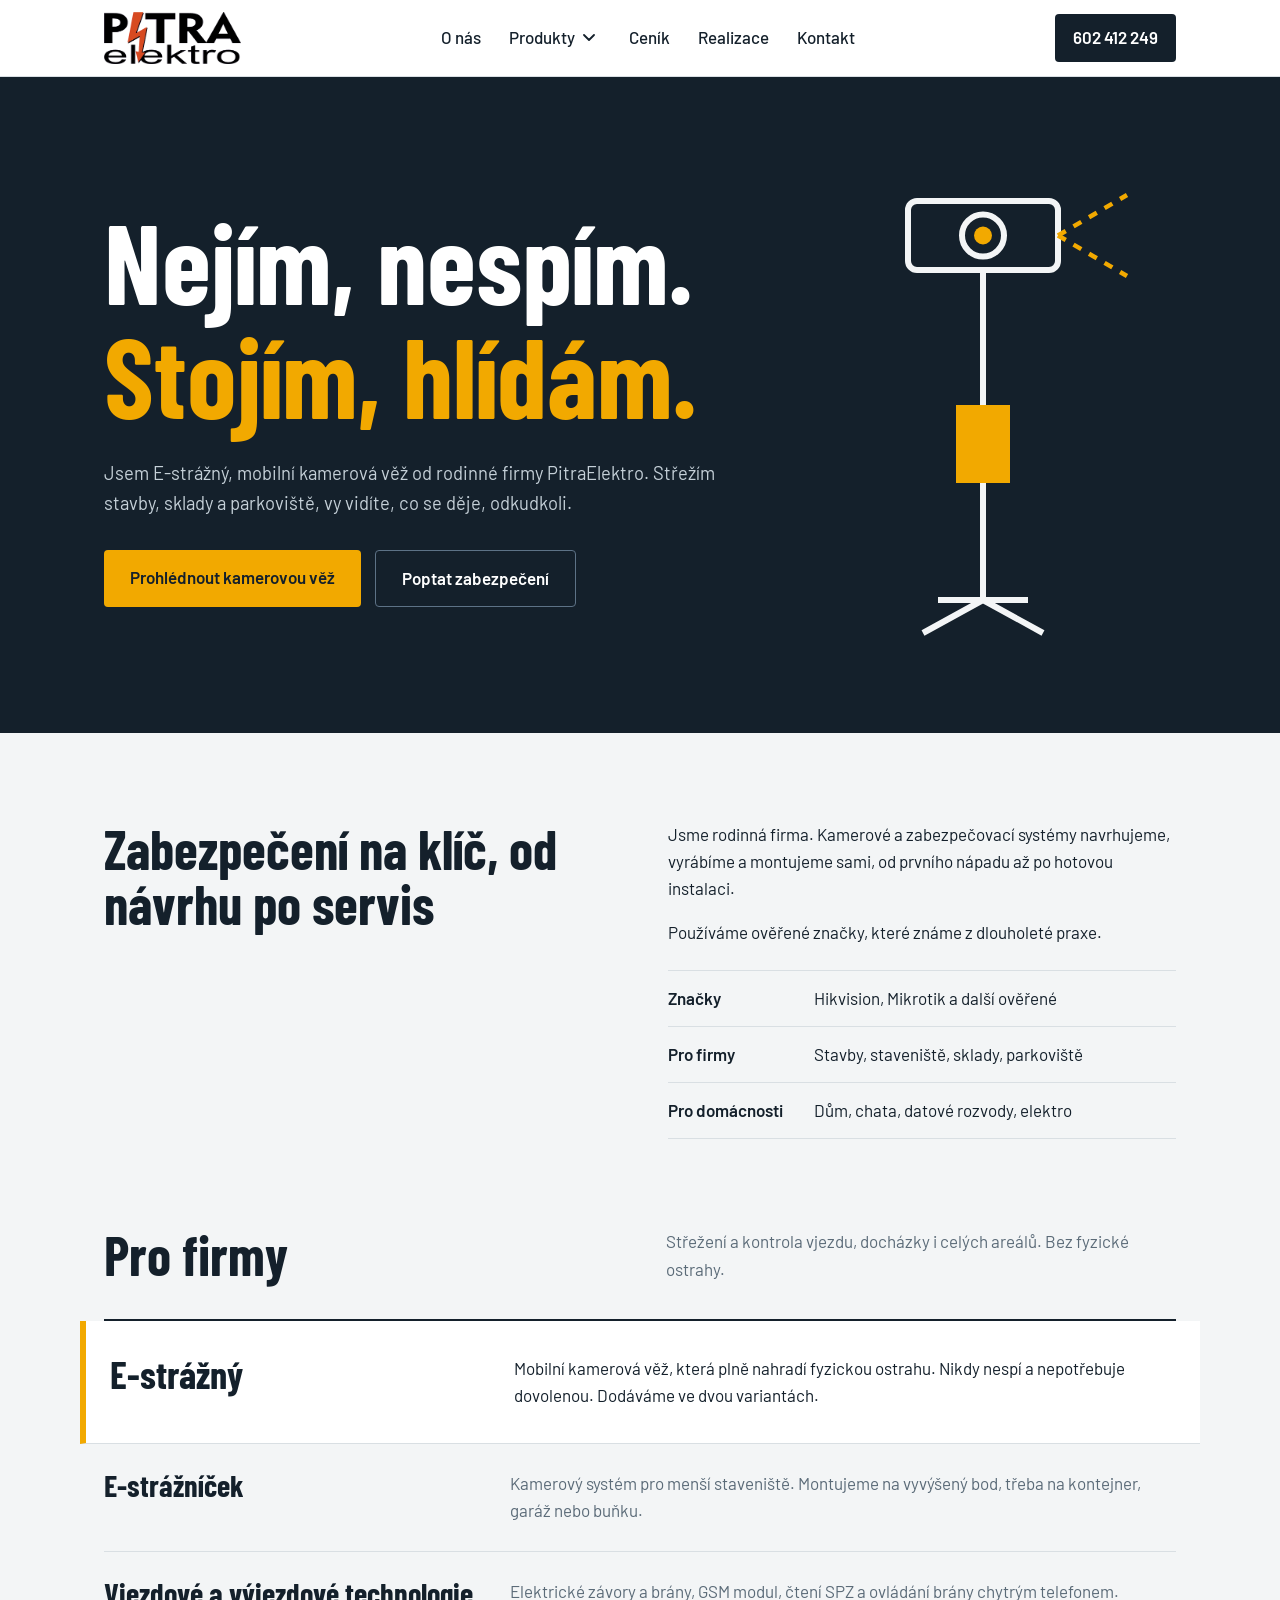
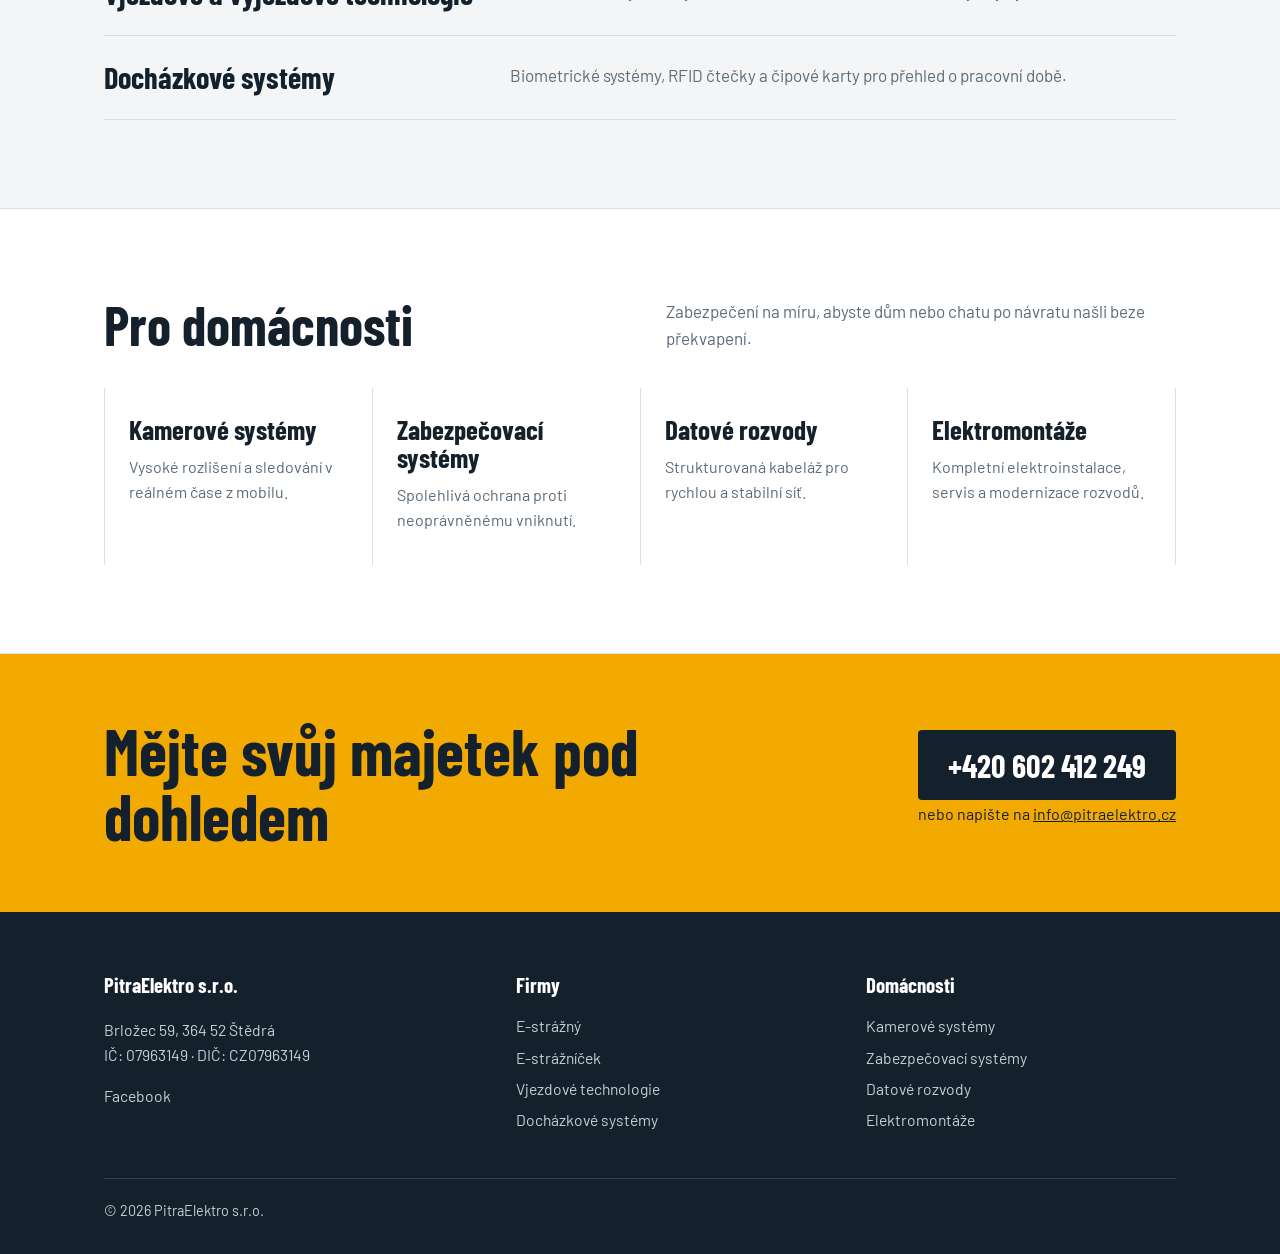
<file: index.html>
<!DOCTYPE html>
<html lang="cs">
<head>
<meta charset="utf-8">
<meta name="viewport" content="width=device-width, initial-scale=1">
<title>Elektronické zabezpečení a kamerové systémy – Pitra Elektro</title>
<meta name="description" content="Rodinná firma. Kamerové a zabezpečovací systémy na klíč, mobilní kamerová věž E-strážný, vjezdové technologie, datové rozvody a elektromontáže.">
<link rel="preconnect" href="https://fonts.googleapis.com">
<link rel="preconnect" href="https://fonts.gstatic.com" crossorigin>
<link href="https://fonts.googleapis.com/css2?family=Barlow+Condensed:wght@600;700&family=Barlow:wght@400;500;600&display=swap" rel="stylesheet">
<link rel="stylesheet" href="style.css">
</head>
<body>

<header>
  <div class="wrap bar">
    <a class="logo" href="index.html" aria-label="PitraElektro s.r.o. – úvod"><img src="imgs/logo.png" alt="PitraElektro s.r.o."></a>
    <nav id="menu" aria-label="Hlavní menu">
      <ul>
        <li><a href="o-nas.html">O nás</a></li>
        <li class="has-sub"><a href="produkty.html">Produkty</a><button class="subtoggle" type="button" aria-expanded="false" aria-label="Rozbalit nabídku produktů"><svg viewBox="0 0 12 8" width="12" height="8" fill="none" stroke="currentColor" stroke-width="1.8" stroke-linecap="round" stroke-linejoin="round"><path d="M1 1l5 5 5-5"/></svg></button><ul class="sub"><li><a href="produkty/1-e-strazny.html">E-strážný</a></li><li><a href="produkty/2-e-straznicek.html">E-strážníček</a></li><li><a href="produkty/3-vjezdove-vyjezdove-technologie.html">Vjezdové/výjezdové technologie</a></li><li><a href="produkty/4-dochazkove-systemy.html">Docházkové systémy</a></li><li><a href="produkty/9-mobilni-kamerova-vez-nejmodernejsi-technologie-pro-strezeni-a-vzdaleny-dohled.html">Mobilní kamerová věž</a></li><li><a href="produkty/5-kamerove-systemy.html">Kamerové systémy</a></li><li><a href="produkty/6-zabezpecovaci-systemy.html">Zabezpečovací systémy</a></li><li><a href="produkty/7-datove-rozvody.html">Datové rozvody</a></li><li><a href="produkty/8-elektromontaze.html">Elektromontáže</a></li></ul></li>
        <li><a href="cenik.html">Ceník</a></li>
        <li><a href="realizace.html">Realizace</a></li>
        <li><a href="kontakt.html">Kontakt</a></li>
      </ul>
    </nav>
    <a class="tel" href="tel:+420602412249">602 412 249</a>
    <button class="burger" type="button" aria-expanded="false" aria-controls="menu" aria-label="Menu"><svg viewBox="0 0 24 24" fill="none" stroke="currentColor" stroke-width="2.2" stroke-linecap="round"><path class="o" d="M3 6h18M3 12h18M3 18h18"/><path class="c" d="M5 5l14 14M19 5L5 19"/></svg></button>
  </div>
</header>

<main>
<div class="hero">
  <div class="wrap">
    <div>
      <h1><span>Nejím, nespím.</span><span class="s">Stojím, hlídám.</span></h1>
      <p>Jsem E-strážný, mobilní kamerová věž od rodinné firmy PitraElektro. Střežím stavby, sklady a parkoviště, vy vidíte, co se děje, odkudkoli.</p>
      <div class="btns">
        <a class="btn p" href="produkty/9-mobilni-kamerova-vez-nejmodernejsi-technologie-pro-strezeni-a-vzdaleny-dohled.html">Prohlédnout kamerovou věž</a>
        <a class="btn g" href="kontakt.html">Poptat zabezpečení</a>
      </div>
    </div>
    <svg class="tower" viewBox="0 0 200 320" role="img" aria-label="Schéma mobilní kamerové věže">
      <g fill="none" stroke="#f3f5f6" stroke-width="4" stroke-linejoin="round">
        <path d="M100 70V290M70 290H130M100 290L60 312M100 290L140 312"/>
        <rect x="50" y="24" width="100" height="46" rx="6" fill="#14202b"/>
        <circle cx="100" cy="47" r="14"/>
      </g>
      <circle cx="100" cy="47" r="6" fill="#f2a900"/>
      <path d="M150 47L196 20M150 47L196 74" stroke="#f2a900" stroke-width="3" stroke-dasharray="6 6" fill="none"/>
      <rect x="82" y="160" width="36" height="52" fill="#f2a900"/>
    </svg>
  </div>
</div>

<section id="o-nas">
  <div class="wrap intro">
    <div>
      <h2>Zabezpečení na klíč, od návrhu po servis</h2>
    </div>
    <div>
      <p>Jsme rodinná firma. Kamerové a zabezpečovací systémy navrhujeme, vyrábíme a montujeme sami, od prvního nápadu až po hotovou instalaci.</p>
      <p>Používáme ověřené značky, které známe z dlouholeté praxe.</p>
      <div class="facts">
        <div><b>Značky</b><span>Hikvision, Mikrotik a další ověřené</span></div>
        <div><b>Pro firmy</b><span>Stavby, staveniště, sklady, parkoviště</span></div>
        <div><b>Pro domácnosti</b><span>Dům, chata, datové rozvody, elektro</span></div>
      </div>
    </div>
  </div>
</section>

<section id="firmy" style="padding-top:0">
  <div class="wrap">
    <div class="head">
      <h2>Pro firmy</h2>
      <p>Střežení a kontrola vjezdu, docházky i celých areálů. Bez fyzické ostrahy.</p>
    </div>
    <div class="list">
      <a class="row main" href="produkty/1-e-strazny.html"><h3>E-strážný</h3><p>Mobilní kamerová věž, která plně nahradí fyzickou ostrahu. Nikdy nespí a nepotřebuje dovolenou. Dodáváme ve dvou variantách.</p></a>
      <a class="row" href="produkty/2-e-straznicek.html"><h3>E-strážníček</h3><p>Kamerový systém pro menší staveniště. Montujeme na vyvýšený bod, třeba na kontejner, garáž nebo buňku.</p></a>
      <a class="row" href="produkty/3-vjezdove-vyjezdove-technologie.html"><h3>Vjezdové a výjezdové technologie</h3><p>Elektrické závory a brány, GSM modul, čtení SPZ a ovládání brány chytrým telefonem.</p></a>
      <a class="row" href="produkty/4-dochazkove-systemy.html"><h3>Docházkové systémy</h3><p>Biometrické systémy, RFID čtečky a čipové karty pro přehled o pracovní době.</p></a>
    </div>
  </div>
</section>

<section id="domacnosti" class="home">
  <div class="wrap">
    <div class="head">
      <h2>Pro domácnosti</h2>
      <p>Zabezpečení na míru, abyste dům nebo chatu po návratu našli beze překvapení.</p>
    </div>
    <div class="grid">
      <a href="produkty/5-kamerove-systemy.html"><h3>Kamerové systémy</h3><p>Vysoké rozlišení a sledování v reálném čase z mobilu.</p></a>
      <a href="produkty/6-zabezpecovaci-systemy.html"><h3>Zabezpečovací systémy</h3><p>Spolehlivá ochrana proti neoprávněnému vniknutí.</p></a>
      <a href="produkty/7-datove-rozvody.html"><h3>Datové rozvody</h3><p>Strukturovaná kabeláž pro rychlou a stabilní síť.</p></a>
      <a href="produkty/8-elektromontaze.html"><h3>Elektromontáže</h3><p>Kompletní elektroinstalace, servis a modernizace rozvodů.</p></a>
    </div>
  </div>
</section>

<div class="cta">
  <div class="wrap" style="padding-top:64px;padding-bottom:64px">
    <h2>Mějte svůj majetek pod dohledem</h2>
    <div>
      <a class="big" href="tel:+420602412249">+420 602 412 249</a>
      <small>nebo napište na <a href="mailto:info@pitraelektro.cz">info@pitraelektro.cz</a></small>
    </div>
  </div>
</div>
</main>

<footer>
  <div class="wrap">
    <div>
      <h4>PitraElektro s.r.o.</h4>
      <p>Brložec 59, 364 52 Štědrá<br>IČ: 07963149 · DIČ: CZ07963149</p>
      <p><a href="https://www.facebook.com/PitraElektro">Facebook</a></p>
    </div>
    <div>
      <h4>Firmy</h4>
      <ul>
        <li><a href="produkty/1-e-strazny.html">E-strážný</a></li>
        <li><a href="produkty/2-e-straznicek.html">E-strážníček</a></li>
        <li><a href="produkty/3-vjezdove-vyjezdove-technologie.html">Vjezdové technologie</a></li>
        <li><a href="produkty/4-dochazkove-systemy.html">Docházkové systémy</a></li>
      </ul>
    </div>
    <div>
      <h4>Domácnosti</h4>
      <ul>
        <li><a href="produkty/5-kamerove-systemy.html">Kamerové systémy</a></li>
        <li><a href="produkty/6-zabezpecovaci-systemy.html">Zabezpečovací systémy</a></li>
        <li><a href="produkty/7-datove-rozvody.html">Datové rozvody</a></li>
        <li><a href="produkty/8-elektromontaze.html">Elektromontáže</a></li>
      </ul>
    </div>
    <div class="copy">© 2026 PitraElektro s.r.o.</div>
  </div>
</footer>
<script src="script.js"></script>
</body>
</html>
</file>
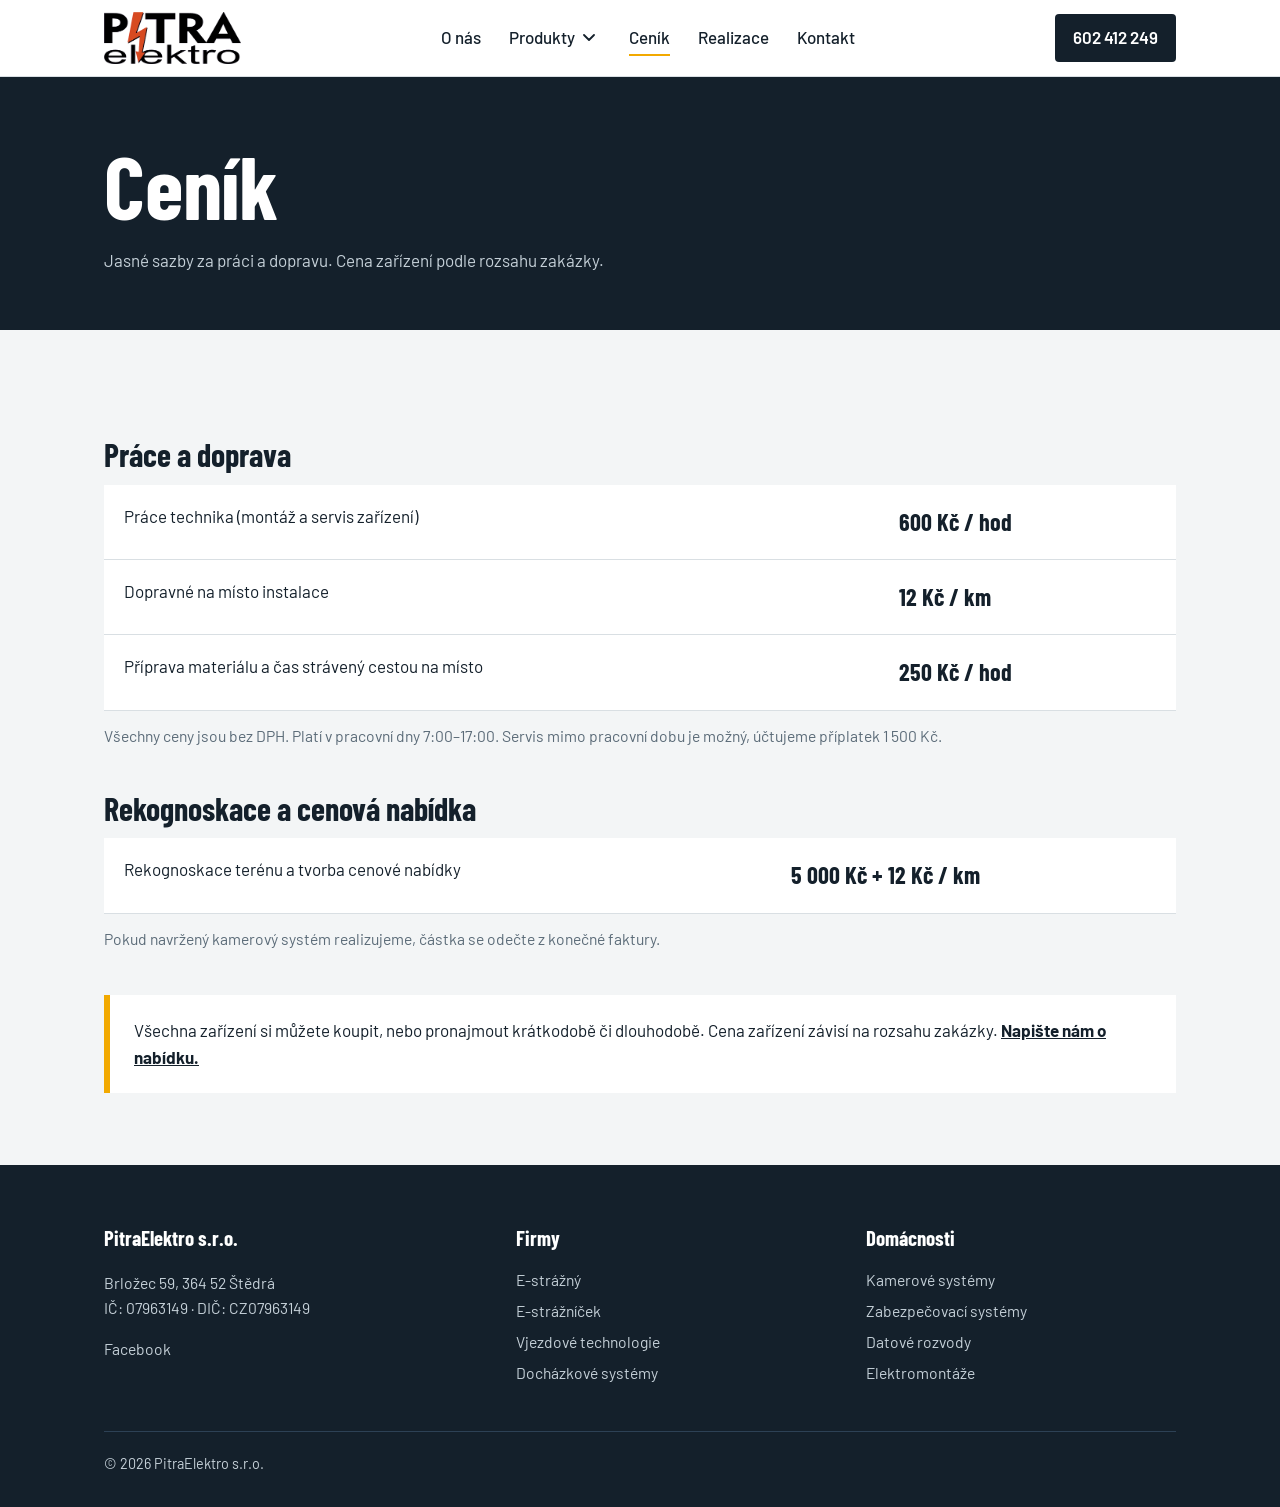
<file: cenik.html>
<!DOCTYPE html>
<html lang="cs">
<head>
<meta charset="utf-8">
<meta name="viewport" content="width=device-width, initial-scale=1">
<title>Ceník – Pitra Elektro</title>
<meta name="description" content="Jasné sazby za práci a dopravu. Cena zařízení podle rozsahu zakázky.">
<link rel="preconnect" href="https://fonts.googleapis.com">
<link rel="preconnect" href="https://fonts.gstatic.com" crossorigin>
<link href="https://fonts.googleapis.com/css2?family=Barlow+Condensed:wght@600;700&family=Barlow:wght@400;500;600&display=swap" rel="stylesheet">
<link rel="stylesheet" href="style.css">
</head>
<body>

<header>
  <div class="wrap bar">
    <a class="logo" href="index.html" aria-label="PitraElektro s.r.o. – úvod"><img src="imgs/logo.png" alt="PitraElektro s.r.o."></a>
    <nav id="menu" aria-label="Hlavní menu">
      <ul>
        <li><a href="o-nas.html">O nás</a></li>
        <li class="has-sub"><a href="produkty.html">Produkty</a><button class="subtoggle" type="button" aria-expanded="false" aria-label="Rozbalit nabídku produktů"><svg viewBox="0 0 12 8" width="12" height="8" fill="none" stroke="currentColor" stroke-width="1.8" stroke-linecap="round" stroke-linejoin="round"><path d="M1 1l5 5 5-5"/></svg></button><ul class="sub"><li><a href="produkty/1-e-strazny.html">E-strážný</a></li><li><a href="produkty/2-e-straznicek.html">E-strážníček</a></li><li><a href="produkty/3-vjezdove-vyjezdove-technologie.html">Vjezdové/výjezdové technologie</a></li><li><a href="produkty/4-dochazkove-systemy.html">Docházkové systémy</a></li><li><a href="produkty/9-mobilni-kamerova-vez-nejmodernejsi-technologie-pro-strezeni-a-vzdaleny-dohled.html">Mobilní kamerová věž</a></li><li><a href="produkty/5-kamerove-systemy.html">Kamerové systémy</a></li><li><a href="produkty/6-zabezpecovaci-systemy.html">Zabezpečovací systémy</a></li><li><a href="produkty/7-datove-rozvody.html">Datové rozvody</a></li><li><a href="produkty/8-elektromontaze.html">Elektromontáže</a></li></ul></li>
        <li><a href="cenik.html" aria-current="page">Ceník</a></li>
        <li><a href="realizace.html">Realizace</a></li>
        <li><a href="kontakt.html">Kontakt</a></li>
      </ul>
    </nav>
    <a class="tel" href="tel:+420602412249">602 412 249</a>
    <button class="burger" type="button" aria-expanded="false" aria-controls="menu" aria-label="Menu"><svg viewBox="0 0 24 24" fill="none" stroke="currentColor" stroke-width="2.2" stroke-linecap="round"><path class="o" d="M3 6h18M3 12h18M3 18h18"/><path class="c" d="M5 5l14 14M19 5L5 19"/></svg></button>
  </div>
</header>

<main>
<div class="page"><div class="wrap"><h1>Ceník</h1><p>Jasné sazby za práci a dopravu. Cena zařízení podle rozsahu zakázky.</p></div></div>
<section class="doc price"><div class="wrap">
<h2>Práce a doprava</h2>
<table><tbody>
<tr><td>Práce technika (montáž a servis zařízení)</td><td>600 Kč / hod</td></tr>
<tr><td>Dopravné na místo instalace</td><td>12 Kč / km</td></tr>
<tr><td>Příprava materiálu a čas strávený cestou na místo</td><td>250 Kč / hod</td></tr></tbody></table>
<p class="note">Všechny ceny jsou bez DPH. Platí v pracovní dny 7:00–17:00. Servis mimo pracovní dobu je možný, účtujeme příplatek 1 500 Kč.</p>
<h2>Rekognoskace a cenová nabídka</h2>
<table><tbody><tr><td>Rekognoskace terénu a tvorba cenové nabídky</td><td>5 000 Kč + 12 Kč / km</td></tr></tbody></table>
<p class="note">Pokud navržený kamerový systém realizujeme, částka se odečte z konečné faktury.</p>
<div class="callout"><p>Všechna zařízení si můžete koupit, nebo pronajmout krátkodobě či dlouhodobě. Cena zařízení závisí na rozsahu zakázky. <a href="kontakt.html"><b>Napište nám o nabídku.</b></a></p></div>
</div></section>
</main>

<footer>
  <div class="wrap">
    <div>
      <h4>PitraElektro s.r.o.</h4>
      <p>Brložec 59, 364 52 Štědrá<br>IČ: 07963149 · DIČ: CZ07963149</p>
      <p><a href="https://www.facebook.com/PitraElektro">Facebook</a></p>
    </div>
    <div>
      <h4>Firmy</h4>
      <ul>
        <li><a href="produkty/1-e-strazny.html">E-strážný</a></li>
        <li><a href="produkty/2-e-straznicek.html">E-strážníček</a></li>
        <li><a href="produkty/3-vjezdove-vyjezdove-technologie.html">Vjezdové technologie</a></li>
        <li><a href="produkty/4-dochazkove-systemy.html">Docházkové systémy</a></li>
      </ul>
    </div>
    <div>
      <h4>Domácnosti</h4>
      <ul>
        <li><a href="produkty/5-kamerove-systemy.html">Kamerové systémy</a></li>
        <li><a href="produkty/6-zabezpecovaci-systemy.html">Zabezpečovací systémy</a></li>
        <li><a href="produkty/7-datove-rozvody.html">Datové rozvody</a></li>
        <li><a href="produkty/8-elektromontaze.html">Elektromontáže</a></li>
      </ul>
    </div>
    <div class="copy">© 2026 PitraElektro s.r.o.</div>
  </div>
</footer>
<script src="script.js"></script>
</body>
</html>
</file>
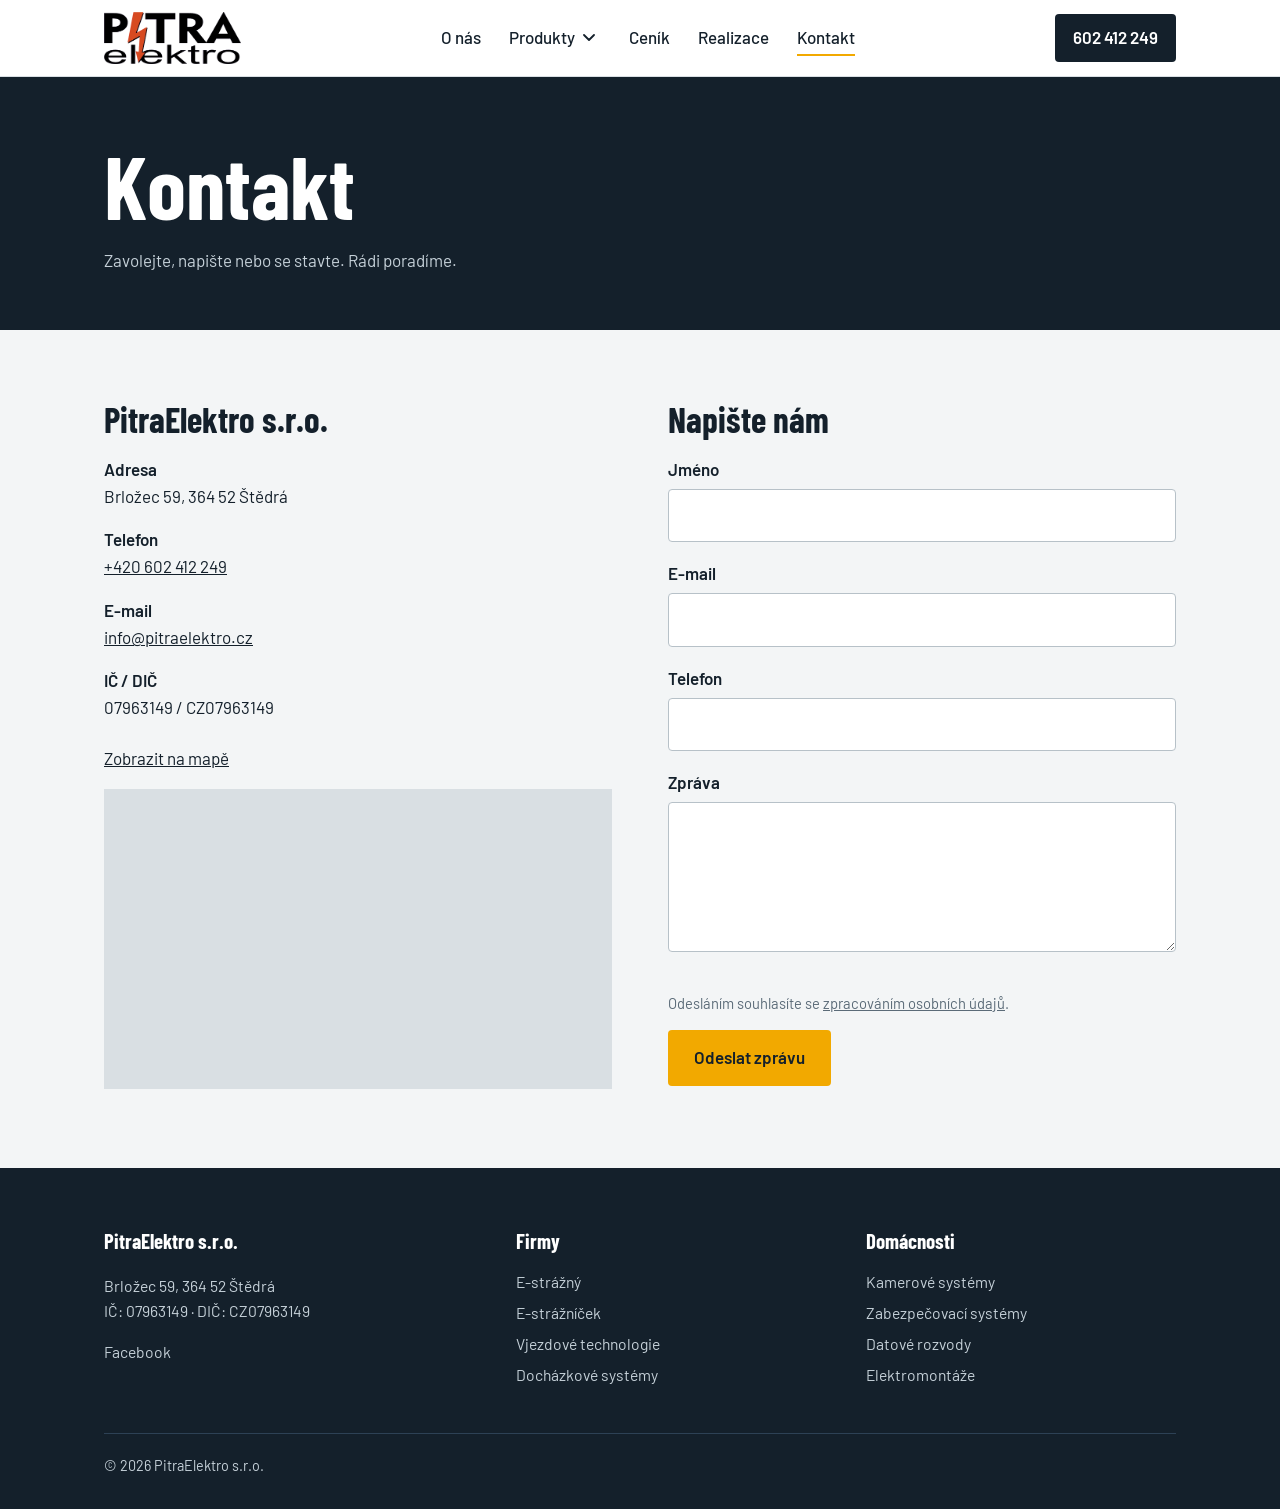
<file: kontakt.html>
<!DOCTYPE html>
<html lang="cs">
<head>
<meta charset="utf-8">
<meta name="viewport" content="width=device-width, initial-scale=1">
<title>Kontakt – Pitra Elektro</title>
<meta name="description" content="Zavolejte, napište nebo se stavte. Rádi poradíme.">
<link rel="preconnect" href="https://fonts.googleapis.com">
<link rel="preconnect" href="https://fonts.gstatic.com" crossorigin>
<link href="https://fonts.googleapis.com/css2?family=Barlow+Condensed:wght@600;700&family=Barlow:wght@400;500;600&display=swap" rel="stylesheet">
<link rel="stylesheet" href="style.css">
</head>
<body>

<header>
  <div class="wrap bar">
    <a class="logo" href="index.html" aria-label="PitraElektro s.r.o. – úvod"><img src="imgs/logo.png" alt="PitraElektro s.r.o."></a>
    <nav id="menu" aria-label="Hlavní menu">
      <ul>
        <li><a href="o-nas.html">O nás</a></li>
        <li class="has-sub"><a href="produkty.html">Produkty</a><button class="subtoggle" type="button" aria-expanded="false" aria-label="Rozbalit nabídku produktů"><svg viewBox="0 0 12 8" width="12" height="8" fill="none" stroke="currentColor" stroke-width="1.8" stroke-linecap="round" stroke-linejoin="round"><path d="M1 1l5 5 5-5"/></svg></button><ul class="sub"><li><a href="produkty/1-e-strazny.html">E-strážný</a></li><li><a href="produkty/2-e-straznicek.html">E-strážníček</a></li><li><a href="produkty/3-vjezdove-vyjezdove-technologie.html">Vjezdové/výjezdové technologie</a></li><li><a href="produkty/4-dochazkove-systemy.html">Docházkové systémy</a></li><li><a href="produkty/9-mobilni-kamerova-vez-nejmodernejsi-technologie-pro-strezeni-a-vzdaleny-dohled.html">Mobilní kamerová věž</a></li><li><a href="produkty/5-kamerove-systemy.html">Kamerové systémy</a></li><li><a href="produkty/6-zabezpecovaci-systemy.html">Zabezpečovací systémy</a></li><li><a href="produkty/7-datove-rozvody.html">Datové rozvody</a></li><li><a href="produkty/8-elektromontaze.html">Elektromontáže</a></li></ul></li>
        <li><a href="cenik.html">Ceník</a></li>
        <li><a href="realizace.html">Realizace</a></li>
        <li><a href="kontakt.html" aria-current="page">Kontakt</a></li>
      </ul>
    </nav>
    <a class="tel" href="tel:+420602412249">602 412 249</a>
    <button class="burger" type="button" aria-expanded="false" aria-controls="menu" aria-label="Menu"><svg viewBox="0 0 24 24" fill="none" stroke="currentColor" stroke-width="2.2" stroke-linecap="round"><path class="o" d="M3 6h18M3 12h18M3 18h18"/><path class="c" d="M5 5l14 14M19 5L5 19"/></svg></button>
  </div>
</header>

<main>
<div class="page"><div class="wrap"><h1>Kontakt</h1><p>Zavolejte, napište nebo se stavte. Rádi poradíme.</p></div></div>
<section class="doc"><div class="wrap contact">
<div><h2>PitraElektro s.r.o.</h2>
<dl><dt>Adresa</dt><dd>Brložec 59, 364 52 Štědrá</dd>
<dt>Telefon</dt><dd><a href="tel:+420602412249">+420 602 412 249</a></dd>
<dt>E-mail</dt><dd><a href="mailto:info@pitraelektro.cz">info@pitraelektro.cz</a></dd>
<dt>IČ / DIČ</dt><dd>07963149 / CZ07963149</dd></dl>
<a href="https://mapy.cz/s/mocamozota">Zobrazit na mapě</a>
<iframe title="Mapa – PitraElektro s.r.o." loading="lazy" src="https://www.google.com/maps/embed?pb=!1m18!1m12!1m3!1d79617.06820467144!2d12.990120623035171!3d50.06871107013536!2m3!1f0!2f0!3f0!3m2!1i1024!2i768!4f13.1!3m3!1m2!1s0x3c2a9c0d02f3bef%3A0xbee35be325a41b0d!2sPitraElektro%20s.r.o.!5e0!3m2!1scs!2scz!4v1755849831454!5m2!1scs!2scz"></iframe></div>
<div><h2>Napište nám</h2>
<form action="#" method="post">
<label for="jm">Jméno</label><input id="jm" name="jmeno" required autocomplete="name">
<label for="em">E-mail</label><input id="em" name="email" type="email" required autocomplete="email">
<label for="tl">Telefon</label><input id="tl" name="telefon" type="tel" autocomplete="tel">
<label for="zp">Zpráva</label><textarea id="zp" name="zprava" required></textarea>
<p class="small">Odesláním souhlasíte se <a href="https://www.pitraelektro.cz/podminky-ochrany-osobnich-udaju.pdf">zpracováním osobních údajů</a>.</p>
<button class="btn p" type="submit">Odeslat zprávu</button>
</form></div></div></section>
</main>

<footer>
  <div class="wrap">
    <div>
      <h4>PitraElektro s.r.o.</h4>
      <p>Brložec 59, 364 52 Štědrá<br>IČ: 07963149 · DIČ: CZ07963149</p>
      <p><a href="https://www.facebook.com/PitraElektro">Facebook</a></p>
    </div>
    <div>
      <h4>Firmy</h4>
      <ul>
        <li><a href="produkty/1-e-strazny.html">E-strážný</a></li>
        <li><a href="produkty/2-e-straznicek.html">E-strážníček</a></li>
        <li><a href="produkty/3-vjezdove-vyjezdove-technologie.html">Vjezdové technologie</a></li>
        <li><a href="produkty/4-dochazkove-systemy.html">Docházkové systémy</a></li>
      </ul>
    </div>
    <div>
      <h4>Domácnosti</h4>
      <ul>
        <li><a href="produkty/5-kamerove-systemy.html">Kamerové systémy</a></li>
        <li><a href="produkty/6-zabezpecovaci-systemy.html">Zabezpečovací systémy</a></li>
        <li><a href="produkty/7-datove-rozvody.html">Datové rozvody</a></li>
        <li><a href="produkty/8-elektromontaze.html">Elektromontáže</a></li>
      </ul>
    </div>
    <div class="copy">© 2026 PitraElektro s.r.o.</div>
  </div>
</footer>
<script src="script.js"></script>
</body>
</html>
</file>
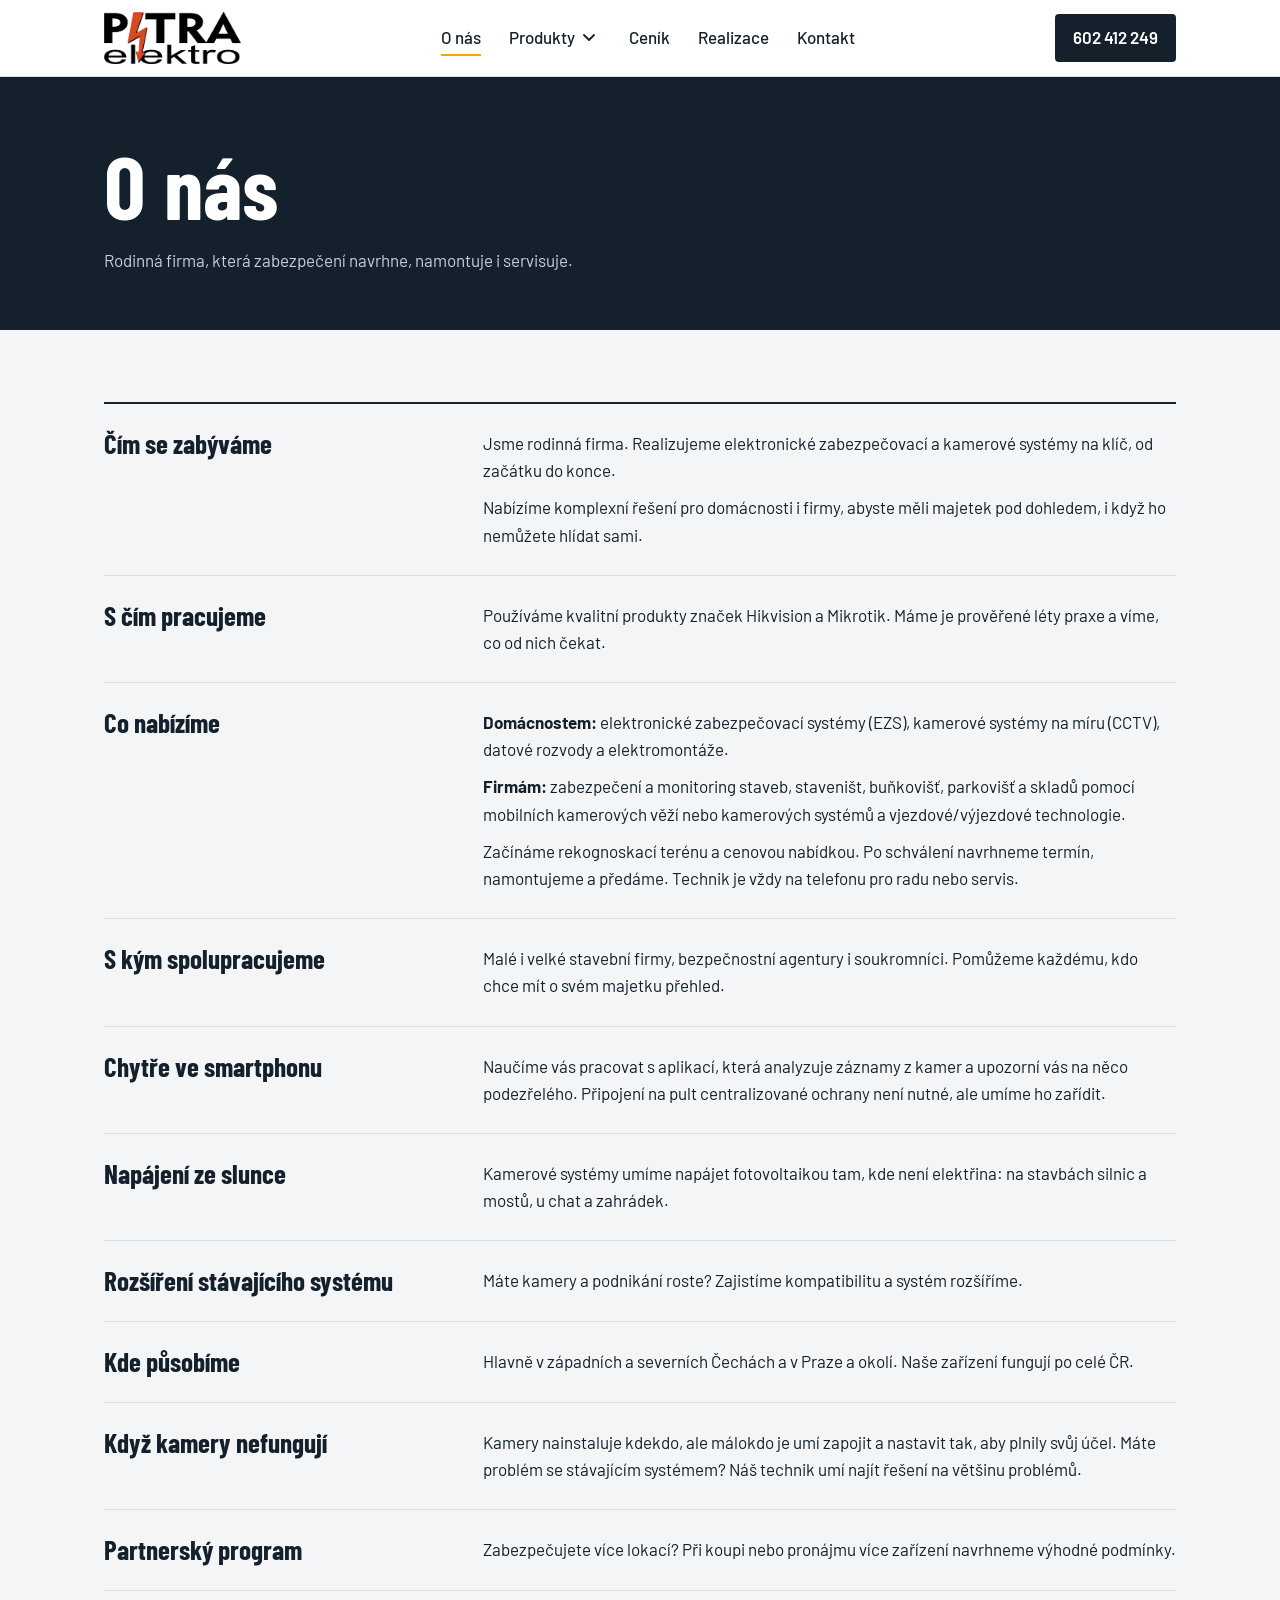
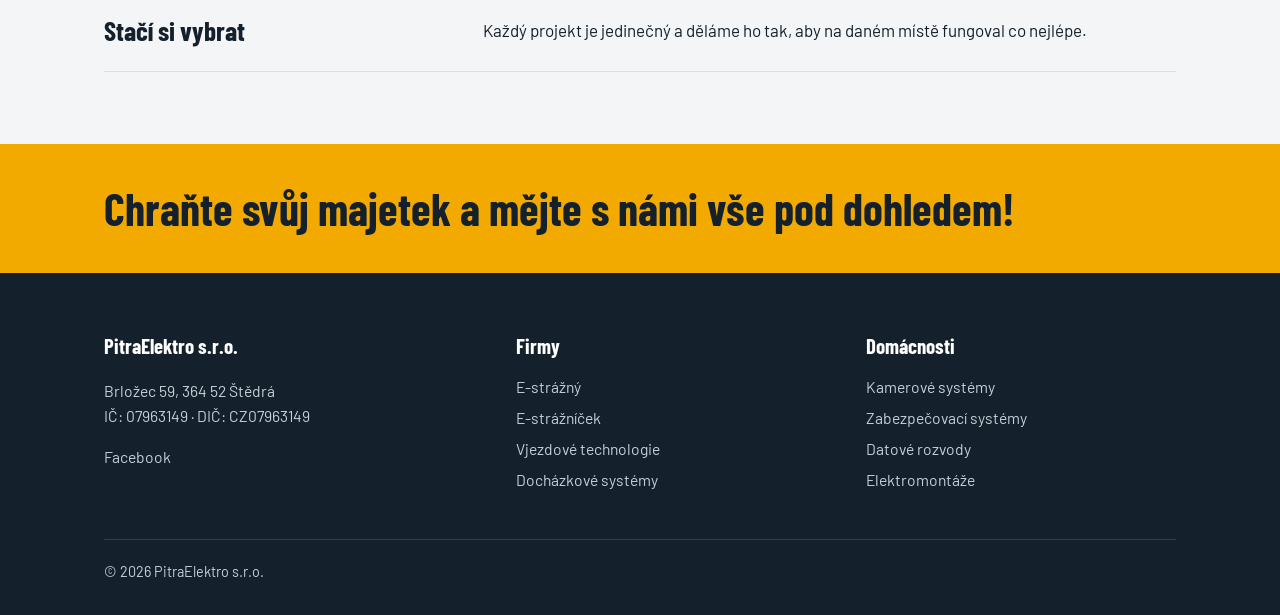
<file: o-nas.html>
<!DOCTYPE html>
<html lang="cs">
<head>
<meta charset="utf-8">
<meta name="viewport" content="width=device-width, initial-scale=1">
<title>O nás – Pitra Elektro</title>
<meta name="description" content="Rodinná firma, která zabezpečení navrhne, namontuje i servisuje.">
<link rel="preconnect" href="https://fonts.googleapis.com">
<link rel="preconnect" href="https://fonts.gstatic.com" crossorigin>
<link href="https://fonts.googleapis.com/css2?family=Barlow+Condensed:wght@600;700&family=Barlow:wght@400;500;600&display=swap" rel="stylesheet">
<link rel="stylesheet" href="style.css">
</head>
<body>

<header>
  <div class="wrap bar">
    <a class="logo" href="index.html" aria-label="PitraElektro s.r.o. – úvod"><img src="imgs/logo.png" alt="PitraElektro s.r.o."></a>
    <nav id="menu" aria-label="Hlavní menu">
      <ul>
        <li><a href="o-nas.html" aria-current="page">O nás</a></li>
        <li class="has-sub"><a href="produkty.html">Produkty</a><button class="subtoggle" type="button" aria-expanded="false" aria-label="Rozbalit nabídku produktů"><svg viewBox="0 0 12 8" width="12" height="8" fill="none" stroke="currentColor" stroke-width="1.8" stroke-linecap="round" stroke-linejoin="round"><path d="M1 1l5 5 5-5"/></svg></button><ul class="sub"><li><a href="produkty/1-e-strazny.html">E-strážný</a></li><li><a href="produkty/2-e-straznicek.html">E-strážníček</a></li><li><a href="produkty/3-vjezdove-vyjezdove-technologie.html">Vjezdové/výjezdové technologie</a></li><li><a href="produkty/4-dochazkove-systemy.html">Docházkové systémy</a></li><li><a href="produkty/9-mobilni-kamerova-vez-nejmodernejsi-technologie-pro-strezeni-a-vzdaleny-dohled.html">Mobilní kamerová věž</a></li><li><a href="produkty/5-kamerove-systemy.html">Kamerové systémy</a></li><li><a href="produkty/6-zabezpecovaci-systemy.html">Zabezpečovací systémy</a></li><li><a href="produkty/7-datove-rozvody.html">Datové rozvody</a></li><li><a href="produkty/8-elektromontaze.html">Elektromontáže</a></li></ul></li>
        <li><a href="cenik.html">Ceník</a></li>
        <li><a href="realizace.html">Realizace</a></li>
        <li><a href="kontakt.html">Kontakt</a></li>
      </ul>
    </nav>
    <a class="tel" href="tel:+420602412249">602 412 249</a>
    <button class="burger" type="button" aria-expanded="false" aria-controls="menu" aria-label="Menu"><svg viewBox="0 0 24 24" fill="none" stroke="currentColor" stroke-width="2.2" stroke-linecap="round"><path class="o" d="M3 6h18M3 12h18M3 18h18"/><path class="c" d="M5 5l14 14M19 5L5 19"/></svg></button>
  </div>
</header>

<main>
<div class="page"><div class="wrap"><h1>O nás</h1><p>Rodinná firma, která zabezpečení navrhne, namontuje i servisuje.</p></div></div>
<section class="doc"><div class="wrap"><div class="list">
<div class="row"><h3>Čím se zabýváme</h3><div><p>Jsme rodinná firma. Realizujeme elektronické zabezpečovací a kamerové systémy na klíč, od začátku do konce.</p><p>Nabízíme komplexní řešení pro domácnosti i firmy, abyste měli majetek pod dohledem, i když ho nemůžete hlídat sami.</p></div></div>
<div class="row"><h3>S čím pracujeme</h3><div><p>Používáme kvalitní produkty značek Hikvision a Mikrotik. Máme je prověřené léty praxe a víme, co od nich čekat.</p></div></div>
<div class="row"><h3>Co nabízíme</h3><div><p><b>Domácnostem:</b> elektronické zabezpečovací systémy (EZS), kamerové systémy na míru (CCTV), datové rozvody a elektromontáže.</p><p><b>Firmám:</b> zabezpečení a monitoring staveb, staveništ, buňkovišť, parkovišť a skladů pomocí mobilních kamerových věží nebo kamerových systémů a vjezdové/výjezdové technologie.</p><p>Začínáme rekognoskací terénu a cenovou nabídkou. Po schválení navrhneme termín, namontujeme a předáme. Technik je vždy na telefonu pro radu nebo servis.</p></div></div>
<div class="row"><h3>S kým spolupracujeme</h3><div><p>Malé i velké stavební firmy, bezpečnostní agentury i soukromníci. Pomůžeme každému, kdo chce mít o svém majetku přehled.</p></div></div>
<div class="row"><h3>Chytře ve smartphonu</h3><div><p>Naučíme vás pracovat s aplikací, která analyzuje záznamy z kamer a upozorní vás na něco podezřelého. Připojení na pult centralizované ochrany není nutné, ale umíme ho zařídit.</p></div></div>
<div class="row"><h3>Napájení ze slunce</h3><div><p>Kamerové systémy umíme napájet fotovoltaikou tam, kde není elektřina: na stavbách silnic a mostů, u chat a zahrádek.</p></div></div>
<div class="row"><h3>Rozšíření stávajícího systému</h3><div><p>Máte kamery a podnikání roste? Zajistíme kompatibilitu a systém rozšíříme.</p></div></div>
<div class="row"><h3>Kde působíme</h3><div><p>Hlavně v západních a severních Čechách a v Praze a okolí. Naše zařízení fungují po celé ČR.</p></div></div>
<div class="row"><h3>Když kamery nefungují</h3><div><p>Kamery nainstaluje kdekdo, ale málokdo je umí zapojit a nastavit tak, aby plnily svůj účel. Máte problém se stávajícím systémem? Náš technik umí najít řešení na většinu problémů.</p></div></div>
<div class="row"><h3>Partnerský program</h3><div><p>Zabezpečujete více lokací? Při koupi nebo pronájmu více zařízení navrhneme výhodné podmínky.</p></div></div>
<div class="row"><h3>Stačí si vybrat</h3><div><p>Každý projekt je jedinečný a děláme ho tak, aby na daném místě fungoval co nejlépe.</p></div></div>
</div></div></section>
<div class="motto"><div class="wrap"><p>Chraňte svůj majetek a mějte s námi vše pod dohledem!</p></div></div>
</main>

<footer>
  <div class="wrap">
    <div>
      <h4>PitraElektro s.r.o.</h4>
      <p>Brložec 59, 364 52 Štědrá<br>IČ: 07963149 · DIČ: CZ07963149</p>
      <p><a href="https://www.facebook.com/PitraElektro">Facebook</a></p>
    </div>
    <div>
      <h4>Firmy</h4>
      <ul>
        <li><a href="produkty/1-e-strazny.html">E-strážný</a></li>
        <li><a href="produkty/2-e-straznicek.html">E-strážníček</a></li>
        <li><a href="produkty/3-vjezdove-vyjezdove-technologie.html">Vjezdové technologie</a></li>
        <li><a href="produkty/4-dochazkove-systemy.html">Docházkové systémy</a></li>
      </ul>
    </div>
    <div>
      <h4>Domácnosti</h4>
      <ul>
        <li><a href="produkty/5-kamerove-systemy.html">Kamerové systémy</a></li>
        <li><a href="produkty/6-zabezpecovaci-systemy.html">Zabezpečovací systémy</a></li>
        <li><a href="produkty/7-datove-rozvody.html">Datové rozvody</a></li>
        <li><a href="produkty/8-elektromontaze.html">Elektromontáže</a></li>
      </ul>
    </div>
    <div class="copy">© 2026 PitraElektro s.r.o.</div>
  </div>
</footer>
<script src="script.js"></script>
</body>
</html>
</file>
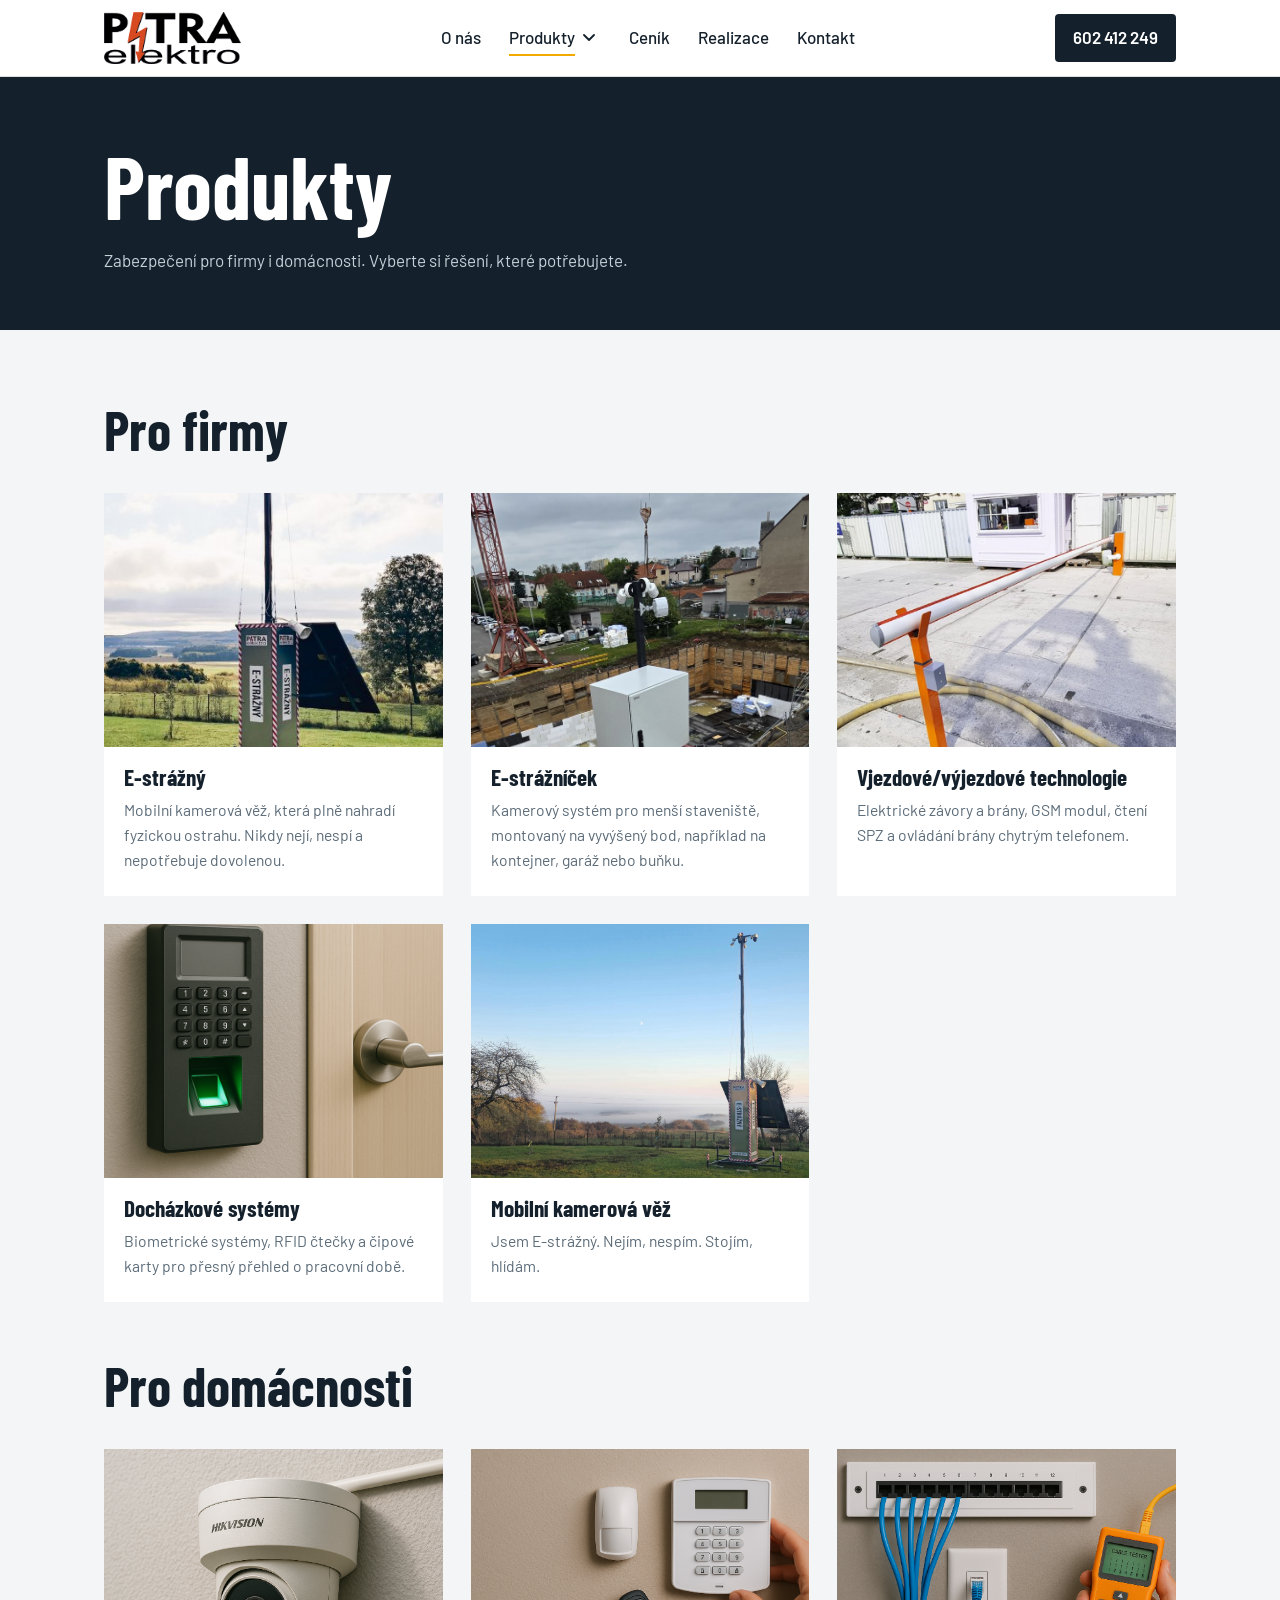
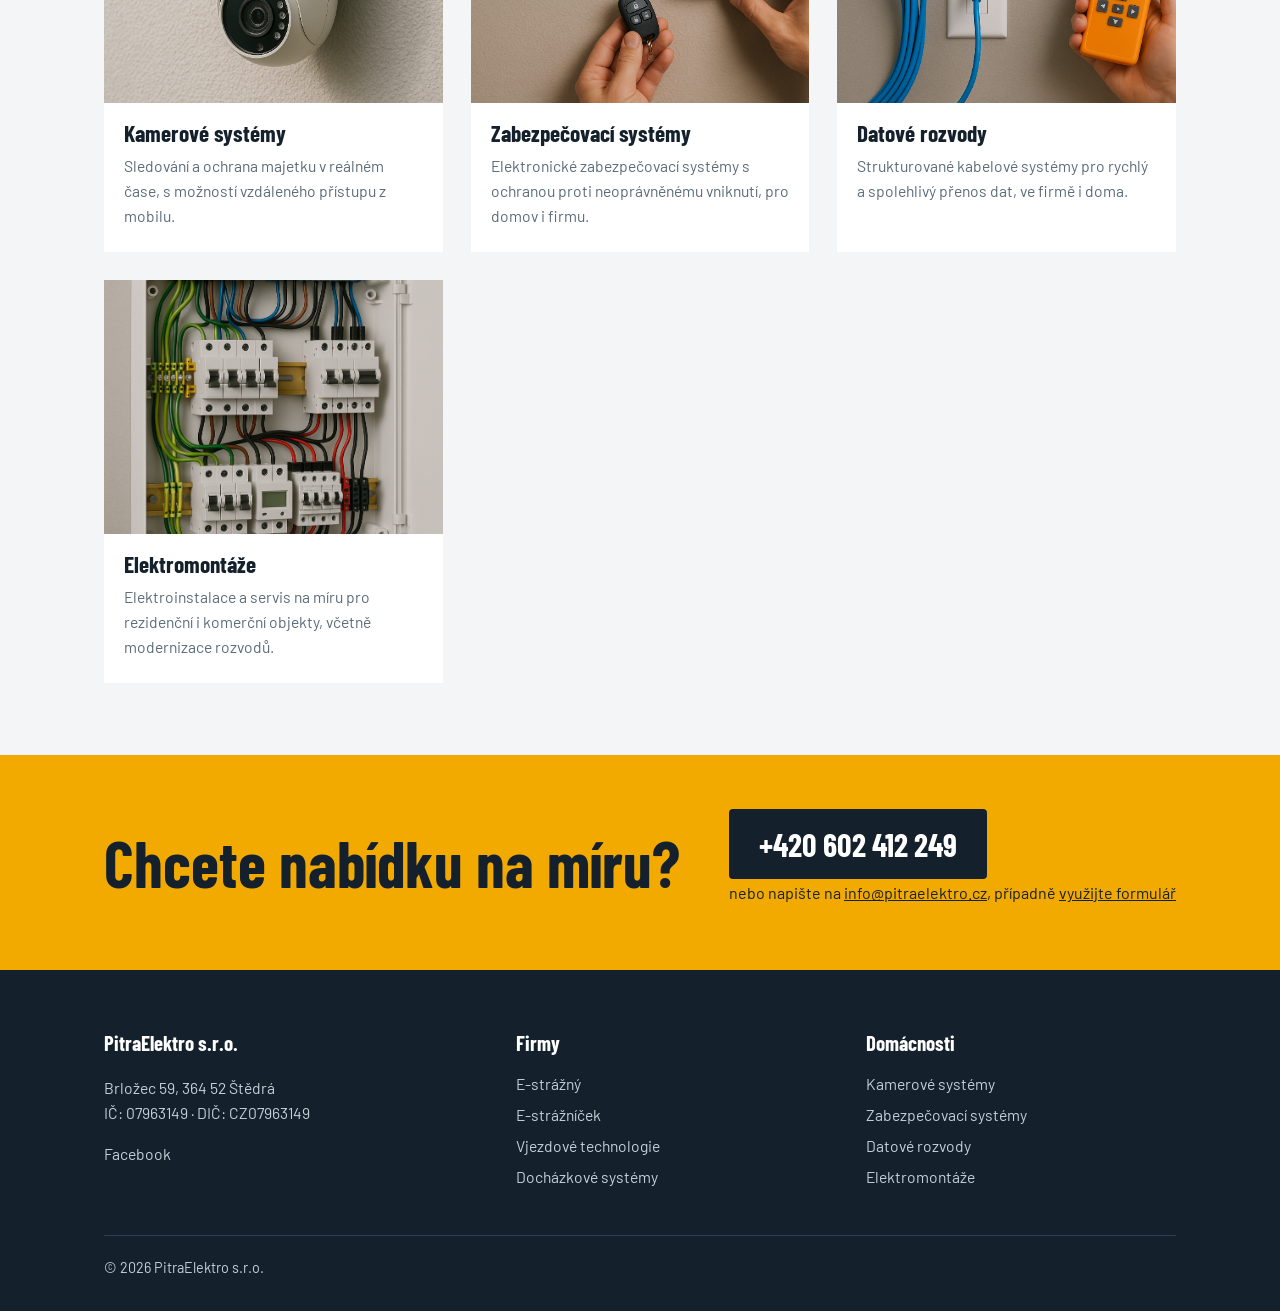
<file: produkty.html>
<!DOCTYPE html>
<html lang="cs">
<head>
<meta charset="utf-8">
<meta name="viewport" content="width=device-width, initial-scale=1">
<title>Produkty – Pitra Elektro</title>
<meta name="description" content="Zabezpečovací a kamerové systémy, mobilní kamerové věže, vjezdové technologie, docházka, datové rozvody a elektromontáže.">
<link rel="preconnect" href="https://fonts.googleapis.com">
<link rel="preconnect" href="https://fonts.gstatic.com" crossorigin>
<link href="https://fonts.googleapis.com/css2?family=Barlow+Condensed:wght@600;700&family=Barlow:wght@400;500;600&display=swap" rel="stylesheet">
<link rel="stylesheet" href="style.css">
</head>
<body>

<header>
  <div class="wrap bar">
    <a class="logo" href="index.html" aria-label="PitraElektro s.r.o. – úvod"><img src="imgs/logo.png" alt="PitraElektro s.r.o."></a>
    <nav id="menu" aria-label="Hlavní menu">
      <ul>
        <li><a href="o-nas.html">O nás</a></li>
        <li class="has-sub"><a href="produkty.html" aria-current="page">Produkty</a><button class="subtoggle" type="button" aria-expanded="false" aria-label="Rozbalit nabídku produktů"><svg viewBox="0 0 12 8" width="12" height="8" fill="none" stroke="currentColor" stroke-width="1.8" stroke-linecap="round" stroke-linejoin="round"><path d="M1 1l5 5 5-5"/></svg></button><ul class="sub"><li><a href="produkty/1-e-strazny.html">E-strážný</a></li><li><a href="produkty/2-e-straznicek.html">E-strážníček</a></li><li><a href="produkty/3-vjezdove-vyjezdove-technologie.html">Vjezdové/výjezdové technologie</a></li><li><a href="produkty/4-dochazkove-systemy.html">Docházkové systémy</a></li><li><a href="produkty/9-mobilni-kamerova-vez-nejmodernejsi-technologie-pro-strezeni-a-vzdaleny-dohled.html">Mobilní kamerová věž</a></li><li><a href="produkty/5-kamerove-systemy.html">Kamerové systémy</a></li><li><a href="produkty/6-zabezpecovaci-systemy.html">Zabezpečovací systémy</a></li><li><a href="produkty/7-datove-rozvody.html">Datové rozvody</a></li><li><a href="produkty/8-elektromontaze.html">Elektromontáže</a></li></ul></li>
        <li><a href="cenik.html">Ceník</a></li>
        <li><a href="realizace.html">Realizace</a></li>
        <li><a href="kontakt.html">Kontakt</a></li>
      </ul>
    </nav>
    <a class="tel" href="tel:+420602412249">602 412 249</a>
    <button class="burger" type="button" aria-expanded="false" aria-controls="menu" aria-label="Menu"><svg viewBox="0 0 24 24" fill="none" stroke="currentColor" stroke-width="2.2" stroke-linecap="round"><path class="o" d="M3 6h18M3 12h18M3 18h18"/><path class="c" d="M5 5l14 14M19 5L5 19"/></svg></button>
  </div>
</header>

<main>
<div class="page"><div class="wrap"><h1>Produkty</h1><p>Zabezpečení pro firmy i domácnosti. Vyberte si řešení, které potřebujete.</p></div></div>
<section class="doc"><div class="wrap">
<div class="head"><h2>Pro firmy</h2></div>
<div class="works"><a class="work" href="produkty/1-e-strazny.html"><img src="imgs/produkty/i2-4ce54a60-adf1-4a97-9bf5-9cd6f1874a5a-1.jpg" alt="E-strážný" loading="lazy"><h3>E-strážný</h3><p>Mobilní kamerová věž, která plně nahradí fyzickou ostrahu. Nikdy nejí, nespí a nepotřebuje dovolenou.</p></a><a class="work" href="produkty/2-e-straznicek.html"><img src="imgs/produkty/i2-1-e-straznicek.jpg" alt="E-strážníček" loading="lazy"><h3>E-strážníček</h3><p>Kamerový systém pro menší staveniště, montovaný na vyvýšený bod, například na kontejner, garáž nebo buňku.</p></a><a class="work" href="produkty/3-vjezdove-vyjezdove-technologie.html"><img src="imgs/produkty/i2-vjezdove-systemy-2024.jpg" alt="Vjezdové/výjezdové technologie" loading="lazy"><h3>Vjezdové/výjezdové technologie</h3><p>Elektrické závory a brány, GSM modul, čtení SPZ a ovládání brány chytrým telefonem.</p></a><a class="work" href="produkty/4-dochazkove-systemy.html"><img src="imgs/produkty/i2-dochazkove-systemy.png" alt="Docházkové systémy" loading="lazy"><h3>Docházkové systémy</h3><p>Biometrické systémy, RFID čtečky a čipové karty pro přesný přehled o pracovní době.</p></a><a class="work" href="produkty/9-mobilni-kamerova-vez-nejmodernejsi-technologie-pro-strezeni-a-vzdaleny-dohled.html"><img src="imgs/produkty/i2-20241110-155304-komprim.jpg" alt="Mobilní kamerová věž" loading="lazy"><h3>Mobilní kamerová věž</h3><p>Jsem E-strážný. Nejím, nespím. Stojím, hlídám.</p></a></div>
<div class="head" style="margin-top:56px"><h2>Pro domácnosti</h2></div>
<div class="works"><a class="work" href="produkty/5-kamerove-systemy.html"><img src="imgs/produkty/i2-kamerove-systemy.png" alt="Kamerové systémy" loading="lazy"><h3>Kamerové systémy</h3><p>Sledování a ochrana majetku v reálném čase, s možností vzdáleného přístupu z mobilu.</p></a><a class="work" href="produkty/6-zabezpecovaci-systemy.html"><img src="imgs/produkty/i2-zabezpecovaci-systemy.png" alt="Zabezpečovací systémy" loading="lazy"><h3>Zabezpečovací systémy</h3><p>Elektronické zabezpečovací systémy s ochranou proti neoprávněnému vniknutí, pro domov i firmu.</p></a><a class="work" href="produkty/7-datove-rozvody.html"><img src="imgs/produkty/i2-datove-rozvody.png" alt="Datové rozvody" loading="lazy"><h3>Datové rozvody</h3><p>Strukturované kabelové systémy pro rychlý a spolehlivý přenos dat, ve firmě i doma.</p></a><a class="work" href="produkty/8-elektromontaze.html"><img src="imgs/produkty/i2-elektromontaze.png" alt="Elektromontáže" loading="lazy"><h3>Elektromontáže</h3><p>Elektroinstalace a servis na míru pro rezidenční i komerční objekty, včetně modernizace rozvodů.</p></a></div>
</div></section>
<div class="cta"><div class="wrap" style="padding-top:64px;padding-bottom:64px"><h2>Chcete nabídku na míru?</h2><div><a class="big" href="tel:+420602412249">+420 602 412 249</a><small>nebo napište na <a href="mailto:info@pitraelektro.cz">info@pitraelektro.cz</a>, případně <a href="kontakt.html">využijte formulář</a></small></div></div></div>
</main>

<footer>
  <div class="wrap">
    <div>
      <h4>PitraElektro s.r.o.</h4>
      <p>Brložec 59, 364 52 Štědrá<br>IČ: 07963149 · DIČ: CZ07963149</p>
      <p><a href="https://www.facebook.com/PitraElektro">Facebook</a></p>
    </div>
    <div>
      <h4>Firmy</h4>
      <ul>
        <li><a href="produkty/1-e-strazny.html">E-strážný</a></li>
        <li><a href="produkty/2-e-straznicek.html">E-strážníček</a></li>
        <li><a href="produkty/3-vjezdove-vyjezdove-technologie.html">Vjezdové technologie</a></li>
        <li><a href="produkty/4-dochazkove-systemy.html">Docházkové systémy</a></li>
      </ul>
    </div>
    <div>
      <h4>Domácnosti</h4>
      <ul>
        <li><a href="produkty/5-kamerove-systemy.html">Kamerové systémy</a></li>
        <li><a href="produkty/6-zabezpecovaci-systemy.html">Zabezpečovací systémy</a></li>
        <li><a href="produkty/7-datove-rozvody.html">Datové rozvody</a></li>
        <li><a href="produkty/8-elektromontaze.html">Elektromontáže</a></li>
      </ul>
    </div>
    <div class="copy">© 2026 PitraElektro s.r.o.</div>
  </div>
</footer>
<script src="script.js"></script>
</body>
</html>
</file>
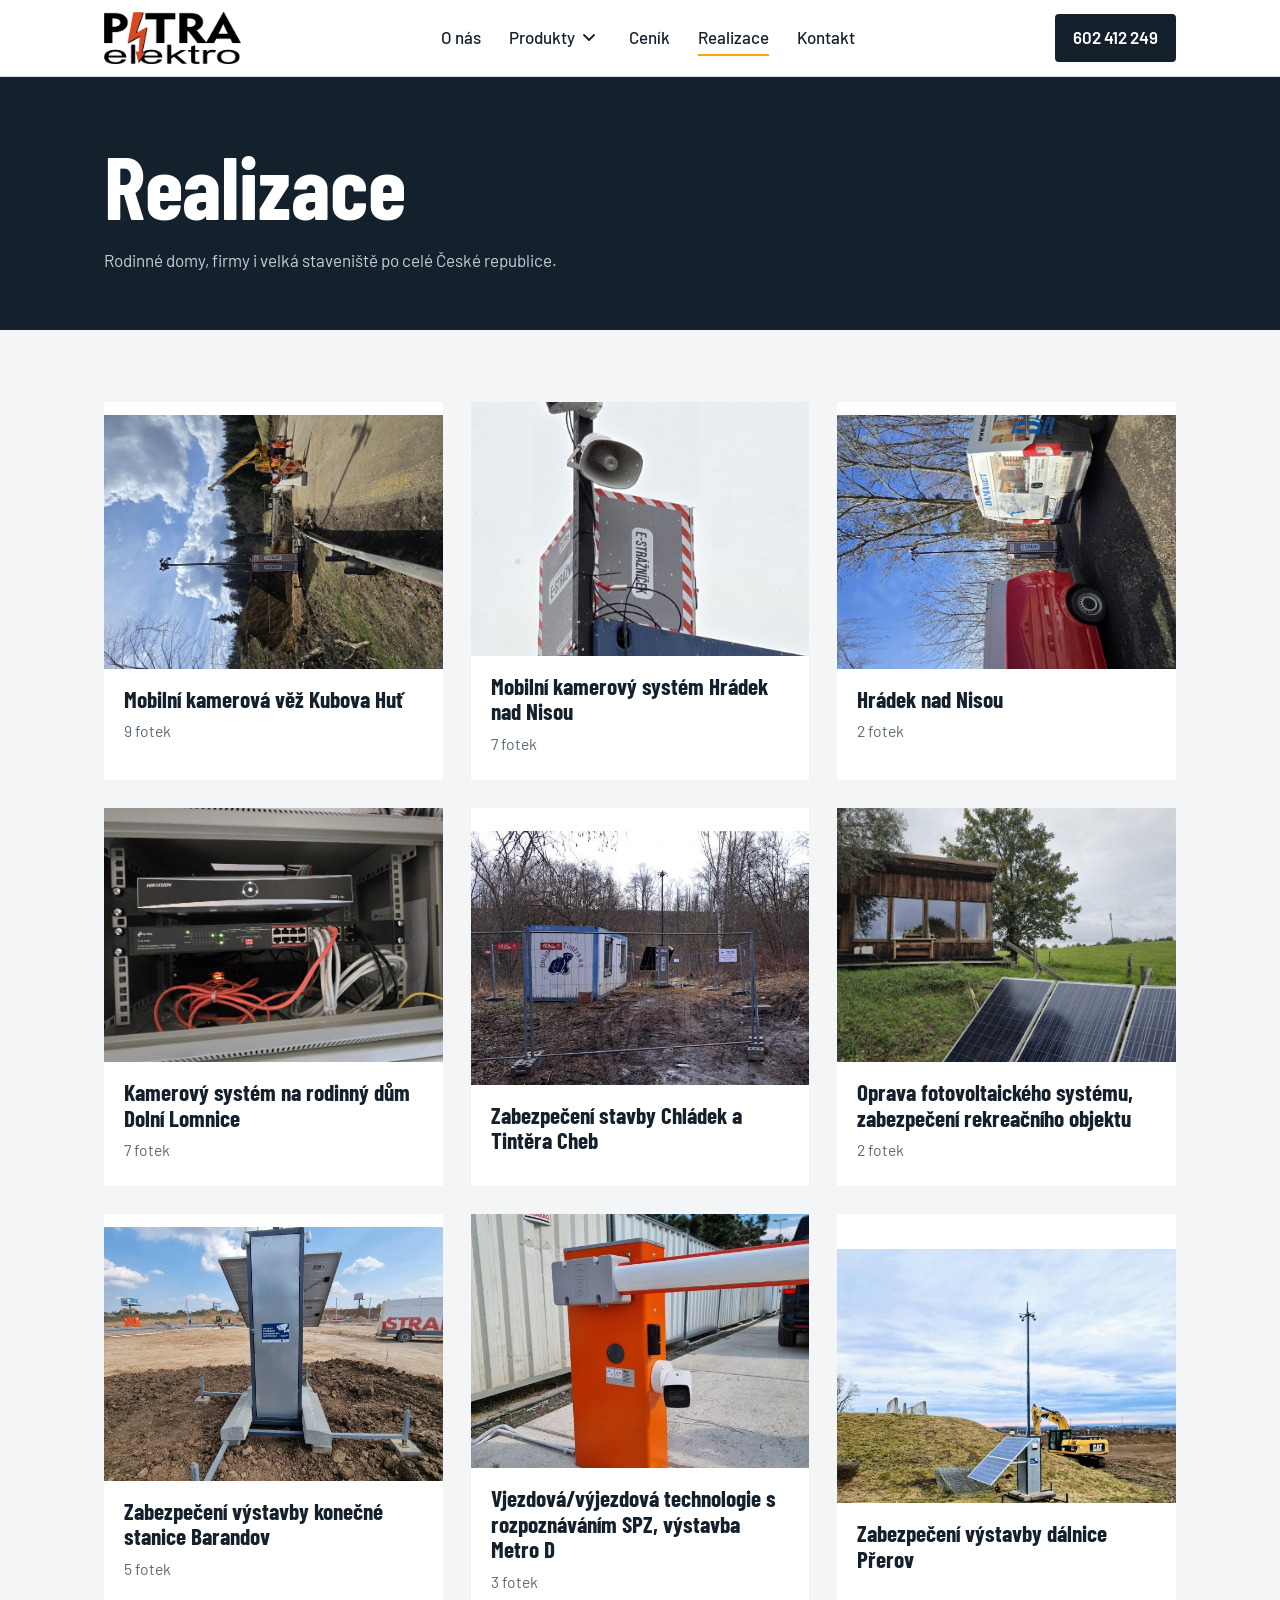
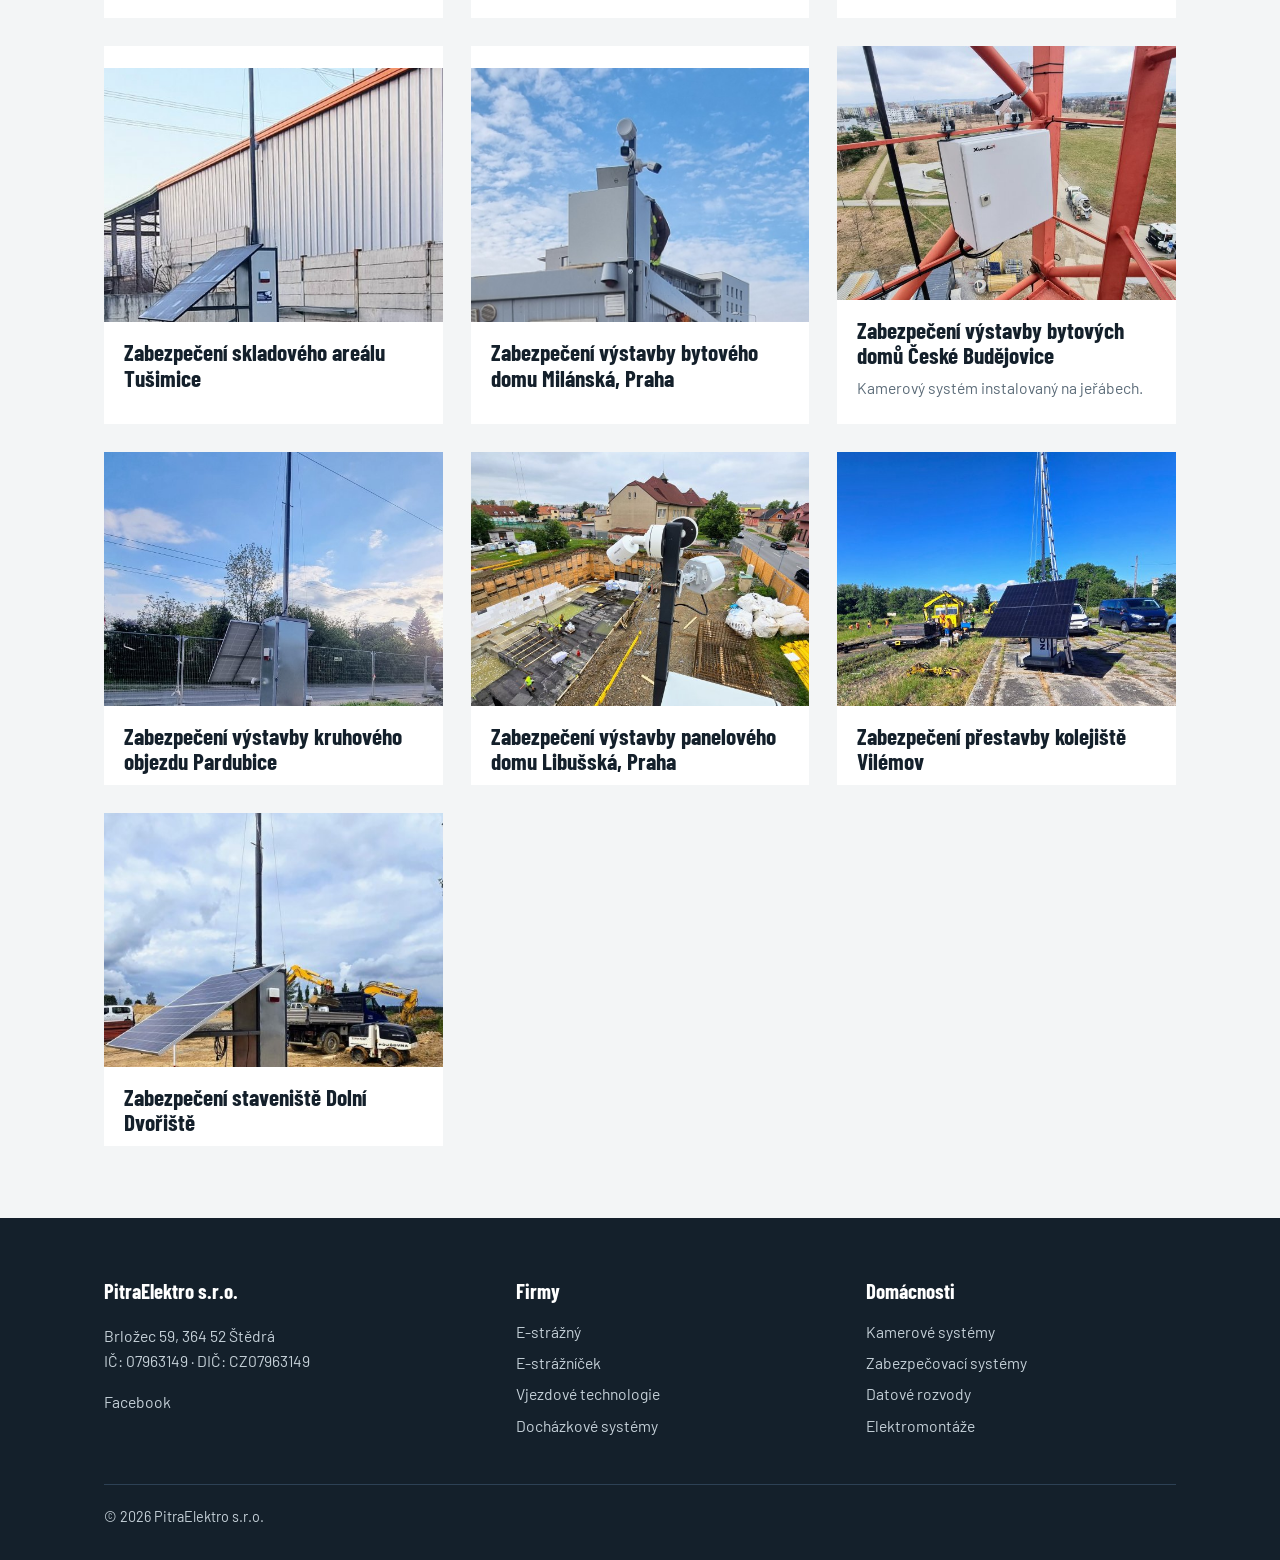
<file: realizace.html>
<!DOCTYPE html>
<html lang="cs">
<head>
<meta charset="utf-8">
<meta name="viewport" content="width=device-width, initial-scale=1">
<title>Realizace – Pitra Elektro</title>
<meta name="description" content="Rodinné domy, firmy i velká staveniště po celé České republice.">
<link rel="preconnect" href="https://fonts.googleapis.com">
<link rel="preconnect" href="https://fonts.gstatic.com" crossorigin>
<link href="https://fonts.googleapis.com/css2?family=Barlow+Condensed:wght@600;700&family=Barlow:wght@400;500;600&display=swap" rel="stylesheet">
<link rel="stylesheet" href="style.css">
</head>
<body>

<header>
  <div class="wrap bar">
    <a class="logo" href="index.html" aria-label="PitraElektro s.r.o. – úvod"><img src="imgs/logo.png" alt="PitraElektro s.r.o."></a>
    <nav id="menu" aria-label="Hlavní menu">
      <ul>
        <li><a href="o-nas.html">O nás</a></li>
        <li class="has-sub"><a href="produkty.html">Produkty</a><button class="subtoggle" type="button" aria-expanded="false" aria-label="Rozbalit nabídku produktů"><svg viewBox="0 0 12 8" width="12" height="8" fill="none" stroke="currentColor" stroke-width="1.8" stroke-linecap="round" stroke-linejoin="round"><path d="M1 1l5 5 5-5"/></svg></button><ul class="sub"><li><a href="produkty/1-e-strazny.html">E-strážný</a></li><li><a href="produkty/2-e-straznicek.html">E-strážníček</a></li><li><a href="produkty/3-vjezdove-vyjezdove-technologie.html">Vjezdové/výjezdové technologie</a></li><li><a href="produkty/4-dochazkove-systemy.html">Docházkové systémy</a></li><li><a href="produkty/9-mobilni-kamerova-vez-nejmodernejsi-technologie-pro-strezeni-a-vzdaleny-dohled.html">Mobilní kamerová věž</a></li><li><a href="produkty/5-kamerove-systemy.html">Kamerové systémy</a></li><li><a href="produkty/6-zabezpecovaci-systemy.html">Zabezpečovací systémy</a></li><li><a href="produkty/7-datove-rozvody.html">Datové rozvody</a></li><li><a href="produkty/8-elektromontaze.html">Elektromontáže</a></li></ul></li>
        <li><a href="cenik.html">Ceník</a></li>
        <li><a href="realizace.html" aria-current="page">Realizace</a></li>
        <li><a href="kontakt.html">Kontakt</a></li>
      </ul>
    </nav>
    <a class="tel" href="tel:+420602412249">602 412 249</a>
    <button class="burger" type="button" aria-expanded="false" aria-controls="menu" aria-label="Menu"><svg viewBox="0 0 24 24" fill="none" stroke="currentColor" stroke-width="2.2" stroke-linecap="round"><path class="o" d="M3 6h18M3 12h18M3 18h18"/><path class="c" d="M5 5l14 14M19 5L5 19"/></svg></button>
  </div>
</header>

<main>
<div class="page"><div class="wrap"><h1>Realizace</h1><p>Rodinné domy, firmy i velká staveniště po celé České republice.</p></div></div>
<section class="doc"><div class="wrap"><div class="works">
<button class="work" type="button" data-title="Mobilní kamerová věž Kubova Huť" data-imgs='["imgs/realizace/17/i2-20250414-134715.jpg", "imgs/realizace/17/i2-20250414-134702.jpg", "imgs/realizace/17/i2-20250414-134717.jpg", "imgs/realizace/17/i2-20250414-135844.jpg", "imgs/realizace/17/i2-20250414-135847.jpg", "imgs/realizace/17/i2-20250414-135855.jpg", "imgs/realizace/17/i2-20250414-135902.jpg", "imgs/realizace/17/i2-20250414-135928.jpg", "imgs/realizace/17/i2-20250414-135931.jpg"]'><img src="imgs/realizace/17/i2-20250414-134715.jpg" alt="Mobilní kamerová věž Kubova Huť" loading="lazy"><h3>Mobilní kamerová věž Kubova Huť</h3><p>9 fotek</p></button>
<button class="work" type="button" data-title="Mobilní kamerový systém Hrádek nad Nisou" data-imgs='["imgs/realizace/16/i2-20250313-125000.jpg", "imgs/realizace/16/i2-20250313-124928.jpg", "imgs/realizace/16/i2-20250313-124950.jpg", "imgs/realizace/16/i2-20250313-124957.jpg", "imgs/realizace/16/i2-20250313-124919.jpg", "imgs/realizace/16/i2-20250313-125006.jpg", "imgs/realizace/16/i2-20250313-125007.jpg"]'><img src="imgs/realizace/16/i2-20250313-125000.jpg" alt="Mobilní kamerový systém Hrádek nad Nisou" loading="lazy"><h3>Mobilní kamerový systém Hrádek nad Nisou</h3><p>7 fotek</p></button>
<button class="work" type="button" data-title="Hrádek nad Nisou" data-imgs='["imgs/realizace/15/i2-20250304-123815.jpg", "imgs/realizace/15/i2-20250304-123932.jpg"]'><img src="imgs/realizace/15/i2-20250304-123815.jpg" alt="Hrádek nad Nisou" loading="lazy"><h3>Hrádek nad Nisou</h3><p>2 fotek</p></button>
<button class="work" type="button" data-title="Kamerový systém na rodinný dům Dolní Lomnice" data-imgs='["imgs/realizace/14/i2-20250226-155006.jpg", "imgs/realizace/14/i2-20250226-101218-1.jpg", "imgs/realizace/14/i2-20250226-155000-1.jpg", "imgs/realizace/14/20250226-155123.jpg", "imgs/realizace/14/20250226-155056-1.jpg", "imgs/realizace/14/20250226-155128-1.jpg", "imgs/realizace/14/20250226-155112.jpg"]'><img src="imgs/realizace/14/i2-20250226-155006.jpg" alt="Kamerový systém na rodinný dům Dolní Lomnice" loading="lazy"><h3>Kamerový systém na rodinný dům Dolní Lomnice</h3><p>7 fotek</p></button>
<button class="work" type="button" data-title="Zabezpečení stavby Chládek a Tintěra Cheb" data-imgs='["imgs/realizace/13/i2-7b5081ee-25a2-4b43-adc8-1d3cf1fc7072.jpg"]'><img src="imgs/realizace/13/i2-7b5081ee-25a2-4b43-adc8-1d3cf1fc7072.jpg" alt="Zabezpečení stavby Chládek a Tintěra Cheb" loading="lazy"><h3>Zabezpečení stavby Chládek a Tintěra Cheb</h3></button>
<button class="work" type="button" data-title="Oprava fotovoltaického systému, zabezpečení rekreačního objektu" data-imgs='["imgs/realizace/11/i2-lazany-1.jpg", "imgs/realizace/11/i2-lazany.jpg"]'><img src="imgs/realizace/11/i2-lazany-1.jpg" alt="Oprava fotovoltaického systému, zabezpečení rekreačního objektu" loading="lazy"><h3>Oprava fotovoltaického systému, zabezpečení rekreačního objektu</h3><p>2 fotek</p></button>
<button class="work" type="button" data-title="Zabezpečení výstavby konečné stanice Barandov" data-imgs='["imgs/realizace/10/i2-5a7d6605-1688-4904-9a93-fa56faeb4e4f.jpg", "imgs/realizace/10/i2-6769c3f5-000f-4038-b709-9d0198a6cb44.jpg", "imgs/realizace/10/i2-723a153b-bac1-4501-b109-17091b8c5d75.jpg", "imgs/realizace/10/i2-a445d5fc-af92-4d3a-bc3a-f3ee30b963e7.jpg", "imgs/realizace/10/i2-c5a6683e-01d0-443d-9250-c3d08901ac87.jpg"]'><img src="imgs/realizace/10/i2-5a7d6605-1688-4904-9a93-fa56faeb4e4f.jpg" alt="Zabezpečení výstavby konečné stanice Barandov" loading="lazy"><h3>Zabezpečení výstavby konečné stanice Barandov</h3><p>5 fotek</p></button>
<button class="work" type="button" data-title="Vjezdová/výjezdová technologie s rozpoznáváním SPZ, výstavba Metro D" data-imgs='["imgs/realizace/9/i2-9979e24b-49b3-4811-b72d-02f7a34a893b.jpg", "imgs/realizace/9/i2-770793e1-e025-4b6f-af85-586d335e9faa.jpg", "imgs/realizace/9/i2-e34e8bbb-ba02-494e-aa36-5fb1ec007b8f.jpg"]'><img src="imgs/realizace/9/i2-9979e24b-49b3-4811-b72d-02f7a34a893b.jpg" alt="Vjezdová/výjezdová technologie s rozpoznáváním SPZ, výstavba Metro D" loading="lazy"><h3>Vjezdová/výjezdová technologie s rozpoznáváním SPZ, výstavba Metro D</h3><p>3 fotek</p></button>
<button class="work" type="button" data-title="Zabezpečení výstavby dálnice Přerov" data-imgs='["imgs/realizace/8/i2-dalnice-prerov.jpg"]'><img src="imgs/realizace/8/i2-dalnice-prerov.jpg" alt="Zabezpečení výstavby dálnice Přerov" loading="lazy"><h3>Zabezpečení výstavby dálnice Přerov</h3></button>
<button class="work" type="button" data-title="Zabezpečení skladového areálu Tušimice" data-imgs='["imgs/realizace/7/i2-20240131-162741.jpg"]'><img src="imgs/realizace/7/i2-20240131-162741.jpg" alt="Zabezpečení skladového areálu Tušimice" loading="lazy"><h3>Zabezpečení skladového areálu Tušimice</h3></button>
<button class="work" type="button" data-title="Zabezpečení výstavby bytového domu Milánská, Praha" data-imgs='["imgs/realizace/6/i2-20240216-135615.jpg"]'><img src="imgs/realizace/6/i2-20240216-135615.jpg" alt="Zabezpečení výstavby bytového domu Milánská, Praha" loading="lazy"><h3>Zabezpečení výstavby bytového domu Milánská, Praha</h3></button>
<button class="work" type="button" data-title="Zabezpečení výstavby bytových domů České Budějovice" data-imgs='["imgs/realizace/5/i2-20240308-121725.jpg"]'><img src="imgs/realizace/5/i2-20240308-121725.jpg" alt="Zabezpečení výstavby bytových domů České Budějovice" loading="lazy"><h3>Zabezpečení výstavby bytových domů České Budějovice</h3><p>Kamerový systém instalovaný na jeřábech.</p></button>
<button class="work" type="button" data-title="Zabezpečení výstavby kruhového objezdu Pardubice" data-imgs='["imgs/realizace/4/i2-20240422-184257.jpg"]'><img src="imgs/realizace/4/i2-20240422-184257.jpg" alt="Zabezpečení výstavby kruhového objezdu Pardubice" loading="lazy"><h3>Zabezpečení výstavby kruhového objezdu Pardubice</h3></button>
<button class="work" type="button" data-title="Zabezpečení výstavby panelového domu Libušská, Praha" data-imgs='["imgs/realizace/3/i2-20240603-105130.jpg"]'><img src="imgs/realizace/3/i2-20240603-105130.jpg" alt="Zabezpečení výstavby panelového domu Libušská, Praha" loading="lazy"><h3>Zabezpečení výstavby panelového domu Libušská, Praha</h3></button>
<button class="work" type="button" data-title="Zabezpečení přestavby kolejiště Vilémov" data-imgs='["imgs/realizace/2/i2-20240708-090639.jpg"]'><img src="imgs/realizace/2/i2-20240708-090639.jpg" alt="Zabezpečení přestavby kolejiště Vilémov" loading="lazy"><h3>Zabezpečení přestavby kolejiště Vilémov</h3></button>
<button class="work" type="button" data-title="Zabezpečení staveniště Dolní Dvořiště" data-imgs='["imgs/realizace/1/i2-20240723-112708-upr.jpg"]'><img src="imgs/realizace/1/i2-20240723-112708-upr.jpg" alt="Zabezpečení staveniště Dolní Dvořiště" loading="lazy"><h3>Zabezpečení staveniště Dolní Dvořiště</h3></button>
</div>
</div></section>
<dialog id="lb" aria-label="Galerie"><button class="x" type="button" aria-label="Zavřít">×</button><button class="pv" type="button" aria-label="Předchozí">‹</button><img alt=""><button class="nx" type="button" aria-label="Další">›</button><p></p></dialog>
<script>
(function(){var d=document.getElementById("lb"),im=d.querySelector("img"),cap=d.querySelector("p"),L=[],i=0,T="";
function show(){im.src=L[i];im.alt=T;cap.textContent=T+(L.length>1?" ("+(i+1)+"/"+L.length+")":"");}
document.querySelectorAll(".work").forEach(function(b){b.addEventListener("click",function(){L=JSON.parse(b.dataset.imgs);T=b.dataset.title;i=0;show();d.showModal();});});
d.querySelector(".x").onclick=function(){d.close();};
d.querySelector(".pv").onclick=function(){i=(i+L.length-1)%L.length;show();};
d.querySelector(".nx").onclick=function(){i=(i+1)%L.length;show();};
d.addEventListener("click",function(e){if(e.target===d)d.close();});
document.addEventListener("keydown",function(e){if(!d.open)return;if(e.key==="ArrowLeft")d.querySelector(".pv").click();if(e.key==="ArrowRight")d.querySelector(".nx").click();});})();
</script>
</main>

<footer>
  <div class="wrap">
    <div>
      <h4>PitraElektro s.r.o.</h4>
      <p>Brložec 59, 364 52 Štědrá<br>IČ: 07963149 · DIČ: CZ07963149</p>
      <p><a href="https://www.facebook.com/PitraElektro">Facebook</a></p>
    </div>
    <div>
      <h4>Firmy</h4>
      <ul>
        <li><a href="produkty/1-e-strazny.html">E-strážný</a></li>
        <li><a href="produkty/2-e-straznicek.html">E-strážníček</a></li>
        <li><a href="produkty/3-vjezdove-vyjezdove-technologie.html">Vjezdové technologie</a></li>
        <li><a href="produkty/4-dochazkove-systemy.html">Docházkové systémy</a></li>
      </ul>
    </div>
    <div>
      <h4>Domácnosti</h4>
      <ul>
        <li><a href="produkty/5-kamerove-systemy.html">Kamerové systémy</a></li>
        <li><a href="produkty/6-zabezpecovaci-systemy.html">Zabezpečovací systémy</a></li>
        <li><a href="produkty/7-datove-rozvody.html">Datové rozvody</a></li>
        <li><a href="produkty/8-elektromontaze.html">Elektromontáže</a></li>
      </ul>
    </div>
    <div class="copy">© 2026 PitraElektro s.r.o.</div>
  </div>
</footer>
<script src="script.js"></script>
</body>
</html>
</file>
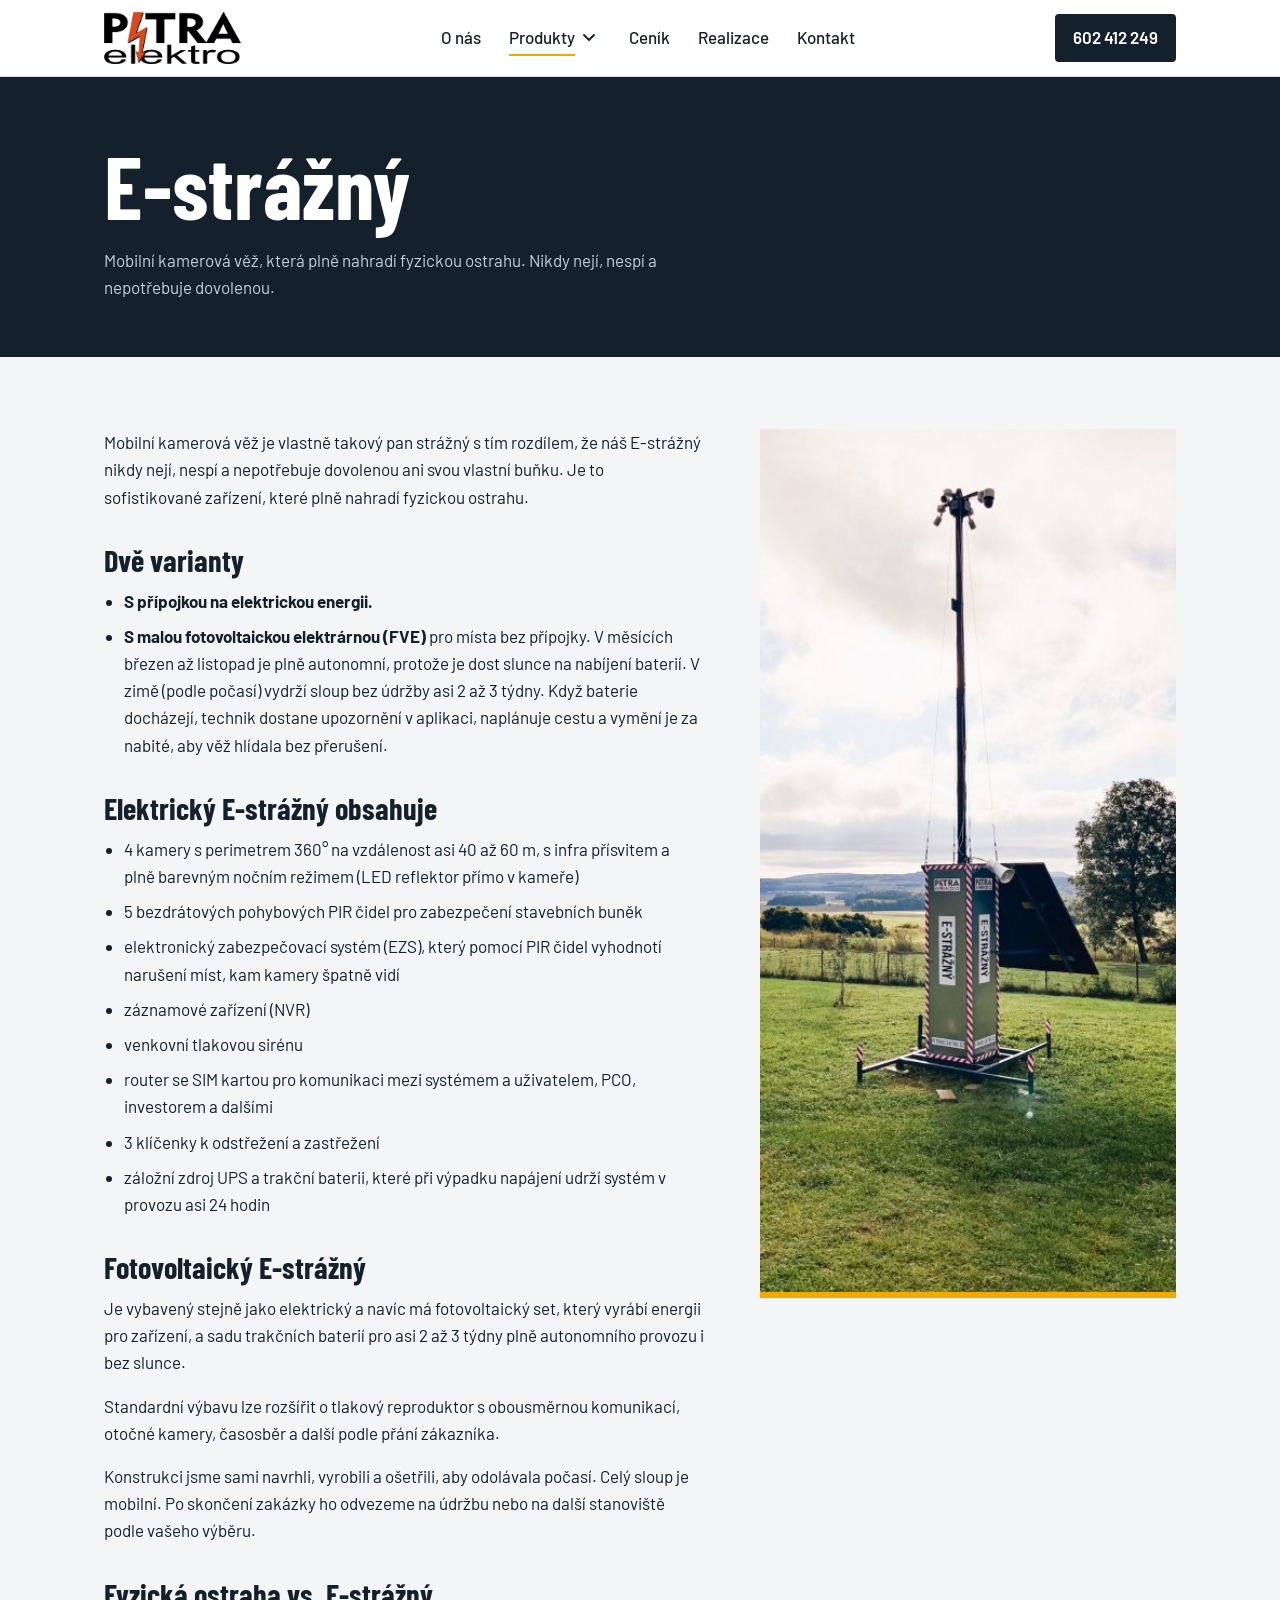
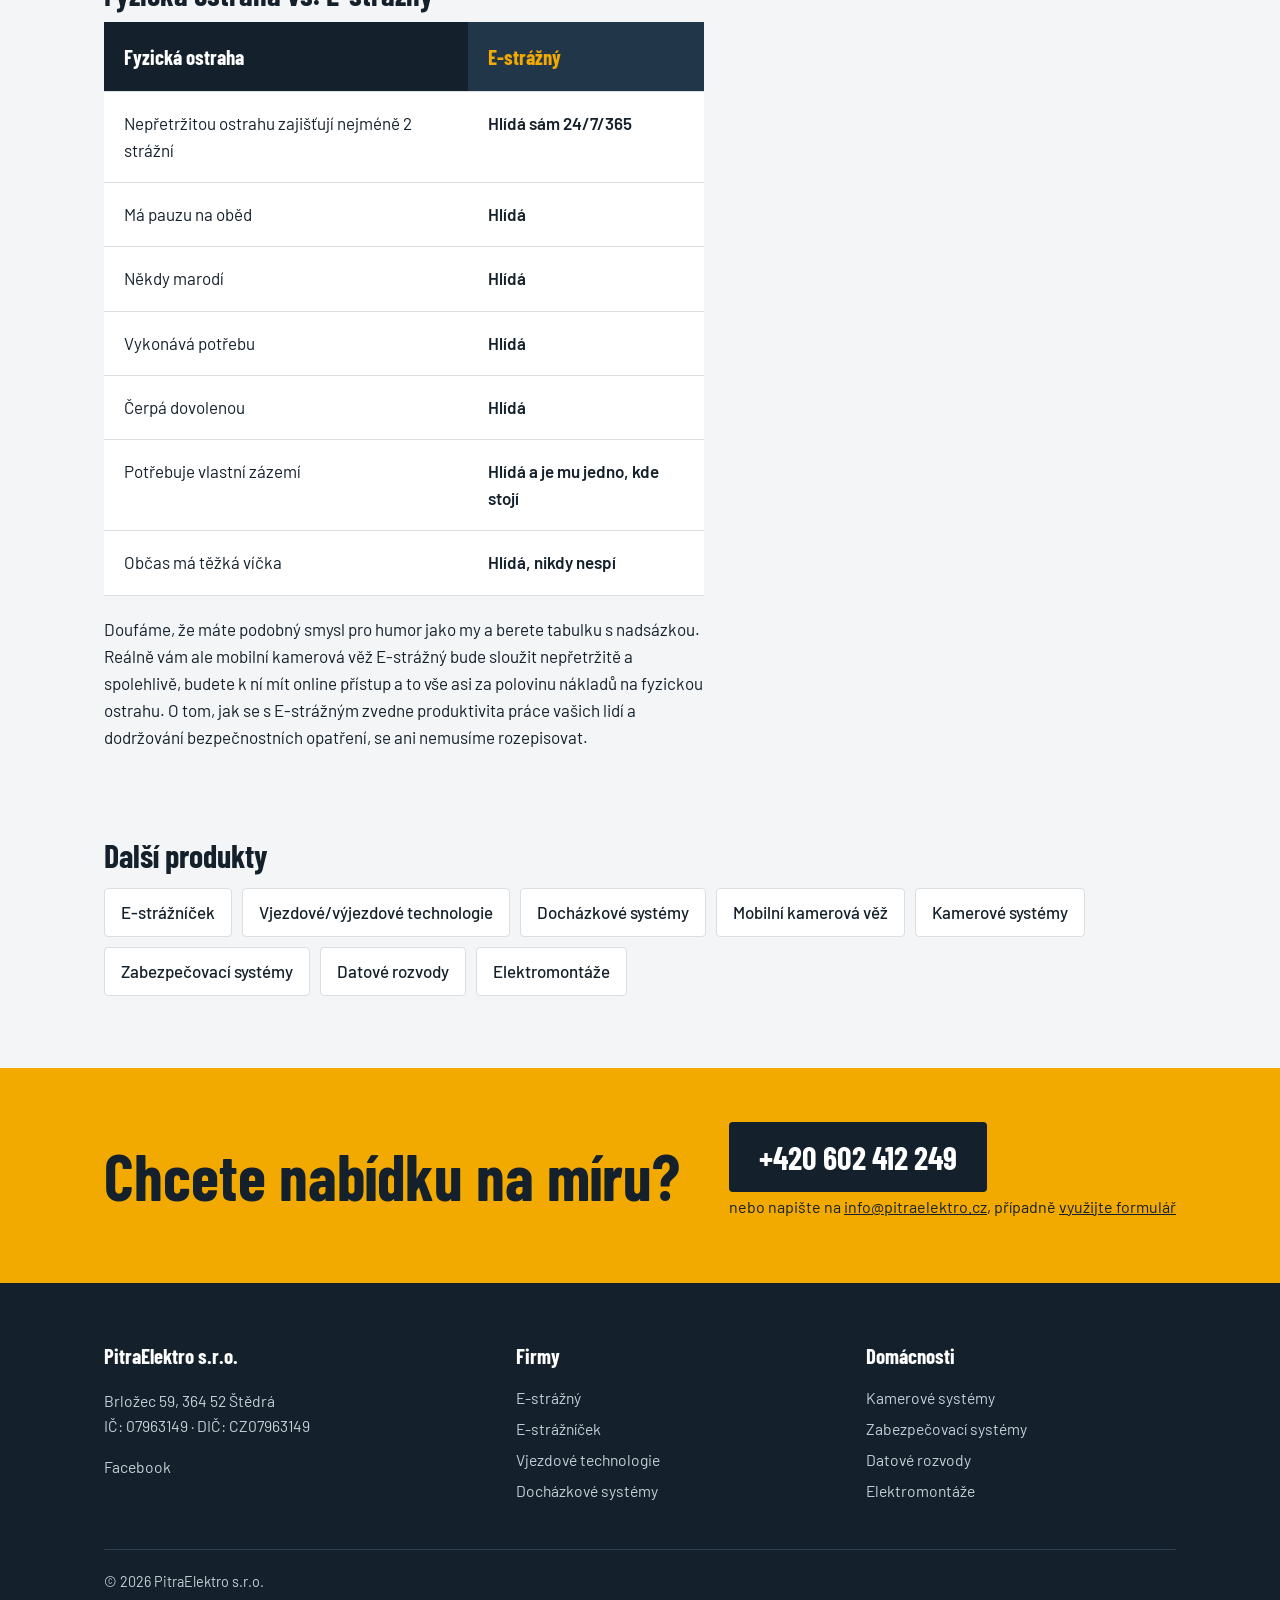
<file: produkty/1-e-strazny.html>
<!DOCTYPE html>
<html lang="cs">
<head>
<meta charset="utf-8">
<meta name="viewport" content="width=device-width, initial-scale=1">
<title>E-strážný – Pitra Elektro</title>
<meta name="description" content="Mobilní kamerová věž, která plně nahradí fyzickou ostrahu. Nikdy nejí, nespí a nepotřebuje dovolenou.">
<link rel="preconnect" href="https://fonts.googleapis.com">
<link rel="preconnect" href="https://fonts.gstatic.com" crossorigin>
<link href="https://fonts.googleapis.com/css2?family=Barlow+Condensed:wght@600;700&family=Barlow:wght@400;500;600&display=swap" rel="stylesheet">
<link rel="stylesheet" href="../style.css">
</head>
<body>

<header>
  <div class="wrap bar">
    <a class="logo" href="../index.html" aria-label="PitraElektro s.r.o. – úvod"><img src="../imgs/logo.png" alt="PitraElektro s.r.o."></a>
    <nav id="menu" aria-label="Hlavní menu">
      <ul>
        <li><a href="../o-nas.html">O nás</a></li>
        <li class="has-sub"><a href="../produkty.html" class="here">Produkty</a><button class="subtoggle" type="button" aria-expanded="false" aria-label="Rozbalit nabídku produktů"><svg viewBox="0 0 12 8" width="12" height="8" fill="none" stroke="currentColor" stroke-width="1.8" stroke-linecap="round" stroke-linejoin="round"><path d="M1 1l5 5 5-5"/></svg></button><ul class="sub"><li><a href="1-e-strazny.html" aria-current="page">E-strážný</a></li><li><a href="2-e-straznicek.html">E-strážníček</a></li><li><a href="3-vjezdove-vyjezdove-technologie.html">Vjezdové/výjezdové technologie</a></li><li><a href="4-dochazkove-systemy.html">Docházkové systémy</a></li><li><a href="9-mobilni-kamerova-vez-nejmodernejsi-technologie-pro-strezeni-a-vzdaleny-dohled.html">Mobilní kamerová věž</a></li><li><a href="5-kamerove-systemy.html">Kamerové systémy</a></li><li><a href="6-zabezpecovaci-systemy.html">Zabezpečovací systémy</a></li><li><a href="7-datove-rozvody.html">Datové rozvody</a></li><li><a href="8-elektromontaze.html">Elektromontáže</a></li></ul></li>
        <li><a href="../cenik.html">Ceník</a></li>
        <li><a href="../realizace.html">Realizace</a></li>
        <li><a href="../kontakt.html">Kontakt</a></li>
      </ul>
    </nav>
    <a class="tel" href="tel:+420602412249">602 412 249</a>
    <button class="burger" type="button" aria-expanded="false" aria-controls="menu" aria-label="Menu"><svg viewBox="0 0 24 24" fill="none" stroke="currentColor" stroke-width="2.2" stroke-linecap="round"><path class="o" d="M3 6h18M3 12h18M3 18h18"/><path class="c" d="M5 5l14 14M19 5L5 19"/></svg></button>
  </div>
</header>

<main>
<div class="page"><div class="wrap"><h1>E-strážný</h1><p>Mobilní kamerová věž, která plně nahradí fyzickou ostrahu. Nikdy nejí, nespí a nepotřebuje dovolenou.</p></div></div>
<section class="doc"><div class="wrap pgrid"><div class="ptext"><p>Mobilní kamerová věž je vlastně takový pan strážný s tím rozdílem, že náš E-strážný nikdy nejí, nespí a nepotřebuje dovolenou ani svou vlastní buňku. Je to sofistikované zařízení, které plně nahradí fyzickou ostrahu.</p>
<h2>Dvě varianty</h2>
<ul><li><b>S přípojkou na elektrickou energii.</b></li><li><b>S malou fotovoltaickou elektrárnou (FVE)</b> pro místa bez přípojky. V měsících březen až listopad je plně autonomní, protože je dost slunce na nabíjení baterií. V zimě (podle počasí) vydrží sloup bez údržby asi 2 až 3 týdny. Když baterie docházejí, technik dostane upozornění v aplikaci, naplánuje cestu a vymění je za nabité, aby věž hlídala bez přerušení.</li></ul>
<h2>Elektrický E-strážný obsahuje</h2>
<ul><li>4 kamery s perimetrem 360° na vzdálenost asi 40 až 60 m, s infra přísvitem a plně barevným nočním režimem (LED reflektor přímo v kameře)</li><li>5 bezdrátových pohybových PIR čidel pro zabezpečení stavebních buněk</li><li>elektronický zabezpečovací systém (EZS), který pomocí PIR čidel vyhodnotí narušení míst, kam kamery špatně vidí</li><li>záznamové zařízení (NVR)</li><li>venkovní tlakovou sirénu</li><li>router se SIM kartou pro komunikaci mezi systémem a uživatelem, PCO, investorem a dalšími</li><li>3 klíčenky k odstřežení a zastřežení</li><li>záložní zdroj UPS a trakční baterii, které při výpadku napájení udrží systém v provozu asi 24 hodin</li></ul>
<h2>Fotovoltaický E-strážný</h2>
<p>Je vybavený stejně jako elektrický a navíc má fotovoltaický set, který vyrábí energii pro zařízení, a sadu trakčních baterií pro asi 2 až 3 týdny plně autonomního provozu i bez slunce.</p>
<p>Standardní výbavu lze rozšířit o tlakový reproduktor s obousměrnou komunikací, otočné kamery, časosběr a další podle přání zákazníka.</p>
<p>Konstrukci jsme sami navrhli, vyrobili a ošetřili, aby odolávala počasí. Celý sloup je mobilní. Po skončení zakázky ho odvezeme na údržbu nebo na další stanoviště podle vašeho výběru.</p>
<h2>Fyzická ostraha vs. E-strážný</h2>
<div class="tscroll"><table class="cmp"><thead><tr><th>Fyzická ostraha</th><th>E-strážný</th></tr></thead><tbody>
<tr><td>Nepřetržitou ostrahu zajišťují nejméně 2 strážní</td><td>Hlídá sám 24/7/365</td></tr>
<tr><td>Má pauzu na oběd</td><td>Hlídá</td></tr>
<tr><td>Někdy marodí</td><td>Hlídá</td></tr>
<tr><td>Vykonává potřebu</td><td>Hlídá</td></tr>
<tr><td>Čerpá dovolenou</td><td>Hlídá</td></tr>
<tr><td>Potřebuje vlastní zázemí</td><td>Hlídá a je mu jedno, kde stojí</td></tr>
<tr><td>Občas má těžká víčka</td><td>Hlídá, nikdy nespí</td></tr></tbody></table></div>
<p>Doufáme, že máte podobný smysl pro humor jako my a berete tabulku s nadsázkou. Reálně vám ale mobilní kamerová věž E-strážný bude sloužit nepřetržitě a spolehlivě, budete k ní mít online přístup a to vše asi za polovinu nákladů na fyzickou ostrahu. O tom, jak se s E-strážným zvedne produktivita práce vašich lidí a dodržování bezpečnostních opatření, se ani nemusíme rozepisovat.</p></div><figure><img src="../imgs/produkty/i2-4ce54a60-adf1-4a97-9bf5-9cd6f1874a5a-1.jpg" alt="E-strážný"></figure></div></section>
<section class="doc others"><div class="wrap"><h2>Další produkty</h2><ul class="pills"><li><a href="2-e-straznicek.html">E-strážníček</a></li><li><a href="3-vjezdove-vyjezdove-technologie.html">Vjezdové/výjezdové technologie</a></li><li><a href="4-dochazkove-systemy.html">Docházkové systémy</a></li><li><a href="9-mobilni-kamerova-vez-nejmodernejsi-technologie-pro-strezeni-a-vzdaleny-dohled.html">Mobilní kamerová věž</a></li><li><a href="5-kamerove-systemy.html">Kamerové systémy</a></li><li><a href="6-zabezpecovaci-systemy.html">Zabezpečovací systémy</a></li><li><a href="7-datove-rozvody.html">Datové rozvody</a></li><li><a href="8-elektromontaze.html">Elektromontáže</a></li></ul></div></section>
<div class="cta"><div class="wrap" style="padding-top:64px;padding-bottom:64px"><h2>Chcete nabídku na míru?</h2><div><a class="big" href="tel:+420602412249">+420 602 412 249</a><small>nebo napište na <a href="mailto:info@pitraelektro.cz">info@pitraelektro.cz</a>, případně <a href="../kontakt.html">využijte formulář</a></small></div></div></div>
</main>

<footer>
  <div class="wrap">
    <div>
      <h4>PitraElektro s.r.o.</h4>
      <p>Brložec 59, 364 52 Štědrá<br>IČ: 07963149 · DIČ: CZ07963149</p>
      <p><a href="https://www.facebook.com/PitraElektro">Facebook</a></p>
    </div>
    <div>
      <h4>Firmy</h4>
      <ul>
        <li><a href="1-e-strazny.html">E-strážný</a></li>
        <li><a href="2-e-straznicek.html">E-strážníček</a></li>
        <li><a href="3-vjezdove-vyjezdove-technologie.html">Vjezdové technologie</a></li>
        <li><a href="4-dochazkove-systemy.html">Docházkové systémy</a></li>
      </ul>
    </div>
    <div>
      <h4>Domácnosti</h4>
      <ul>
        <li><a href="5-kamerove-systemy.html">Kamerové systémy</a></li>
        <li><a href="6-zabezpecovaci-systemy.html">Zabezpečovací systémy</a></li>
        <li><a href="7-datove-rozvody.html">Datové rozvody</a></li>
        <li><a href="8-elektromontaze.html">Elektromontáže</a></li>
      </ul>
    </div>
    <div class="copy">© 2026 PitraElektro s.r.o.</div>
  </div>
</footer>
<script src="../script.js"></script>
</body>
</html>
</file>
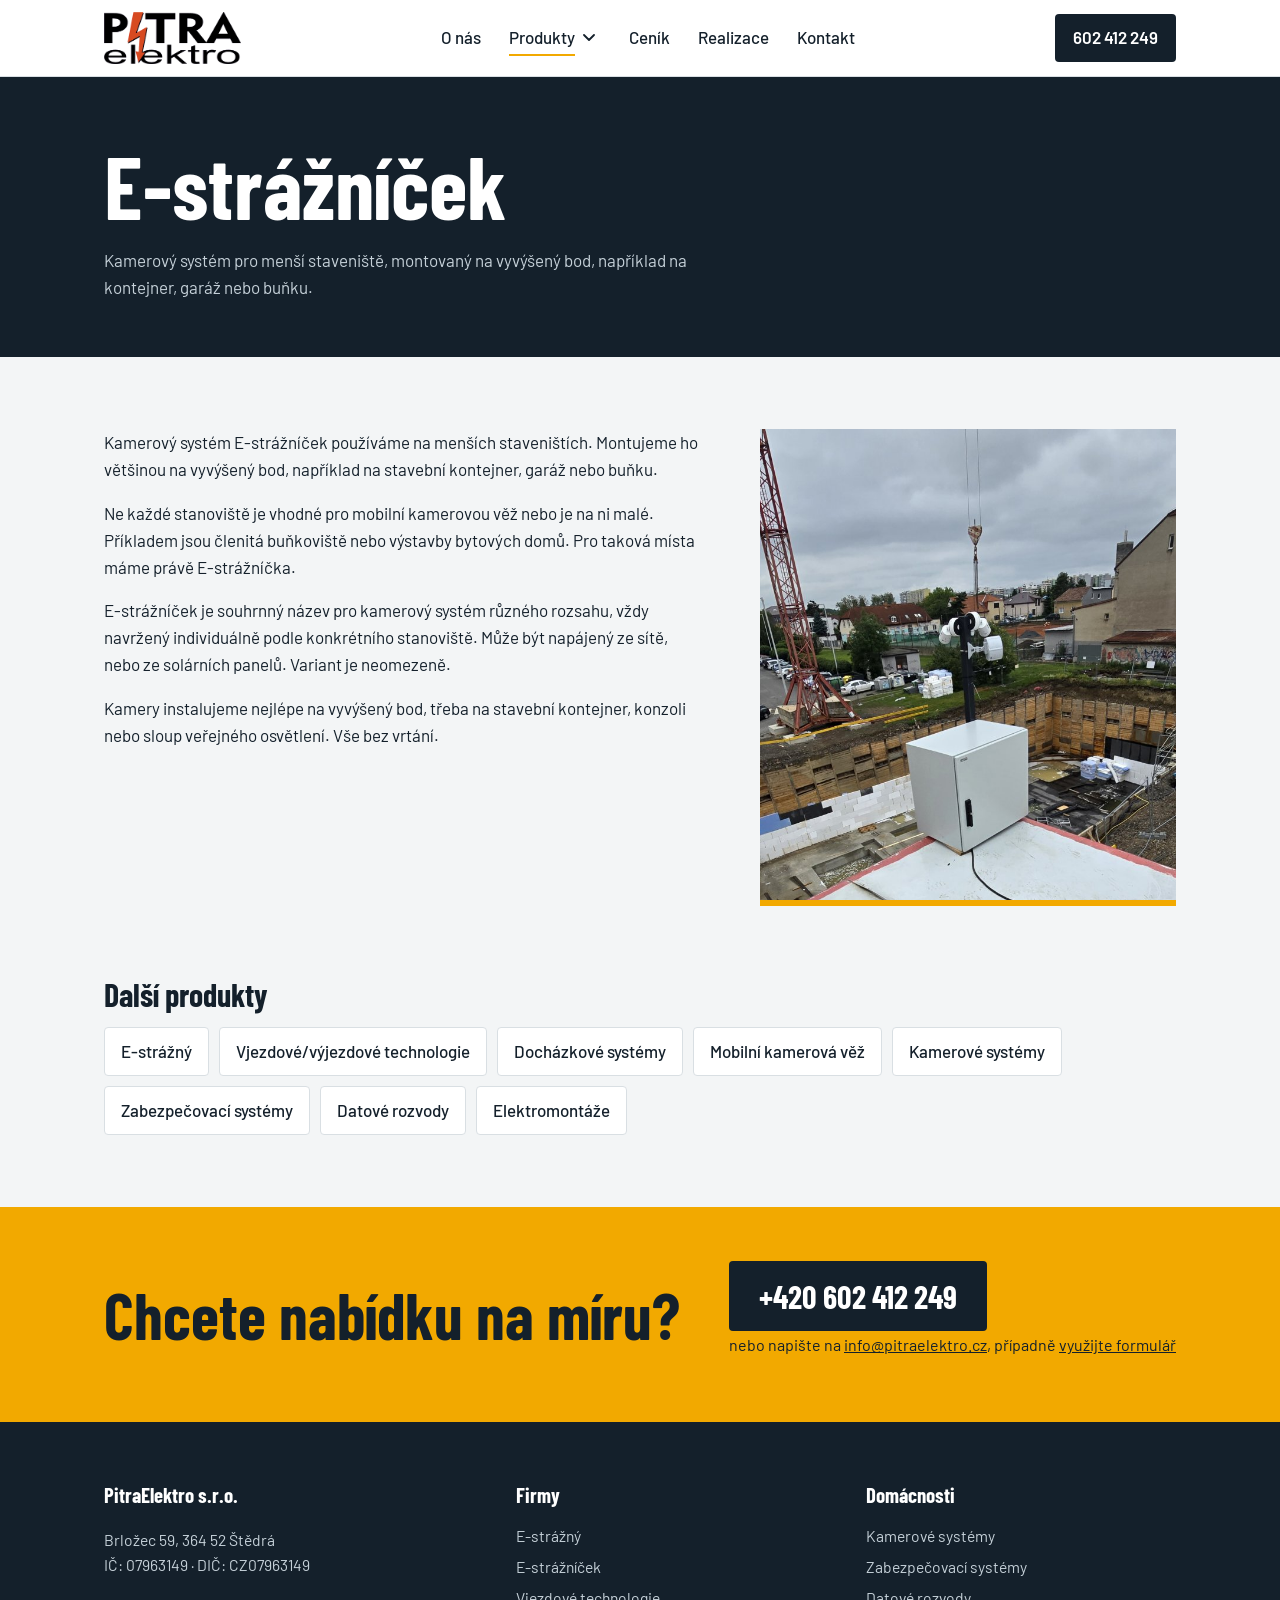
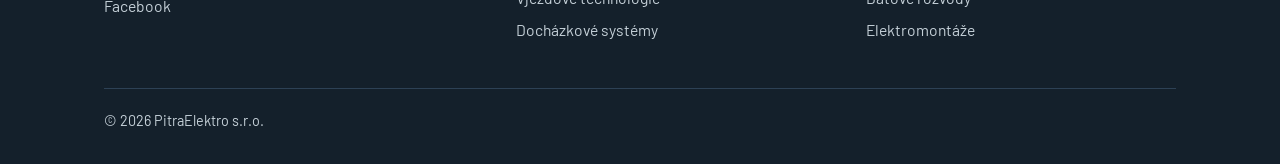
<file: produkty/2-e-straznicek.html>
<!DOCTYPE html>
<html lang="cs">
<head>
<meta charset="utf-8">
<meta name="viewport" content="width=device-width, initial-scale=1">
<title>E-strážníček – Pitra Elektro</title>
<meta name="description" content="Kamerový systém pro menší staveniště, montovaný na vyvýšený bod, například na kontejner, garáž nebo buňku.">
<link rel="preconnect" href="https://fonts.googleapis.com">
<link rel="preconnect" href="https://fonts.gstatic.com" crossorigin>
<link href="https://fonts.googleapis.com/css2?family=Barlow+Condensed:wght@600;700&family=Barlow:wght@400;500;600&display=swap" rel="stylesheet">
<link rel="stylesheet" href="../style.css">
</head>
<body>

<header>
  <div class="wrap bar">
    <a class="logo" href="../index.html" aria-label="PitraElektro s.r.o. – úvod"><img src="../imgs/logo.png" alt="PitraElektro s.r.o."></a>
    <nav id="menu" aria-label="Hlavní menu">
      <ul>
        <li><a href="../o-nas.html">O nás</a></li>
        <li class="has-sub"><a href="../produkty.html" class="here">Produkty</a><button class="subtoggle" type="button" aria-expanded="false" aria-label="Rozbalit nabídku produktů"><svg viewBox="0 0 12 8" width="12" height="8" fill="none" stroke="currentColor" stroke-width="1.8" stroke-linecap="round" stroke-linejoin="round"><path d="M1 1l5 5 5-5"/></svg></button><ul class="sub"><li><a href="1-e-strazny.html">E-strážný</a></li><li><a href="2-e-straznicek.html" aria-current="page">E-strážníček</a></li><li><a href="3-vjezdove-vyjezdove-technologie.html">Vjezdové/výjezdové technologie</a></li><li><a href="4-dochazkove-systemy.html">Docházkové systémy</a></li><li><a href="9-mobilni-kamerova-vez-nejmodernejsi-technologie-pro-strezeni-a-vzdaleny-dohled.html">Mobilní kamerová věž</a></li><li><a href="5-kamerove-systemy.html">Kamerové systémy</a></li><li><a href="6-zabezpecovaci-systemy.html">Zabezpečovací systémy</a></li><li><a href="7-datove-rozvody.html">Datové rozvody</a></li><li><a href="8-elektromontaze.html">Elektromontáže</a></li></ul></li>
        <li><a href="../cenik.html">Ceník</a></li>
        <li><a href="../realizace.html">Realizace</a></li>
        <li><a href="../kontakt.html">Kontakt</a></li>
      </ul>
    </nav>
    <a class="tel" href="tel:+420602412249">602 412 249</a>
    <button class="burger" type="button" aria-expanded="false" aria-controls="menu" aria-label="Menu"><svg viewBox="0 0 24 24" fill="none" stroke="currentColor" stroke-width="2.2" stroke-linecap="round"><path class="o" d="M3 6h18M3 12h18M3 18h18"/><path class="c" d="M5 5l14 14M19 5L5 19"/></svg></button>
  </div>
</header>

<main>
<div class="page"><div class="wrap"><h1>E-strážníček</h1><p>Kamerový systém pro menší staveniště, montovaný na vyvýšený bod, například na kontejner, garáž nebo buňku.</p></div></div>
<section class="doc"><div class="wrap pgrid"><div class="ptext"><p>Kamerový systém E-strážníček používáme na menších staveništích. Montujeme ho většinou na vyvýšený bod, například na stavební kontejner, garáž nebo buňku.</p>
<p>Ne každé stanoviště je vhodné pro mobilní kamerovou věž nebo je na ni malé. Příkladem jsou členitá buňkoviště nebo výstavby bytových domů. Pro taková místa máme právě E-strážníčka.</p>
<p>E-strážníček je souhrnný název pro kamerový systém různého rozsahu, vždy navržený individuálně podle konkrétního stanoviště. Může být napájený ze sítě, nebo ze solárních panelů. Variant je neomezeně.</p>
<p>Kamery instalujeme nejlépe na vyvýšený bod, třeba na stavební kontejner, konzoli nebo sloup veřejného osvětlení. Vše bez vrtání.</p></div><figure><img src="../imgs/produkty/i2-1-e-straznicek.jpg" alt="E-strážníček"></figure></div></section>
<section class="doc others"><div class="wrap"><h2>Další produkty</h2><ul class="pills"><li><a href="1-e-strazny.html">E-strážný</a></li><li><a href="3-vjezdove-vyjezdove-technologie.html">Vjezdové/výjezdové technologie</a></li><li><a href="4-dochazkove-systemy.html">Docházkové systémy</a></li><li><a href="9-mobilni-kamerova-vez-nejmodernejsi-technologie-pro-strezeni-a-vzdaleny-dohled.html">Mobilní kamerová věž</a></li><li><a href="5-kamerove-systemy.html">Kamerové systémy</a></li><li><a href="6-zabezpecovaci-systemy.html">Zabezpečovací systémy</a></li><li><a href="7-datove-rozvody.html">Datové rozvody</a></li><li><a href="8-elektromontaze.html">Elektromontáže</a></li></ul></div></section>
<div class="cta"><div class="wrap" style="padding-top:64px;padding-bottom:64px"><h2>Chcete nabídku na míru?</h2><div><a class="big" href="tel:+420602412249">+420 602 412 249</a><small>nebo napište na <a href="mailto:info@pitraelektro.cz">info@pitraelektro.cz</a>, případně <a href="../kontakt.html">využijte formulář</a></small></div></div></div>
</main>

<footer>
  <div class="wrap">
    <div>
      <h4>PitraElektro s.r.o.</h4>
      <p>Brložec 59, 364 52 Štědrá<br>IČ: 07963149 · DIČ: CZ07963149</p>
      <p><a href="https://www.facebook.com/PitraElektro">Facebook</a></p>
    </div>
    <div>
      <h4>Firmy</h4>
      <ul>
        <li><a href="1-e-strazny.html">E-strážný</a></li>
        <li><a href="2-e-straznicek.html">E-strážníček</a></li>
        <li><a href="3-vjezdove-vyjezdove-technologie.html">Vjezdové technologie</a></li>
        <li><a href="4-dochazkove-systemy.html">Docházkové systémy</a></li>
      </ul>
    </div>
    <div>
      <h4>Domácnosti</h4>
      <ul>
        <li><a href="5-kamerove-systemy.html">Kamerové systémy</a></li>
        <li><a href="6-zabezpecovaci-systemy.html">Zabezpečovací systémy</a></li>
        <li><a href="7-datove-rozvody.html">Datové rozvody</a></li>
        <li><a href="8-elektromontaze.html">Elektromontáže</a></li>
      </ul>
    </div>
    <div class="copy">© 2026 PitraElektro s.r.o.</div>
  </div>
</footer>
<script src="../script.js"></script>
</body>
</html>
</file>
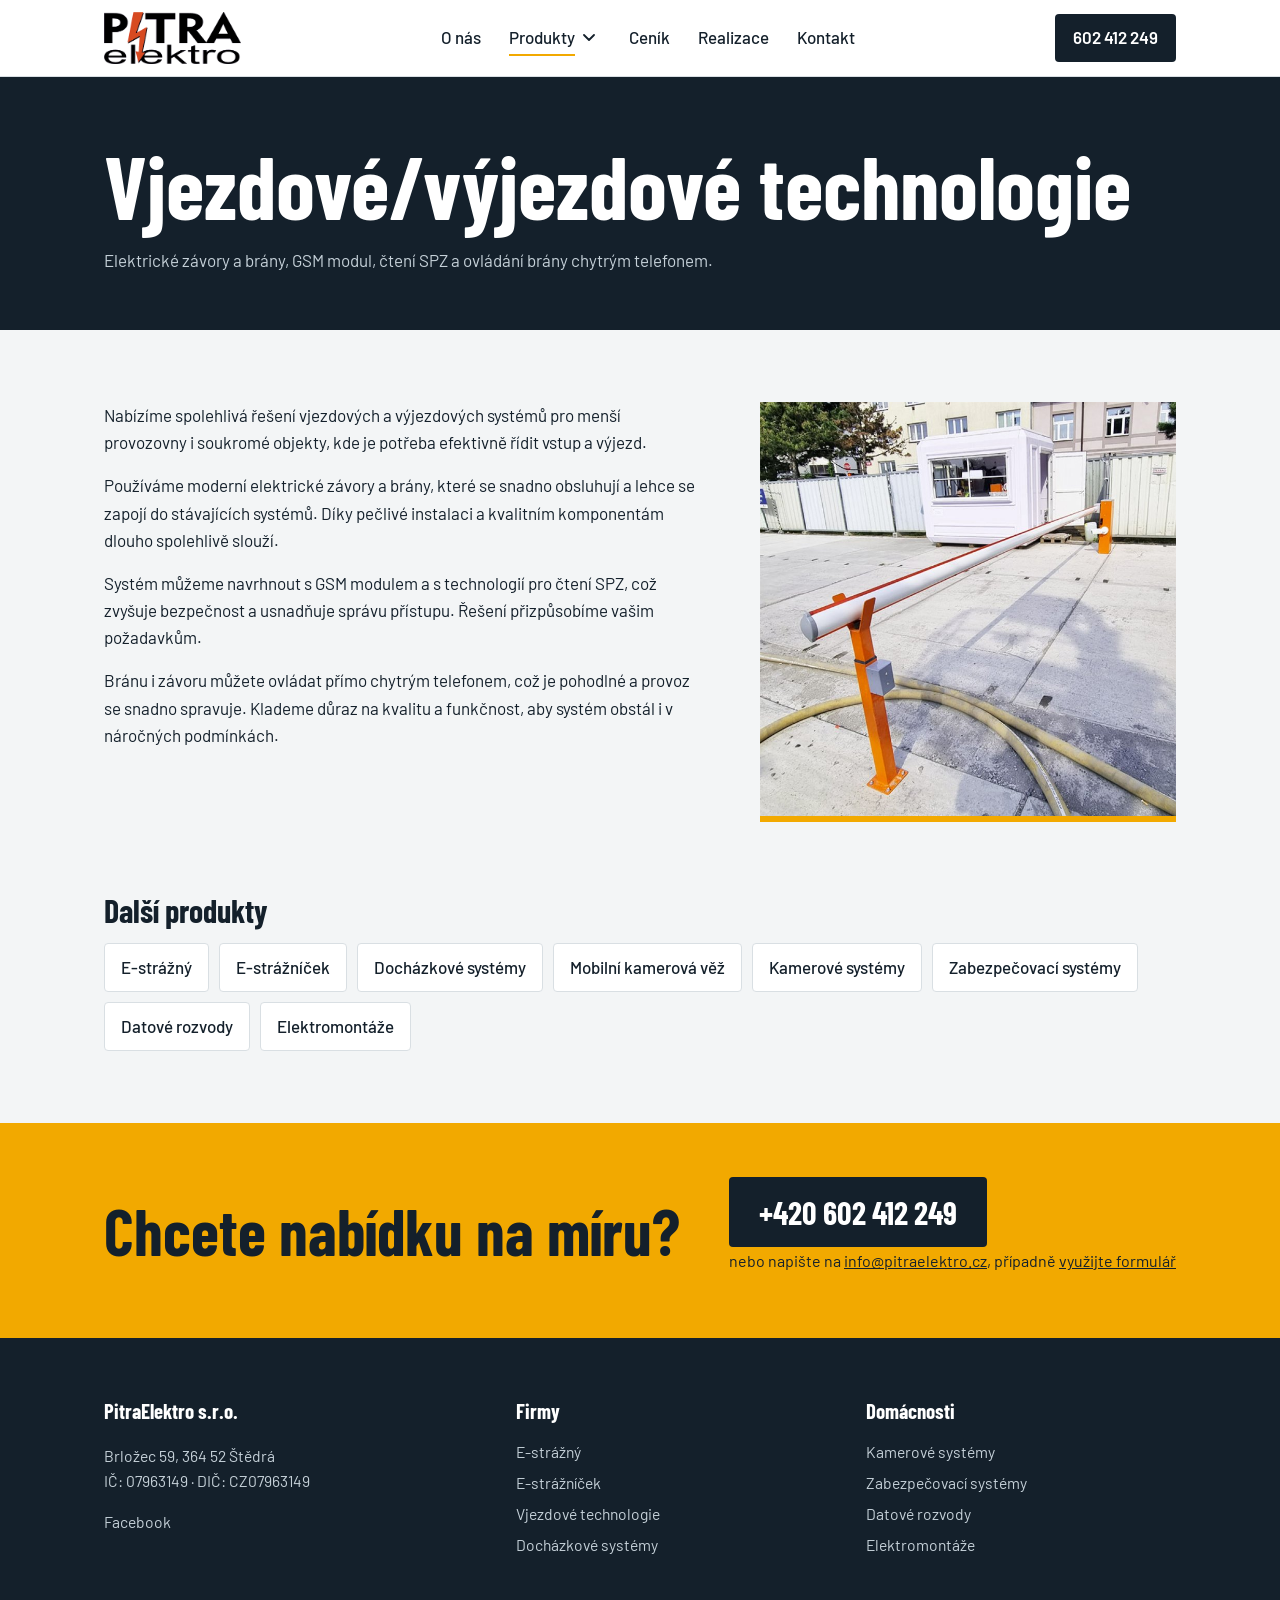
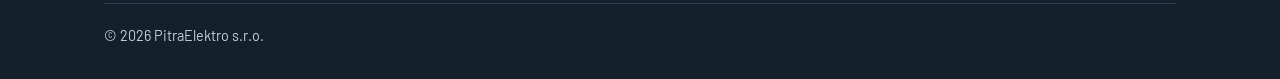
<file: produkty/3-vjezdove-vyjezdove-technologie.html>
<!DOCTYPE html>
<html lang="cs">
<head>
<meta charset="utf-8">
<meta name="viewport" content="width=device-width, initial-scale=1">
<title>Vjezdové/výjezdové technologie – Pitra Elektro</title>
<meta name="description" content="Elektrické závory a brány, GSM modul, čtení SPZ a ovládání brány chytrým telefonem.">
<link rel="preconnect" href="https://fonts.googleapis.com">
<link rel="preconnect" href="https://fonts.gstatic.com" crossorigin>
<link href="https://fonts.googleapis.com/css2?family=Barlow+Condensed:wght@600;700&family=Barlow:wght@400;500;600&display=swap" rel="stylesheet">
<link rel="stylesheet" href="../style.css">
</head>
<body>

<header>
  <div class="wrap bar">
    <a class="logo" href="../index.html" aria-label="PitraElektro s.r.o. – úvod"><img src="../imgs/logo.png" alt="PitraElektro s.r.o."></a>
    <nav id="menu" aria-label="Hlavní menu">
      <ul>
        <li><a href="../o-nas.html">O nás</a></li>
        <li class="has-sub"><a href="../produkty.html" class="here">Produkty</a><button class="subtoggle" type="button" aria-expanded="false" aria-label="Rozbalit nabídku produktů"><svg viewBox="0 0 12 8" width="12" height="8" fill="none" stroke="currentColor" stroke-width="1.8" stroke-linecap="round" stroke-linejoin="round"><path d="M1 1l5 5 5-5"/></svg></button><ul class="sub"><li><a href="1-e-strazny.html">E-strážný</a></li><li><a href="2-e-straznicek.html">E-strážníček</a></li><li><a href="3-vjezdove-vyjezdove-technologie.html" aria-current="page">Vjezdové/výjezdové technologie</a></li><li><a href="4-dochazkove-systemy.html">Docházkové systémy</a></li><li><a href="9-mobilni-kamerova-vez-nejmodernejsi-technologie-pro-strezeni-a-vzdaleny-dohled.html">Mobilní kamerová věž</a></li><li><a href="5-kamerove-systemy.html">Kamerové systémy</a></li><li><a href="6-zabezpecovaci-systemy.html">Zabezpečovací systémy</a></li><li><a href="7-datove-rozvody.html">Datové rozvody</a></li><li><a href="8-elektromontaze.html">Elektromontáže</a></li></ul></li>
        <li><a href="../cenik.html">Ceník</a></li>
        <li><a href="../realizace.html">Realizace</a></li>
        <li><a href="../kontakt.html">Kontakt</a></li>
      </ul>
    </nav>
    <a class="tel" href="tel:+420602412249">602 412 249</a>
    <button class="burger" type="button" aria-expanded="false" aria-controls="menu" aria-label="Menu"><svg viewBox="0 0 24 24" fill="none" stroke="currentColor" stroke-width="2.2" stroke-linecap="round"><path class="o" d="M3 6h18M3 12h18M3 18h18"/><path class="c" d="M5 5l14 14M19 5L5 19"/></svg></button>
  </div>
</header>

<main>
<div class="page"><div class="wrap"><h1>Vjezdové/výjezdové technologie</h1><p>Elektrické závory a brány, GSM modul, čtení SPZ a ovládání brány chytrým telefonem.</p></div></div>
<section class="doc"><div class="wrap pgrid"><div class="ptext"><p>Nabízíme spolehlivá řešení vjezdových a výjezdových systémů pro menší provozovny i soukromé objekty, kde je potřeba efektivně řídit vstup a výjezd.</p>
<p>Používáme moderní elektrické závory a brány, které se snadno obsluhují a lehce se zapojí do stávajících systémů. Díky pečlivé instalaci a kvalitním komponentám dlouho spolehlivě slouží.</p>
<p>Systém můžeme navrhnout s GSM modulem a s technologií pro čtení SPZ, což zvyšuje bezpečnost a usnadňuje správu přístupu. Řešení přizpůsobíme vašim požadavkům.</p>
<p>Bránu i závoru můžete ovládat přímo chytrým telefonem, což je pohodlné a provoz se snadno spravuje. Klademe důraz na kvalitu a funkčnost, aby systém obstál i v náročných podmínkách.</p></div><figure><img src="../imgs/produkty/i2-vjezdove-systemy-2024.jpg" alt="Vjezdové/výjezdové technologie"></figure></div></section>
<section class="doc others"><div class="wrap"><h2>Další produkty</h2><ul class="pills"><li><a href="1-e-strazny.html">E-strážný</a></li><li><a href="2-e-straznicek.html">E-strážníček</a></li><li><a href="4-dochazkove-systemy.html">Docházkové systémy</a></li><li><a href="9-mobilni-kamerova-vez-nejmodernejsi-technologie-pro-strezeni-a-vzdaleny-dohled.html">Mobilní kamerová věž</a></li><li><a href="5-kamerove-systemy.html">Kamerové systémy</a></li><li><a href="6-zabezpecovaci-systemy.html">Zabezpečovací systémy</a></li><li><a href="7-datove-rozvody.html">Datové rozvody</a></li><li><a href="8-elektromontaze.html">Elektromontáže</a></li></ul></div></section>
<div class="cta"><div class="wrap" style="padding-top:64px;padding-bottom:64px"><h2>Chcete nabídku na míru?</h2><div><a class="big" href="tel:+420602412249">+420 602 412 249</a><small>nebo napište na <a href="mailto:info@pitraelektro.cz">info@pitraelektro.cz</a>, případně <a href="../kontakt.html">využijte formulář</a></small></div></div></div>
</main>

<footer>
  <div class="wrap">
    <div>
      <h4>PitraElektro s.r.o.</h4>
      <p>Brložec 59, 364 52 Štědrá<br>IČ: 07963149 · DIČ: CZ07963149</p>
      <p><a href="https://www.facebook.com/PitraElektro">Facebook</a></p>
    </div>
    <div>
      <h4>Firmy</h4>
      <ul>
        <li><a href="1-e-strazny.html">E-strážný</a></li>
        <li><a href="2-e-straznicek.html">E-strážníček</a></li>
        <li><a href="3-vjezdove-vyjezdove-technologie.html">Vjezdové technologie</a></li>
        <li><a href="4-dochazkove-systemy.html">Docházkové systémy</a></li>
      </ul>
    </div>
    <div>
      <h4>Domácnosti</h4>
      <ul>
        <li><a href="5-kamerove-systemy.html">Kamerové systémy</a></li>
        <li><a href="6-zabezpecovaci-systemy.html">Zabezpečovací systémy</a></li>
        <li><a href="7-datove-rozvody.html">Datové rozvody</a></li>
        <li><a href="8-elektromontaze.html">Elektromontáže</a></li>
      </ul>
    </div>
    <div class="copy">© 2026 PitraElektro s.r.o.</div>
  </div>
</footer>
<script src="../script.js"></script>
</body>
</html>
</file>
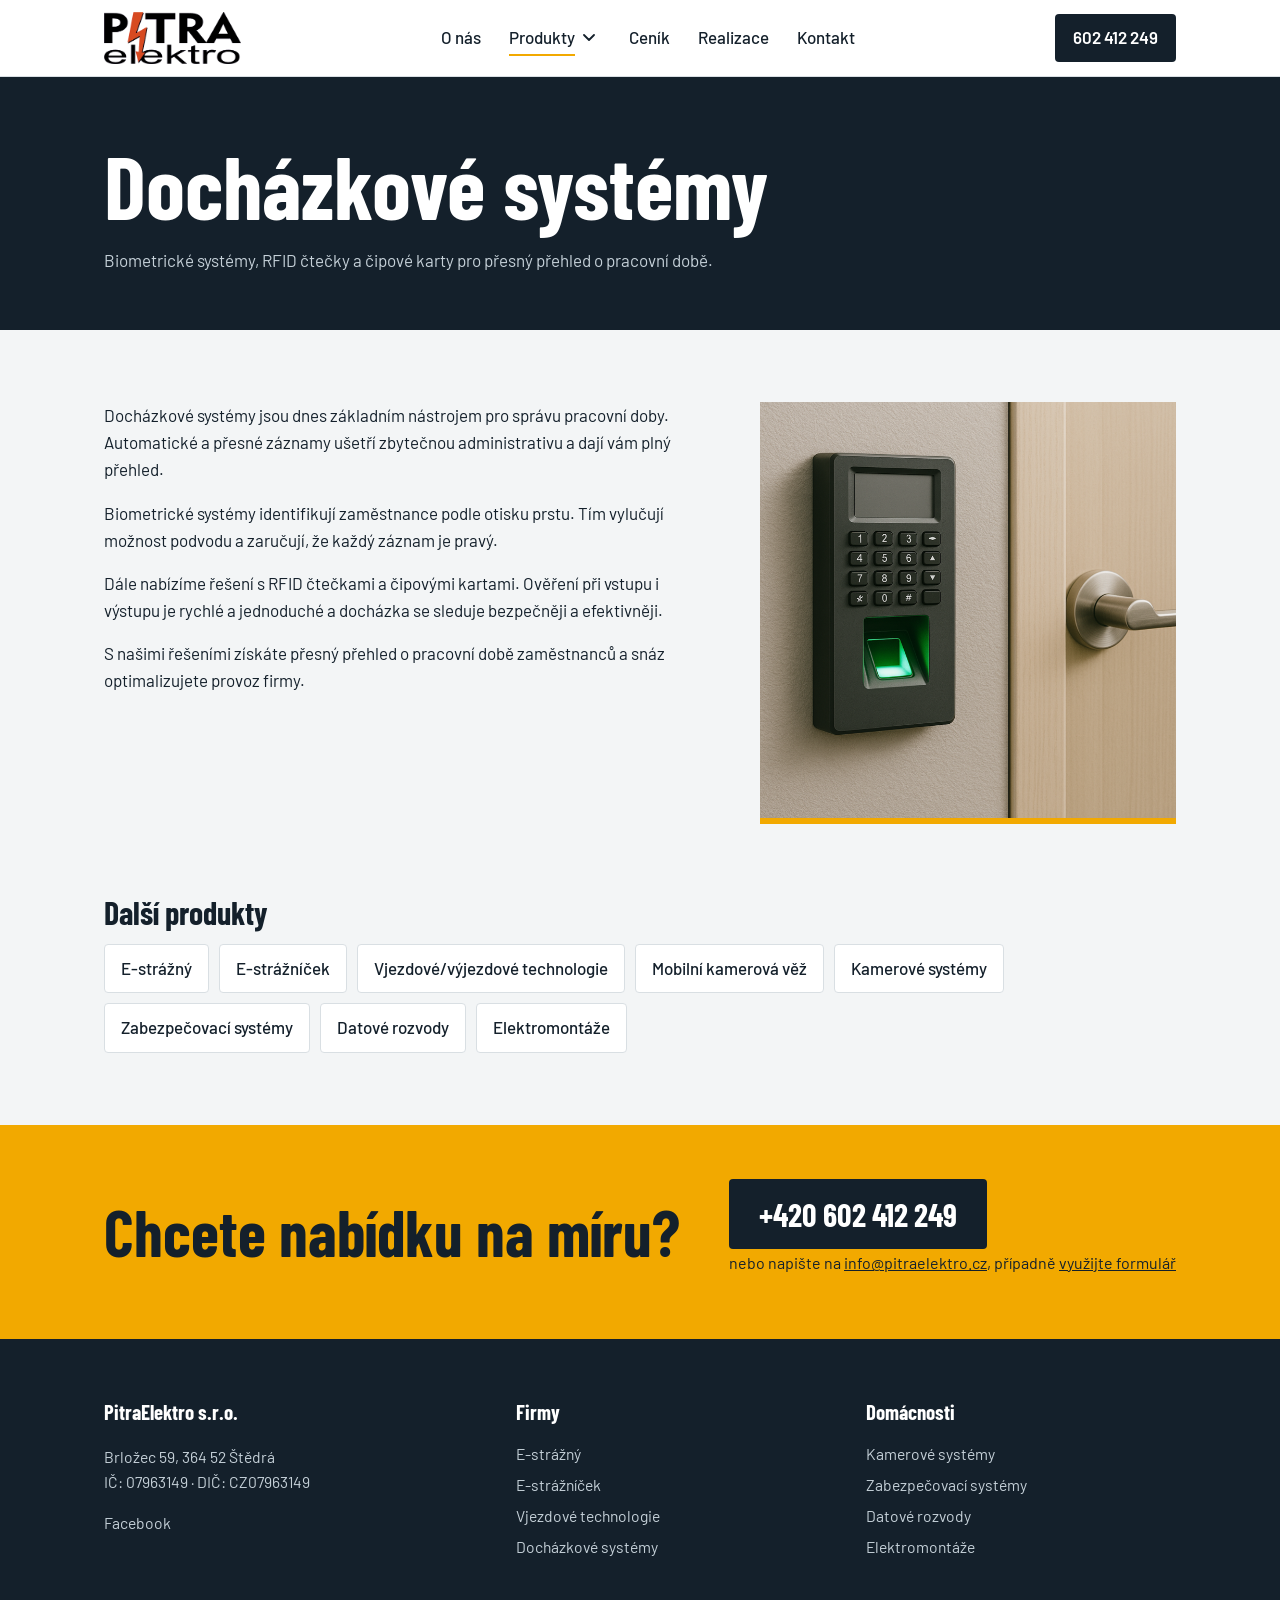
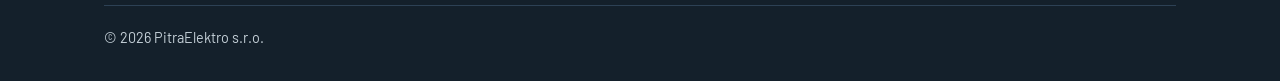
<file: produkty/4-dochazkove-systemy.html>
<!DOCTYPE html>
<html lang="cs">
<head>
<meta charset="utf-8">
<meta name="viewport" content="width=device-width, initial-scale=1">
<title>Docházkové systémy – Pitra Elektro</title>
<meta name="description" content="Biometrické systémy, RFID čtečky a čipové karty pro přesný přehled o pracovní době.">
<link rel="preconnect" href="https://fonts.googleapis.com">
<link rel="preconnect" href="https://fonts.gstatic.com" crossorigin>
<link href="https://fonts.googleapis.com/css2?family=Barlow+Condensed:wght@600;700&family=Barlow:wght@400;500;600&display=swap" rel="stylesheet">
<link rel="stylesheet" href="../style.css">
</head>
<body>

<header>
  <div class="wrap bar">
    <a class="logo" href="../index.html" aria-label="PitraElektro s.r.o. – úvod"><img src="../imgs/logo.png" alt="PitraElektro s.r.o."></a>
    <nav id="menu" aria-label="Hlavní menu">
      <ul>
        <li><a href="../o-nas.html">O nás</a></li>
        <li class="has-sub"><a href="../produkty.html" class="here">Produkty</a><button class="subtoggle" type="button" aria-expanded="false" aria-label="Rozbalit nabídku produktů"><svg viewBox="0 0 12 8" width="12" height="8" fill="none" stroke="currentColor" stroke-width="1.8" stroke-linecap="round" stroke-linejoin="round"><path d="M1 1l5 5 5-5"/></svg></button><ul class="sub"><li><a href="1-e-strazny.html">E-strážný</a></li><li><a href="2-e-straznicek.html">E-strážníček</a></li><li><a href="3-vjezdove-vyjezdove-technologie.html">Vjezdové/výjezdové technologie</a></li><li><a href="4-dochazkove-systemy.html" aria-current="page">Docházkové systémy</a></li><li><a href="9-mobilni-kamerova-vez-nejmodernejsi-technologie-pro-strezeni-a-vzdaleny-dohled.html">Mobilní kamerová věž</a></li><li><a href="5-kamerove-systemy.html">Kamerové systémy</a></li><li><a href="6-zabezpecovaci-systemy.html">Zabezpečovací systémy</a></li><li><a href="7-datove-rozvody.html">Datové rozvody</a></li><li><a href="8-elektromontaze.html">Elektromontáže</a></li></ul></li>
        <li><a href="../cenik.html">Ceník</a></li>
        <li><a href="../realizace.html">Realizace</a></li>
        <li><a href="../kontakt.html">Kontakt</a></li>
      </ul>
    </nav>
    <a class="tel" href="tel:+420602412249">602 412 249</a>
    <button class="burger" type="button" aria-expanded="false" aria-controls="menu" aria-label="Menu"><svg viewBox="0 0 24 24" fill="none" stroke="currentColor" stroke-width="2.2" stroke-linecap="round"><path class="o" d="M3 6h18M3 12h18M3 18h18"/><path class="c" d="M5 5l14 14M19 5L5 19"/></svg></button>
  </div>
</header>

<main>
<div class="page"><div class="wrap"><h1>Docházkové systémy</h1><p>Biometrické systémy, RFID čtečky a čipové karty pro přesný přehled o pracovní době.</p></div></div>
<section class="doc"><div class="wrap pgrid"><div class="ptext"><p>Docházkové systémy jsou dnes základním nástrojem pro správu pracovní doby. Automatické a přesné záznamy ušetří zbytečnou administrativu a dají vám plný přehled.</p>
<p>Biometrické systémy identifikují zaměstnance podle otisku prstu. Tím vylučují možnost podvodu a zaručují, že každý záznam je pravý.</p>
<p>Dále nabízíme řešení s RFID čtečkami a čipovými kartami. Ověření při vstupu i výstupu je rychlé a jednoduché a docházka se sleduje bezpečněji a efektivněji.</p>
<p>S našimi řešeními získáte přesný přehled o pracovní době zaměstnanců a snáz optimalizujete provoz firmy.</p></div><figure><img src="../imgs/produkty/i2-dochazkove-systemy.png" alt="Docházkové systémy"></figure></div></section>
<section class="doc others"><div class="wrap"><h2>Další produkty</h2><ul class="pills"><li><a href="1-e-strazny.html">E-strážný</a></li><li><a href="2-e-straznicek.html">E-strážníček</a></li><li><a href="3-vjezdove-vyjezdove-technologie.html">Vjezdové/výjezdové technologie</a></li><li><a href="9-mobilni-kamerova-vez-nejmodernejsi-technologie-pro-strezeni-a-vzdaleny-dohled.html">Mobilní kamerová věž</a></li><li><a href="5-kamerove-systemy.html">Kamerové systémy</a></li><li><a href="6-zabezpecovaci-systemy.html">Zabezpečovací systémy</a></li><li><a href="7-datove-rozvody.html">Datové rozvody</a></li><li><a href="8-elektromontaze.html">Elektromontáže</a></li></ul></div></section>
<div class="cta"><div class="wrap" style="padding-top:64px;padding-bottom:64px"><h2>Chcete nabídku na míru?</h2><div><a class="big" href="tel:+420602412249">+420 602 412 249</a><small>nebo napište na <a href="mailto:info@pitraelektro.cz">info@pitraelektro.cz</a>, případně <a href="../kontakt.html">využijte formulář</a></small></div></div></div>
</main>

<footer>
  <div class="wrap">
    <div>
      <h4>PitraElektro s.r.o.</h4>
      <p>Brložec 59, 364 52 Štědrá<br>IČ: 07963149 · DIČ: CZ07963149</p>
      <p><a href="https://www.facebook.com/PitraElektro">Facebook</a></p>
    </div>
    <div>
      <h4>Firmy</h4>
      <ul>
        <li><a href="1-e-strazny.html">E-strážný</a></li>
        <li><a href="2-e-straznicek.html">E-strážníček</a></li>
        <li><a href="3-vjezdove-vyjezdove-technologie.html">Vjezdové technologie</a></li>
        <li><a href="4-dochazkove-systemy.html">Docházkové systémy</a></li>
      </ul>
    </div>
    <div>
      <h4>Domácnosti</h4>
      <ul>
        <li><a href="5-kamerove-systemy.html">Kamerové systémy</a></li>
        <li><a href="6-zabezpecovaci-systemy.html">Zabezpečovací systémy</a></li>
        <li><a href="7-datove-rozvody.html">Datové rozvody</a></li>
        <li><a href="8-elektromontaze.html">Elektromontáže</a></li>
      </ul>
    </div>
    <div class="copy">© 2026 PitraElektro s.r.o.</div>
  </div>
</footer>
<script src="../script.js"></script>
</body>
</html>
</file>
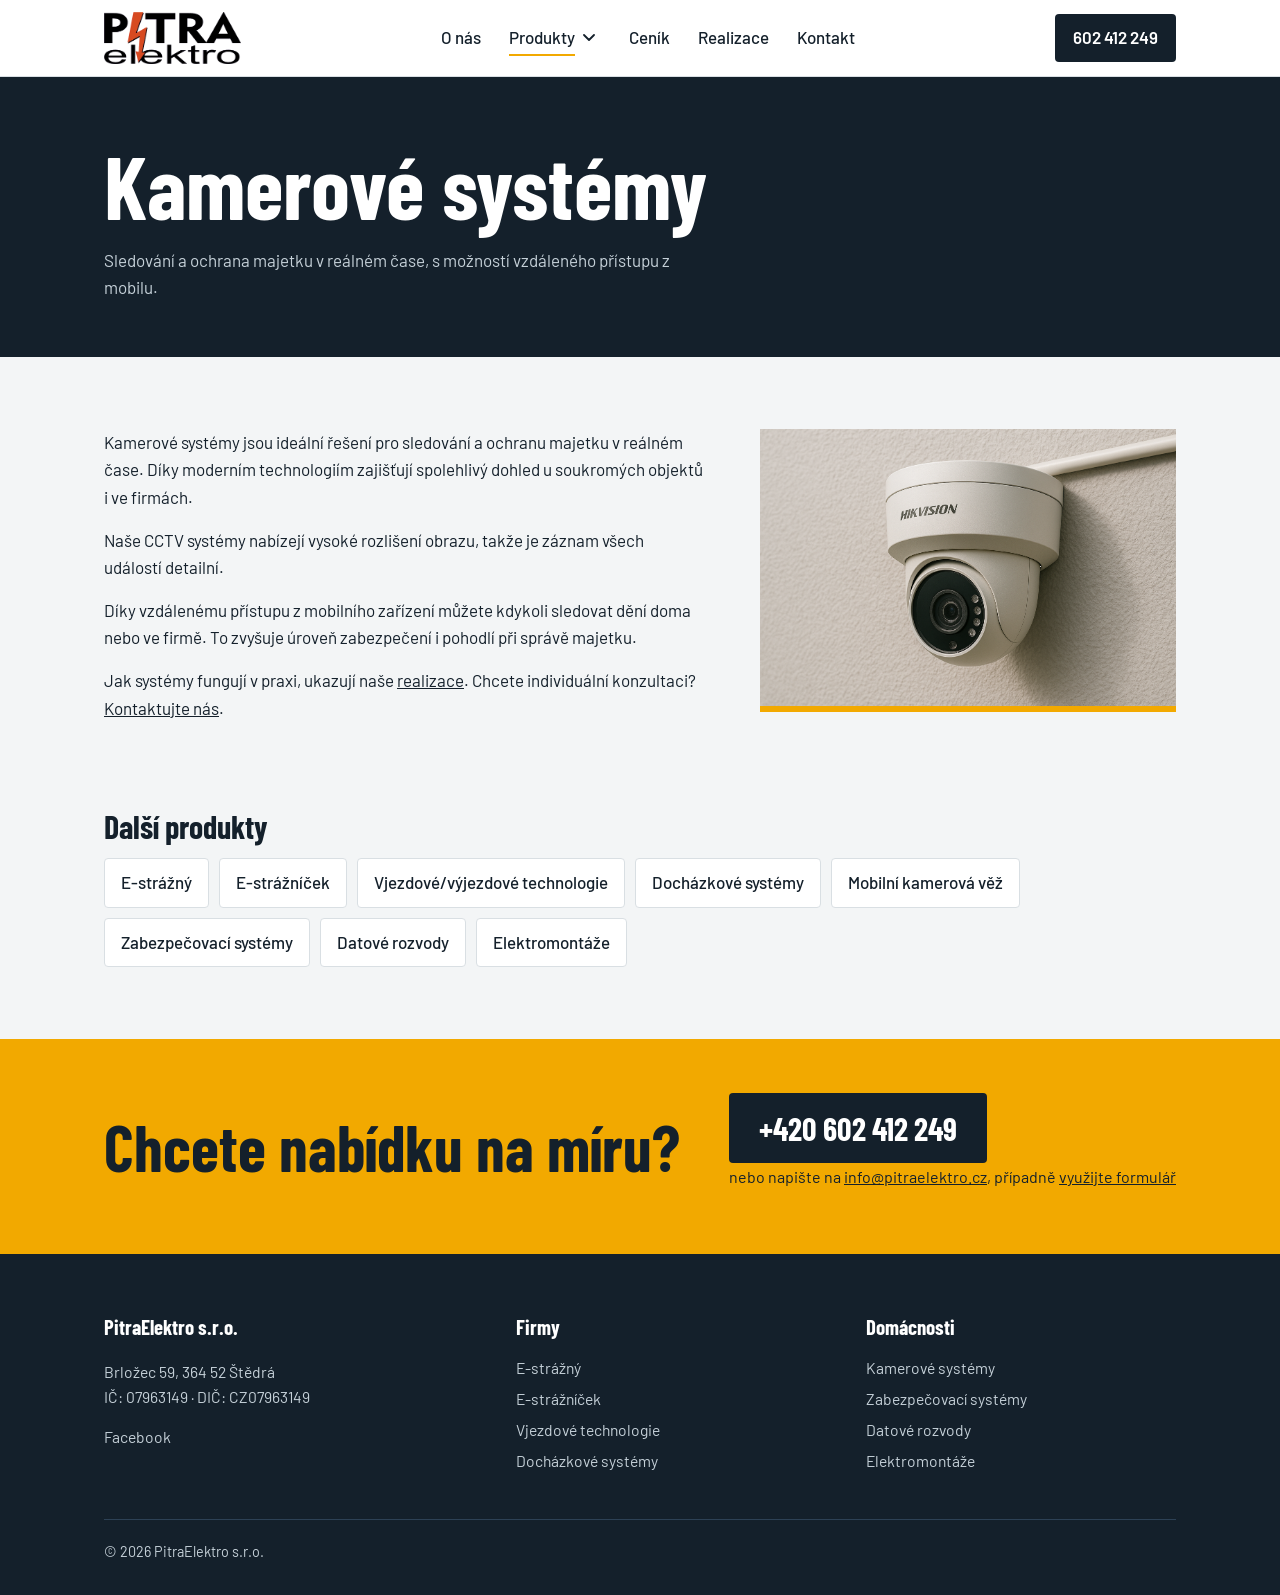
<file: produkty/5-kamerove-systemy.html>
<!DOCTYPE html>
<html lang="cs">
<head>
<meta charset="utf-8">
<meta name="viewport" content="width=device-width, initial-scale=1">
<title>Kamerové systémy – Pitra Elektro</title>
<meta name="description" content="Sledování a ochrana majetku v reálném čase, s možností vzdáleného přístupu z mobilu.">
<link rel="preconnect" href="https://fonts.googleapis.com">
<link rel="preconnect" href="https://fonts.gstatic.com" crossorigin>
<link href="https://fonts.googleapis.com/css2?family=Barlow+Condensed:wght@600;700&family=Barlow:wght@400;500;600&display=swap" rel="stylesheet">
<link rel="stylesheet" href="../style.css">
</head>
<body>

<header>
  <div class="wrap bar">
    <a class="logo" href="../index.html" aria-label="PitraElektro s.r.o. – úvod"><img src="../imgs/logo.png" alt="PitraElektro s.r.o."></a>
    <nav id="menu" aria-label="Hlavní menu">
      <ul>
        <li><a href="../o-nas.html">O nás</a></li>
        <li class="has-sub"><a href="../produkty.html" class="here">Produkty</a><button class="subtoggle" type="button" aria-expanded="false" aria-label="Rozbalit nabídku produktů"><svg viewBox="0 0 12 8" width="12" height="8" fill="none" stroke="currentColor" stroke-width="1.8" stroke-linecap="round" stroke-linejoin="round"><path d="M1 1l5 5 5-5"/></svg></button><ul class="sub"><li><a href="1-e-strazny.html">E-strážný</a></li><li><a href="2-e-straznicek.html">E-strážníček</a></li><li><a href="3-vjezdove-vyjezdove-technologie.html">Vjezdové/výjezdové technologie</a></li><li><a href="4-dochazkove-systemy.html">Docházkové systémy</a></li><li><a href="9-mobilni-kamerova-vez-nejmodernejsi-technologie-pro-strezeni-a-vzdaleny-dohled.html">Mobilní kamerová věž</a></li><li><a href="5-kamerove-systemy.html" aria-current="page">Kamerové systémy</a></li><li><a href="6-zabezpecovaci-systemy.html">Zabezpečovací systémy</a></li><li><a href="7-datove-rozvody.html">Datové rozvody</a></li><li><a href="8-elektromontaze.html">Elektromontáže</a></li></ul></li>
        <li><a href="../cenik.html">Ceník</a></li>
        <li><a href="../realizace.html">Realizace</a></li>
        <li><a href="../kontakt.html">Kontakt</a></li>
      </ul>
    </nav>
    <a class="tel" href="tel:+420602412249">602 412 249</a>
    <button class="burger" type="button" aria-expanded="false" aria-controls="menu" aria-label="Menu"><svg viewBox="0 0 24 24" fill="none" stroke="currentColor" stroke-width="2.2" stroke-linecap="round"><path class="o" d="M3 6h18M3 12h18M3 18h18"/><path class="c" d="M5 5l14 14M19 5L5 19"/></svg></button>
  </div>
</header>

<main>
<div class="page"><div class="wrap"><h1>Kamerové systémy</h1><p>Sledování a ochrana majetku v reálném čase, s možností vzdáleného přístupu z mobilu.</p></div></div>
<section class="doc"><div class="wrap pgrid"><div class="ptext"><p>Kamerové systémy jsou ideální řešení pro sledování a ochranu majetku v reálném čase. Díky moderním technologiím zajišťují spolehlivý dohled u soukromých objektů i ve firmách.</p>
<p>Naše CCTV systémy nabízejí vysoké rozlišení obrazu, takže je záznam všech událostí detailní.</p>
<p>Díky vzdálenému přístupu z mobilního zařízení můžete kdykoli sledovat dění doma nebo ve firmě. To zvyšuje úroveň zabezpečení i pohodlí při správě majetku.</p>
<p>Jak systémy fungují v praxi, ukazují naše <a href="../realizace.html">realizace</a>. Chcete individuální konzultaci? <a href="../kontakt.html">Kontaktujte nás</a>.</p></div><figure><img src="../imgs/produkty/i2-kamerove-systemy.png" alt="Kamerové systémy"></figure></div></section>
<section class="doc others"><div class="wrap"><h2>Další produkty</h2><ul class="pills"><li><a href="1-e-strazny.html">E-strážný</a></li><li><a href="2-e-straznicek.html">E-strážníček</a></li><li><a href="3-vjezdove-vyjezdove-technologie.html">Vjezdové/výjezdové technologie</a></li><li><a href="4-dochazkove-systemy.html">Docházkové systémy</a></li><li><a href="9-mobilni-kamerova-vez-nejmodernejsi-technologie-pro-strezeni-a-vzdaleny-dohled.html">Mobilní kamerová věž</a></li><li><a href="6-zabezpecovaci-systemy.html">Zabezpečovací systémy</a></li><li><a href="7-datove-rozvody.html">Datové rozvody</a></li><li><a href="8-elektromontaze.html">Elektromontáže</a></li></ul></div></section>
<div class="cta"><div class="wrap" style="padding-top:64px;padding-bottom:64px"><h2>Chcete nabídku na míru?</h2><div><a class="big" href="tel:+420602412249">+420 602 412 249</a><small>nebo napište na <a href="mailto:info@pitraelektro.cz">info@pitraelektro.cz</a>, případně <a href="../kontakt.html">využijte formulář</a></small></div></div></div>
</main>

<footer>
  <div class="wrap">
    <div>
      <h4>PitraElektro s.r.o.</h4>
      <p>Brložec 59, 364 52 Štědrá<br>IČ: 07963149 · DIČ: CZ07963149</p>
      <p><a href="https://www.facebook.com/PitraElektro">Facebook</a></p>
    </div>
    <div>
      <h4>Firmy</h4>
      <ul>
        <li><a href="1-e-strazny.html">E-strážný</a></li>
        <li><a href="2-e-straznicek.html">E-strážníček</a></li>
        <li><a href="3-vjezdove-vyjezdove-technologie.html">Vjezdové technologie</a></li>
        <li><a href="4-dochazkove-systemy.html">Docházkové systémy</a></li>
      </ul>
    </div>
    <div>
      <h4>Domácnosti</h4>
      <ul>
        <li><a href="5-kamerove-systemy.html">Kamerové systémy</a></li>
        <li><a href="6-zabezpecovaci-systemy.html">Zabezpečovací systémy</a></li>
        <li><a href="7-datove-rozvody.html">Datové rozvody</a></li>
        <li><a href="8-elektromontaze.html">Elektromontáže</a></li>
      </ul>
    </div>
    <div class="copy">© 2026 PitraElektro s.r.o.</div>
  </div>
</footer>
<script src="../script.js"></script>
</body>
</html>
</file>
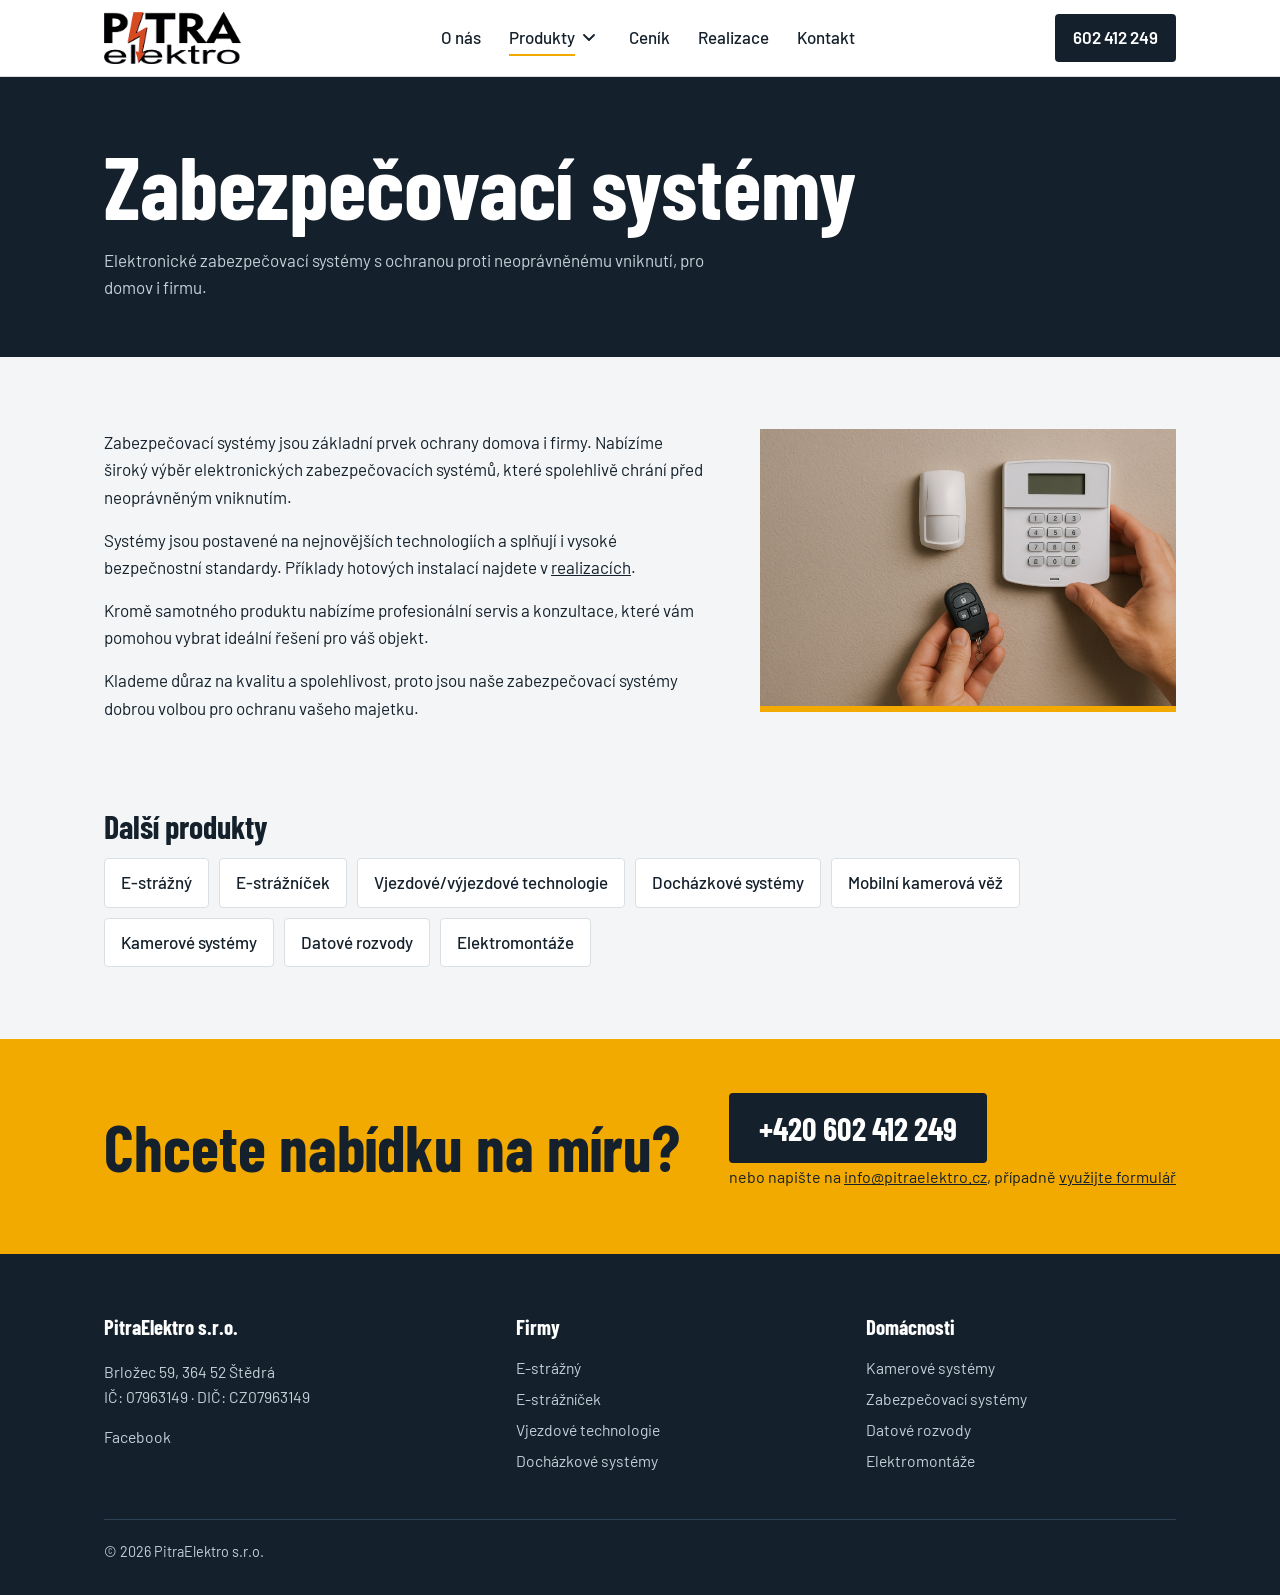
<file: produkty/6-zabezpecovaci-systemy.html>
<!DOCTYPE html>
<html lang="cs">
<head>
<meta charset="utf-8">
<meta name="viewport" content="width=device-width, initial-scale=1">
<title>Zabezpečovací systémy – Pitra Elektro</title>
<meta name="description" content="Elektronické zabezpečovací systémy s ochranou proti neoprávněnému vniknutí, pro domov i firmu.">
<link rel="preconnect" href="https://fonts.googleapis.com">
<link rel="preconnect" href="https://fonts.gstatic.com" crossorigin>
<link href="https://fonts.googleapis.com/css2?family=Barlow+Condensed:wght@600;700&family=Barlow:wght@400;500;600&display=swap" rel="stylesheet">
<link rel="stylesheet" href="../style.css">
</head>
<body>

<header>
  <div class="wrap bar">
    <a class="logo" href="../index.html" aria-label="PitraElektro s.r.o. – úvod"><img src="../imgs/logo.png" alt="PitraElektro s.r.o."></a>
    <nav id="menu" aria-label="Hlavní menu">
      <ul>
        <li><a href="../o-nas.html">O nás</a></li>
        <li class="has-sub"><a href="../produkty.html" class="here">Produkty</a><button class="subtoggle" type="button" aria-expanded="false" aria-label="Rozbalit nabídku produktů"><svg viewBox="0 0 12 8" width="12" height="8" fill="none" stroke="currentColor" stroke-width="1.8" stroke-linecap="round" stroke-linejoin="round"><path d="M1 1l5 5 5-5"/></svg></button><ul class="sub"><li><a href="1-e-strazny.html">E-strážný</a></li><li><a href="2-e-straznicek.html">E-strážníček</a></li><li><a href="3-vjezdove-vyjezdove-technologie.html">Vjezdové/výjezdové technologie</a></li><li><a href="4-dochazkove-systemy.html">Docházkové systémy</a></li><li><a href="9-mobilni-kamerova-vez-nejmodernejsi-technologie-pro-strezeni-a-vzdaleny-dohled.html">Mobilní kamerová věž</a></li><li><a href="5-kamerove-systemy.html">Kamerové systémy</a></li><li><a href="6-zabezpecovaci-systemy.html" aria-current="page">Zabezpečovací systémy</a></li><li><a href="7-datove-rozvody.html">Datové rozvody</a></li><li><a href="8-elektromontaze.html">Elektromontáže</a></li></ul></li>
        <li><a href="../cenik.html">Ceník</a></li>
        <li><a href="../realizace.html">Realizace</a></li>
        <li><a href="../kontakt.html">Kontakt</a></li>
      </ul>
    </nav>
    <a class="tel" href="tel:+420602412249">602 412 249</a>
    <button class="burger" type="button" aria-expanded="false" aria-controls="menu" aria-label="Menu"><svg viewBox="0 0 24 24" fill="none" stroke="currentColor" stroke-width="2.2" stroke-linecap="round"><path class="o" d="M3 6h18M3 12h18M3 18h18"/><path class="c" d="M5 5l14 14M19 5L5 19"/></svg></button>
  </div>
</header>

<main>
<div class="page"><div class="wrap"><h1>Zabezpečovací systémy</h1><p>Elektronické zabezpečovací systémy s ochranou proti neoprávněnému vniknutí, pro domov i firmu.</p></div></div>
<section class="doc"><div class="wrap pgrid"><div class="ptext"><p>Zabezpečovací systémy jsou základní prvek ochrany domova i firmy. Nabízíme široký výběr elektronických zabezpečovacích systémů, které spolehlivě chrání před neoprávněným vniknutím.</p>
<p>Systémy jsou postavené na nejnovějších technologiích a splňují i vysoké bezpečnostní standardy. Příklady hotových instalací najdete v <a href="../realizace.html">realizacích</a>.</p>
<p>Kromě samotného produktu nabízíme profesionální servis a konzultace, které vám pomohou vybrat ideální řešení pro váš objekt.</p>
<p>Klademe důraz na kvalitu a spolehlivost, proto jsou naše zabezpečovací systémy dobrou volbou pro ochranu vašeho majetku.</p></div><figure><img src="../imgs/produkty/i2-zabezpecovaci-systemy.png" alt="Zabezpečovací systémy"></figure></div></section>
<section class="doc others"><div class="wrap"><h2>Další produkty</h2><ul class="pills"><li><a href="1-e-strazny.html">E-strážný</a></li><li><a href="2-e-straznicek.html">E-strážníček</a></li><li><a href="3-vjezdove-vyjezdove-technologie.html">Vjezdové/výjezdové technologie</a></li><li><a href="4-dochazkove-systemy.html">Docházkové systémy</a></li><li><a href="9-mobilni-kamerova-vez-nejmodernejsi-technologie-pro-strezeni-a-vzdaleny-dohled.html">Mobilní kamerová věž</a></li><li><a href="5-kamerove-systemy.html">Kamerové systémy</a></li><li><a href="7-datove-rozvody.html">Datové rozvody</a></li><li><a href="8-elektromontaze.html">Elektromontáže</a></li></ul></div></section>
<div class="cta"><div class="wrap" style="padding-top:64px;padding-bottom:64px"><h2>Chcete nabídku na míru?</h2><div><a class="big" href="tel:+420602412249">+420 602 412 249</a><small>nebo napište na <a href="mailto:info@pitraelektro.cz">info@pitraelektro.cz</a>, případně <a href="../kontakt.html">využijte formulář</a></small></div></div></div>
</main>

<footer>
  <div class="wrap">
    <div>
      <h4>PitraElektro s.r.o.</h4>
      <p>Brložec 59, 364 52 Štědrá<br>IČ: 07963149 · DIČ: CZ07963149</p>
      <p><a href="https://www.facebook.com/PitraElektro">Facebook</a></p>
    </div>
    <div>
      <h4>Firmy</h4>
      <ul>
        <li><a href="1-e-strazny.html">E-strážný</a></li>
        <li><a href="2-e-straznicek.html">E-strážníček</a></li>
        <li><a href="3-vjezdove-vyjezdove-technologie.html">Vjezdové technologie</a></li>
        <li><a href="4-dochazkove-systemy.html">Docházkové systémy</a></li>
      </ul>
    </div>
    <div>
      <h4>Domácnosti</h4>
      <ul>
        <li><a href="5-kamerove-systemy.html">Kamerové systémy</a></li>
        <li><a href="6-zabezpecovaci-systemy.html">Zabezpečovací systémy</a></li>
        <li><a href="7-datove-rozvody.html">Datové rozvody</a></li>
        <li><a href="8-elektromontaze.html">Elektromontáže</a></li>
      </ul>
    </div>
    <div class="copy">© 2026 PitraElektro s.r.o.</div>
  </div>
</footer>
<script src="../script.js"></script>
</body>
</html>
</file>
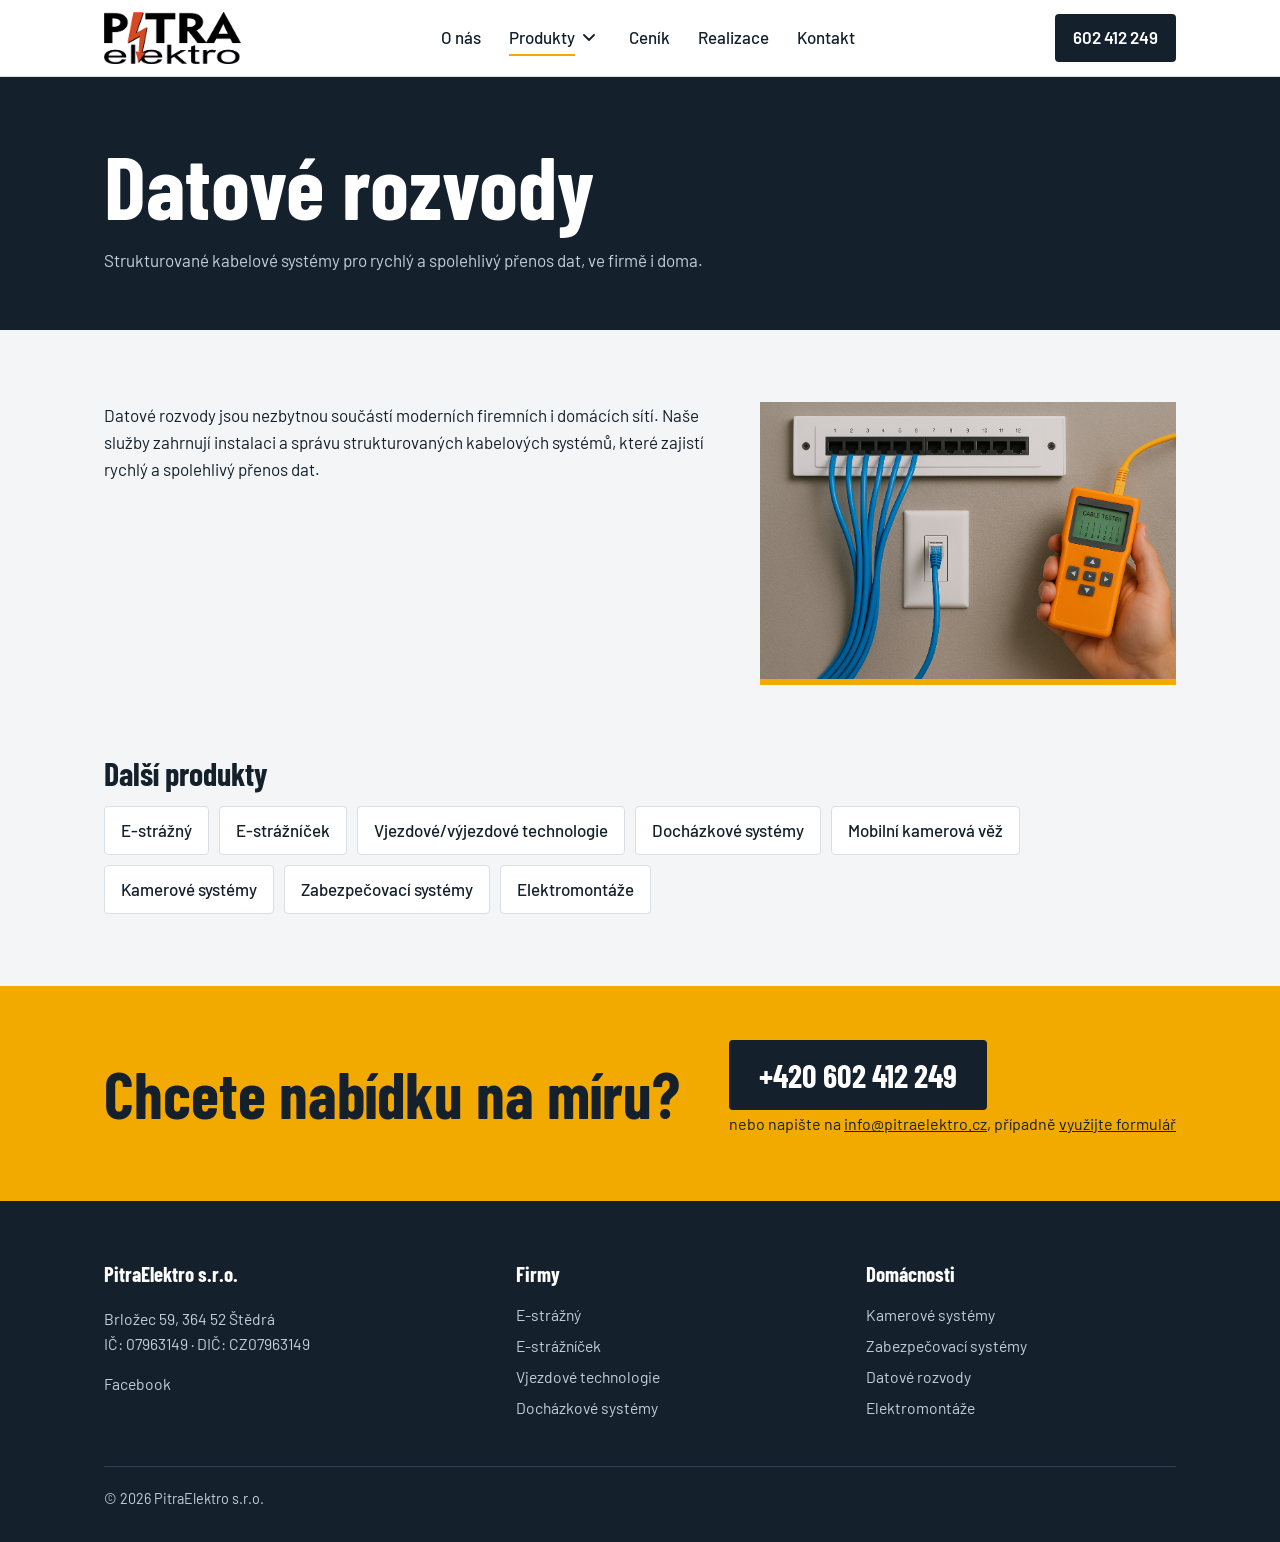
<file: produkty/7-datove-rozvody.html>
<!DOCTYPE html>
<html lang="cs">
<head>
<meta charset="utf-8">
<meta name="viewport" content="width=device-width, initial-scale=1">
<title>Datové rozvody – Pitra Elektro</title>
<meta name="description" content="Strukturované kabelové systémy pro rychlý a spolehlivý přenos dat, ve firmě i doma.">
<link rel="preconnect" href="https://fonts.googleapis.com">
<link rel="preconnect" href="https://fonts.gstatic.com" crossorigin>
<link href="https://fonts.googleapis.com/css2?family=Barlow+Condensed:wght@600;700&family=Barlow:wght@400;500;600&display=swap" rel="stylesheet">
<link rel="stylesheet" href="../style.css">
</head>
<body>

<header>
  <div class="wrap bar">
    <a class="logo" href="../index.html" aria-label="PitraElektro s.r.o. – úvod"><img src="../imgs/logo.png" alt="PitraElektro s.r.o."></a>
    <nav id="menu" aria-label="Hlavní menu">
      <ul>
        <li><a href="../o-nas.html">O nás</a></li>
        <li class="has-sub"><a href="../produkty.html" class="here">Produkty</a><button class="subtoggle" type="button" aria-expanded="false" aria-label="Rozbalit nabídku produktů"><svg viewBox="0 0 12 8" width="12" height="8" fill="none" stroke="currentColor" stroke-width="1.8" stroke-linecap="round" stroke-linejoin="round"><path d="M1 1l5 5 5-5"/></svg></button><ul class="sub"><li><a href="1-e-strazny.html">E-strážný</a></li><li><a href="2-e-straznicek.html">E-strážníček</a></li><li><a href="3-vjezdove-vyjezdove-technologie.html">Vjezdové/výjezdové technologie</a></li><li><a href="4-dochazkove-systemy.html">Docházkové systémy</a></li><li><a href="9-mobilni-kamerova-vez-nejmodernejsi-technologie-pro-strezeni-a-vzdaleny-dohled.html">Mobilní kamerová věž</a></li><li><a href="5-kamerove-systemy.html">Kamerové systémy</a></li><li><a href="6-zabezpecovaci-systemy.html">Zabezpečovací systémy</a></li><li><a href="7-datove-rozvody.html" aria-current="page">Datové rozvody</a></li><li><a href="8-elektromontaze.html">Elektromontáže</a></li></ul></li>
        <li><a href="../cenik.html">Ceník</a></li>
        <li><a href="../realizace.html">Realizace</a></li>
        <li><a href="../kontakt.html">Kontakt</a></li>
      </ul>
    </nav>
    <a class="tel" href="tel:+420602412249">602 412 249</a>
    <button class="burger" type="button" aria-expanded="false" aria-controls="menu" aria-label="Menu"><svg viewBox="0 0 24 24" fill="none" stroke="currentColor" stroke-width="2.2" stroke-linecap="round"><path class="o" d="M3 6h18M3 12h18M3 18h18"/><path class="c" d="M5 5l14 14M19 5L5 19"/></svg></button>
  </div>
</header>

<main>
<div class="page"><div class="wrap"><h1>Datové rozvody</h1><p>Strukturované kabelové systémy pro rychlý a spolehlivý přenos dat, ve firmě i doma.</p></div></div>
<section class="doc"><div class="wrap pgrid"><div class="ptext"><p>Datové rozvody jsou nezbytnou součástí moderních firemních i domácích sítí. Naše služby zahrnují instalaci a správu strukturovaných kabelových systémů, které zajistí rychlý a spolehlivý přenos dat.</p></div><figure><img src="../imgs/produkty/i2-datove-rozvody.png" alt="Datové rozvody"></figure></div></section>
<section class="doc others"><div class="wrap"><h2>Další produkty</h2><ul class="pills"><li><a href="1-e-strazny.html">E-strážný</a></li><li><a href="2-e-straznicek.html">E-strážníček</a></li><li><a href="3-vjezdove-vyjezdove-technologie.html">Vjezdové/výjezdové technologie</a></li><li><a href="4-dochazkove-systemy.html">Docházkové systémy</a></li><li><a href="9-mobilni-kamerova-vez-nejmodernejsi-technologie-pro-strezeni-a-vzdaleny-dohled.html">Mobilní kamerová věž</a></li><li><a href="5-kamerove-systemy.html">Kamerové systémy</a></li><li><a href="6-zabezpecovaci-systemy.html">Zabezpečovací systémy</a></li><li><a href="8-elektromontaze.html">Elektromontáže</a></li></ul></div></section>
<div class="cta"><div class="wrap" style="padding-top:64px;padding-bottom:64px"><h2>Chcete nabídku na míru?</h2><div><a class="big" href="tel:+420602412249">+420 602 412 249</a><small>nebo napište na <a href="mailto:info@pitraelektro.cz">info@pitraelektro.cz</a>, případně <a href="../kontakt.html">využijte formulář</a></small></div></div></div>
</main>

<footer>
  <div class="wrap">
    <div>
      <h4>PitraElektro s.r.o.</h4>
      <p>Brložec 59, 364 52 Štědrá<br>IČ: 07963149 · DIČ: CZ07963149</p>
      <p><a href="https://www.facebook.com/PitraElektro">Facebook</a></p>
    </div>
    <div>
      <h4>Firmy</h4>
      <ul>
        <li><a href="1-e-strazny.html">E-strážný</a></li>
        <li><a href="2-e-straznicek.html">E-strážníček</a></li>
        <li><a href="3-vjezdove-vyjezdove-technologie.html">Vjezdové technologie</a></li>
        <li><a href="4-dochazkove-systemy.html">Docházkové systémy</a></li>
      </ul>
    </div>
    <div>
      <h4>Domácnosti</h4>
      <ul>
        <li><a href="5-kamerove-systemy.html">Kamerové systémy</a></li>
        <li><a href="6-zabezpecovaci-systemy.html">Zabezpečovací systémy</a></li>
        <li><a href="7-datove-rozvody.html">Datové rozvody</a></li>
        <li><a href="8-elektromontaze.html">Elektromontáže</a></li>
      </ul>
    </div>
    <div class="copy">© 2026 PitraElektro s.r.o.</div>
  </div>
</footer>
<script src="../script.js"></script>
</body>
</html>
</file>
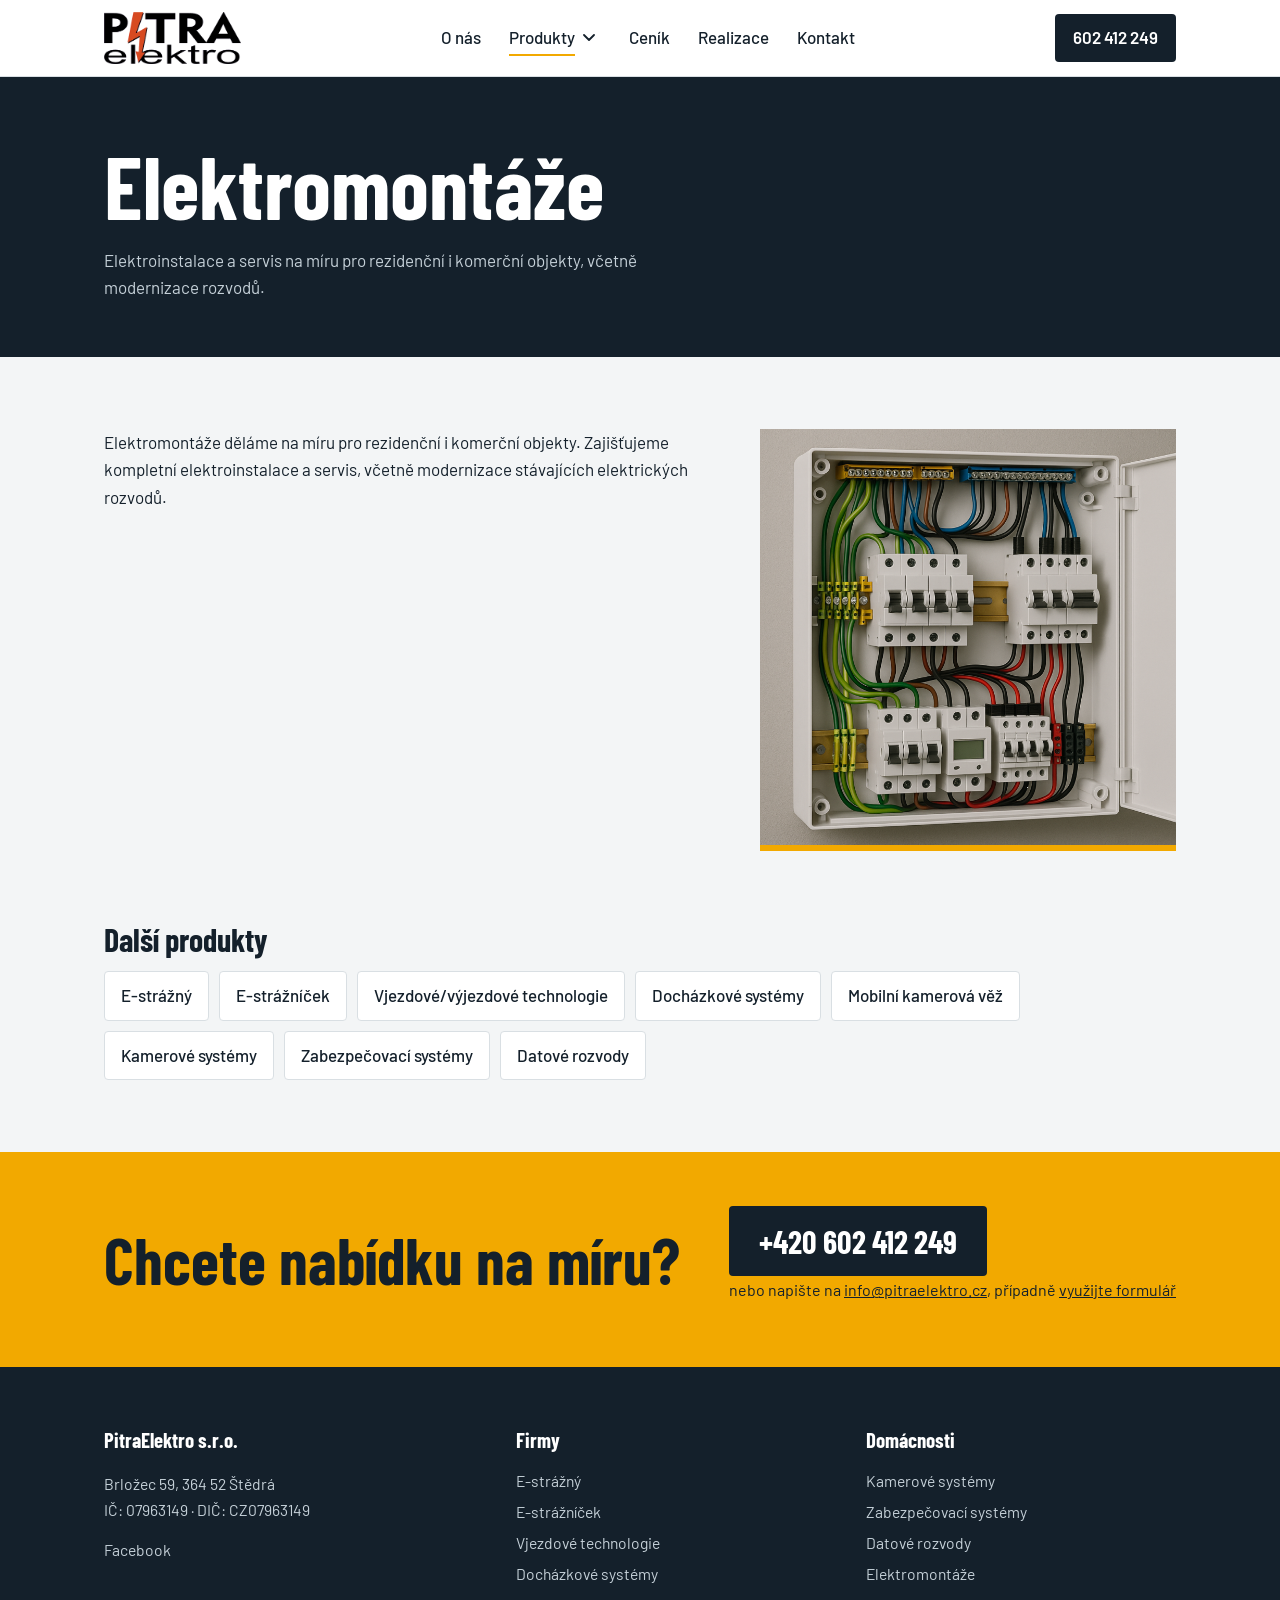
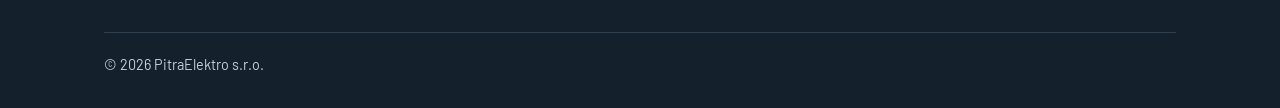
<file: produkty/8-elektromontaze.html>
<!DOCTYPE html>
<html lang="cs">
<head>
<meta charset="utf-8">
<meta name="viewport" content="width=device-width, initial-scale=1">
<title>Elektromontáže – Pitra Elektro</title>
<meta name="description" content="Elektroinstalace a servis na míru pro rezidenční i komerční objekty, včetně modernizace rozvodů.">
<link rel="preconnect" href="https://fonts.googleapis.com">
<link rel="preconnect" href="https://fonts.gstatic.com" crossorigin>
<link href="https://fonts.googleapis.com/css2?family=Barlow+Condensed:wght@600;700&family=Barlow:wght@400;500;600&display=swap" rel="stylesheet">
<link rel="stylesheet" href="../style.css">
</head>
<body>

<header>
  <div class="wrap bar">
    <a class="logo" href="../index.html" aria-label="PitraElektro s.r.o. – úvod"><img src="../imgs/logo.png" alt="PitraElektro s.r.o."></a>
    <nav id="menu" aria-label="Hlavní menu">
      <ul>
        <li><a href="../o-nas.html">O nás</a></li>
        <li class="has-sub"><a href="../produkty.html" class="here">Produkty</a><button class="subtoggle" type="button" aria-expanded="false" aria-label="Rozbalit nabídku produktů"><svg viewBox="0 0 12 8" width="12" height="8" fill="none" stroke="currentColor" stroke-width="1.8" stroke-linecap="round" stroke-linejoin="round"><path d="M1 1l5 5 5-5"/></svg></button><ul class="sub"><li><a href="1-e-strazny.html">E-strážný</a></li><li><a href="2-e-straznicek.html">E-strážníček</a></li><li><a href="3-vjezdove-vyjezdove-technologie.html">Vjezdové/výjezdové technologie</a></li><li><a href="4-dochazkove-systemy.html">Docházkové systémy</a></li><li><a href="9-mobilni-kamerova-vez-nejmodernejsi-technologie-pro-strezeni-a-vzdaleny-dohled.html">Mobilní kamerová věž</a></li><li><a href="5-kamerove-systemy.html">Kamerové systémy</a></li><li><a href="6-zabezpecovaci-systemy.html">Zabezpečovací systémy</a></li><li><a href="7-datove-rozvody.html">Datové rozvody</a></li><li><a href="8-elektromontaze.html" aria-current="page">Elektromontáže</a></li></ul></li>
        <li><a href="../cenik.html">Ceník</a></li>
        <li><a href="../realizace.html">Realizace</a></li>
        <li><a href="../kontakt.html">Kontakt</a></li>
      </ul>
    </nav>
    <a class="tel" href="tel:+420602412249">602 412 249</a>
    <button class="burger" type="button" aria-expanded="false" aria-controls="menu" aria-label="Menu"><svg viewBox="0 0 24 24" fill="none" stroke="currentColor" stroke-width="2.2" stroke-linecap="round"><path class="o" d="M3 6h18M3 12h18M3 18h18"/><path class="c" d="M5 5l14 14M19 5L5 19"/></svg></button>
  </div>
</header>

<main>
<div class="page"><div class="wrap"><h1>Elektromontáže</h1><p>Elektroinstalace a servis na míru pro rezidenční i komerční objekty, včetně modernizace rozvodů.</p></div></div>
<section class="doc"><div class="wrap pgrid"><div class="ptext"><p>Elektromontáže děláme na míru pro rezidenční i komerční objekty. Zajišťujeme kompletní elektroinstalace a servis, včetně modernizace stávajících elektrických rozvodů.</p></div><figure><img src="../imgs/produkty/i2-elektromontaze.png" alt="Elektromontáže"></figure></div></section>
<section class="doc others"><div class="wrap"><h2>Další produkty</h2><ul class="pills"><li><a href="1-e-strazny.html">E-strážný</a></li><li><a href="2-e-straznicek.html">E-strážníček</a></li><li><a href="3-vjezdove-vyjezdove-technologie.html">Vjezdové/výjezdové technologie</a></li><li><a href="4-dochazkove-systemy.html">Docházkové systémy</a></li><li><a href="9-mobilni-kamerova-vez-nejmodernejsi-technologie-pro-strezeni-a-vzdaleny-dohled.html">Mobilní kamerová věž</a></li><li><a href="5-kamerove-systemy.html">Kamerové systémy</a></li><li><a href="6-zabezpecovaci-systemy.html">Zabezpečovací systémy</a></li><li><a href="7-datove-rozvody.html">Datové rozvody</a></li></ul></div></section>
<div class="cta"><div class="wrap" style="padding-top:64px;padding-bottom:64px"><h2>Chcete nabídku na míru?</h2><div><a class="big" href="tel:+420602412249">+420 602 412 249</a><small>nebo napište na <a href="mailto:info@pitraelektro.cz">info@pitraelektro.cz</a>, případně <a href="../kontakt.html">využijte formulář</a></small></div></div></div>
</main>

<footer>
  <div class="wrap">
    <div>
      <h4>PitraElektro s.r.o.</h4>
      <p>Brložec 59, 364 52 Štědrá<br>IČ: 07963149 · DIČ: CZ07963149</p>
      <p><a href="https://www.facebook.com/PitraElektro">Facebook</a></p>
    </div>
    <div>
      <h4>Firmy</h4>
      <ul>
        <li><a href="1-e-strazny.html">E-strážný</a></li>
        <li><a href="2-e-straznicek.html">E-strážníček</a></li>
        <li><a href="3-vjezdove-vyjezdove-technologie.html">Vjezdové technologie</a></li>
        <li><a href="4-dochazkove-systemy.html">Docházkové systémy</a></li>
      </ul>
    </div>
    <div>
      <h4>Domácnosti</h4>
      <ul>
        <li><a href="5-kamerove-systemy.html">Kamerové systémy</a></li>
        <li><a href="6-zabezpecovaci-systemy.html">Zabezpečovací systémy</a></li>
        <li><a href="7-datove-rozvody.html">Datové rozvody</a></li>
        <li><a href="8-elektromontaze.html">Elektromontáže</a></li>
      </ul>
    </div>
    <div class="copy">© 2026 PitraElektro s.r.o.</div>
  </div>
</footer>
<script src="../script.js"></script>
</body>
</html>
</file>
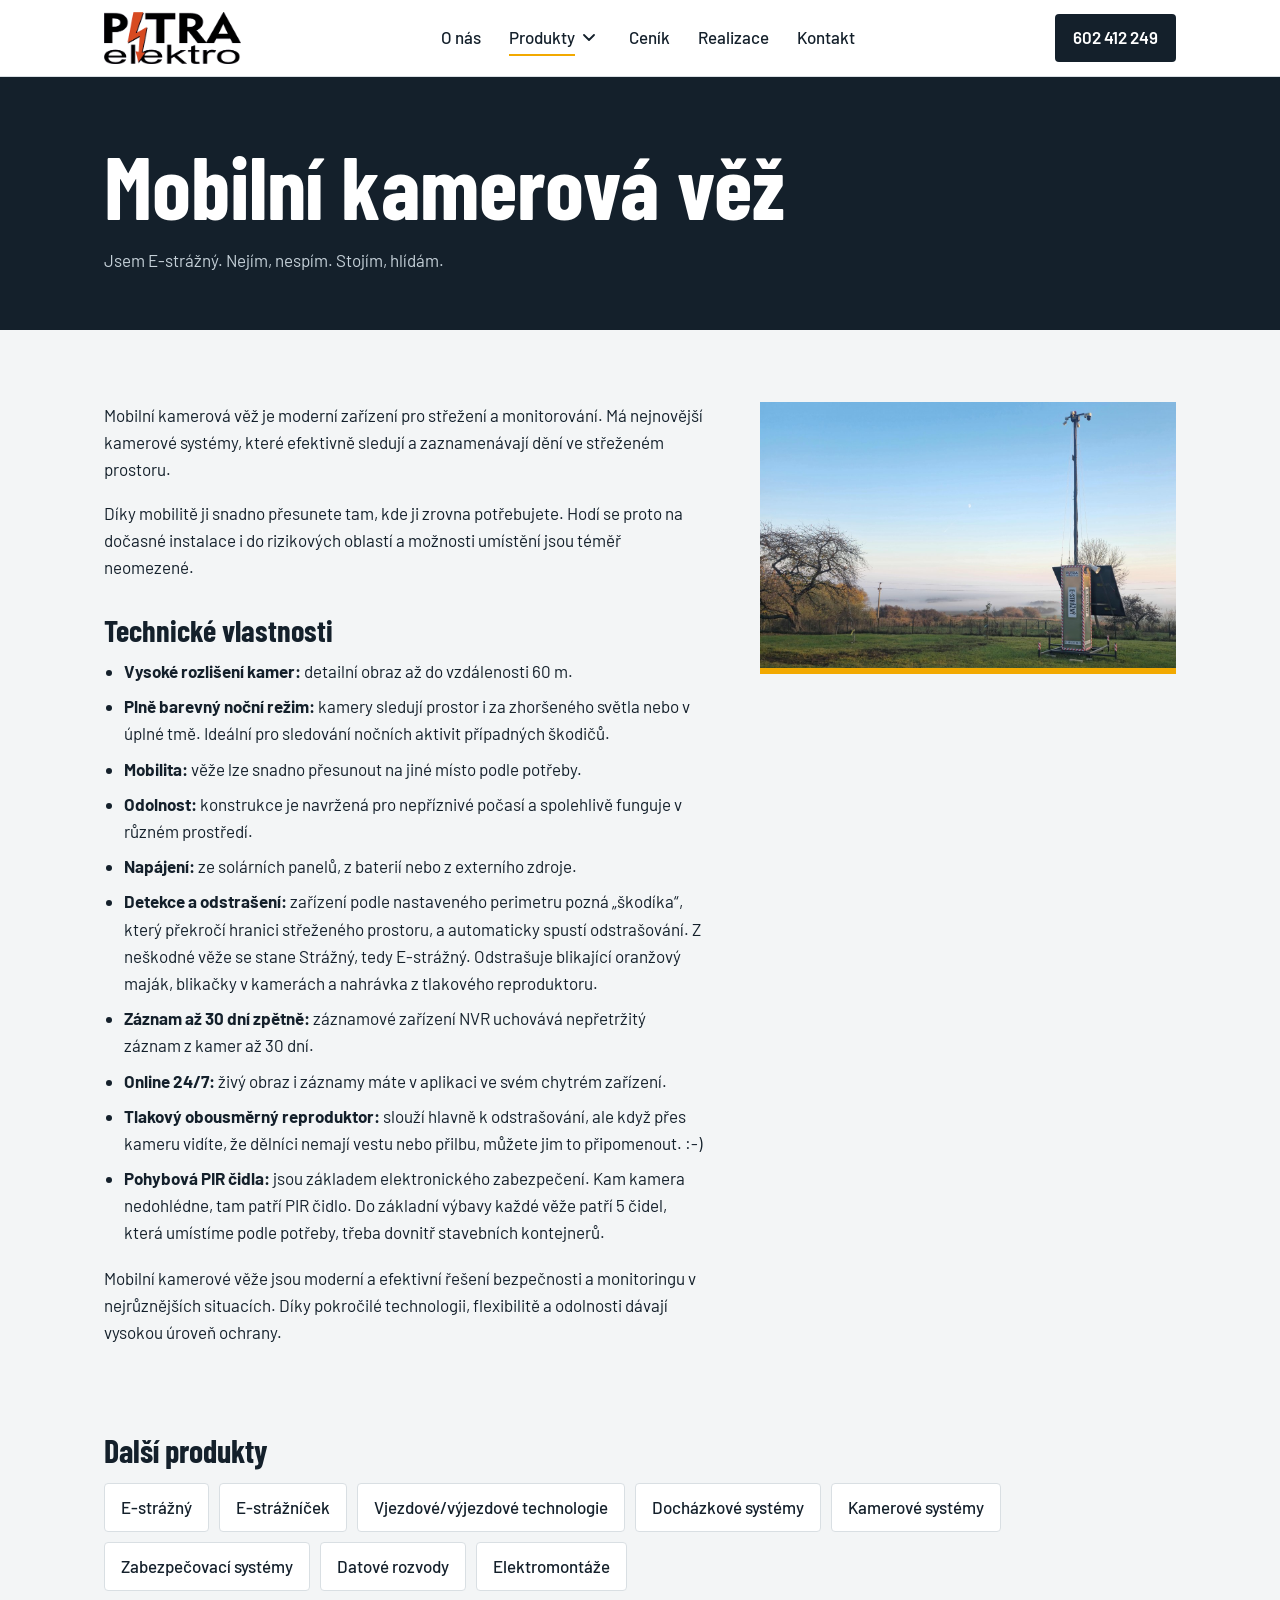
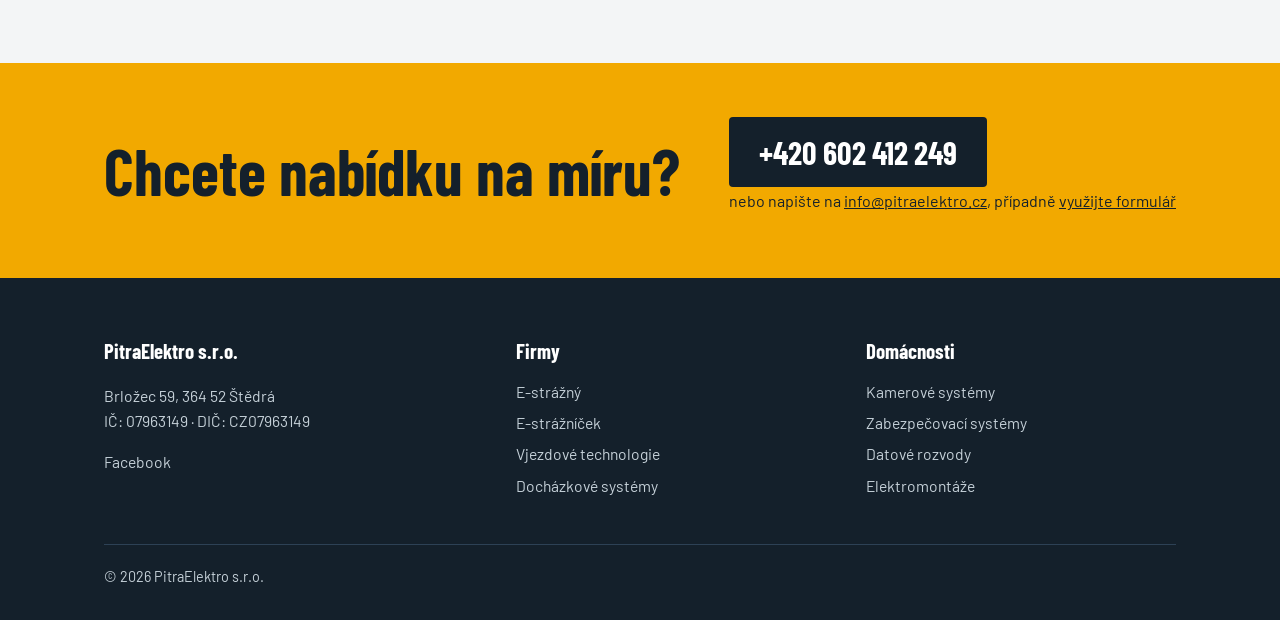
<file: produkty/9-mobilni-kamerova-vez-nejmodernejsi-technologie-pro-strezeni-a-vzdaleny-dohled.html>
<!DOCTYPE html>
<html lang="cs">
<head>
<meta charset="utf-8">
<meta name="viewport" content="width=device-width, initial-scale=1">
<title>Mobilní kamerová věž – Pitra Elektro</title>
<meta name="description" content="Jsem E-strážný. Nejím, nespím. Stojím, hlídám.">
<link rel="preconnect" href="https://fonts.googleapis.com">
<link rel="preconnect" href="https://fonts.gstatic.com" crossorigin>
<link href="https://fonts.googleapis.com/css2?family=Barlow+Condensed:wght@600;700&family=Barlow:wght@400;500;600&display=swap" rel="stylesheet">
<link rel="stylesheet" href="../style.css">
</head>
<body>

<header>
  <div class="wrap bar">
    <a class="logo" href="../index.html" aria-label="PitraElektro s.r.o. – úvod"><img src="../imgs/logo.png" alt="PitraElektro s.r.o."></a>
    <nav id="menu" aria-label="Hlavní menu">
      <ul>
        <li><a href="../o-nas.html">O nás</a></li>
        <li class="has-sub"><a href="../produkty.html" class="here">Produkty</a><button class="subtoggle" type="button" aria-expanded="false" aria-label="Rozbalit nabídku produktů"><svg viewBox="0 0 12 8" width="12" height="8" fill="none" stroke="currentColor" stroke-width="1.8" stroke-linecap="round" stroke-linejoin="round"><path d="M1 1l5 5 5-5"/></svg></button><ul class="sub"><li><a href="1-e-strazny.html">E-strážný</a></li><li><a href="2-e-straznicek.html">E-strážníček</a></li><li><a href="3-vjezdove-vyjezdove-technologie.html">Vjezdové/výjezdové technologie</a></li><li><a href="4-dochazkove-systemy.html">Docházkové systémy</a></li><li><a href="9-mobilni-kamerova-vez-nejmodernejsi-technologie-pro-strezeni-a-vzdaleny-dohled.html" aria-current="page">Mobilní kamerová věž</a></li><li><a href="5-kamerove-systemy.html">Kamerové systémy</a></li><li><a href="6-zabezpecovaci-systemy.html">Zabezpečovací systémy</a></li><li><a href="7-datove-rozvody.html">Datové rozvody</a></li><li><a href="8-elektromontaze.html">Elektromontáže</a></li></ul></li>
        <li><a href="../cenik.html">Ceník</a></li>
        <li><a href="../realizace.html">Realizace</a></li>
        <li><a href="../kontakt.html">Kontakt</a></li>
      </ul>
    </nav>
    <a class="tel" href="tel:+420602412249">602 412 249</a>
    <button class="burger" type="button" aria-expanded="false" aria-controls="menu" aria-label="Menu"><svg viewBox="0 0 24 24" fill="none" stroke="currentColor" stroke-width="2.2" stroke-linecap="round"><path class="o" d="M3 6h18M3 12h18M3 18h18"/><path class="c" d="M5 5l14 14M19 5L5 19"/></svg></button>
  </div>
</header>

<main>
<div class="page"><div class="wrap"><h1>Mobilní kamerová věž</h1><p>Jsem E-strážný. Nejím, nespím. Stojím, hlídám.</p></div></div>
<section class="doc"><div class="wrap pgrid"><div class="ptext"><p>Mobilní kamerová věž je moderní zařízení pro střežení a monitorování. Má nejnovější kamerové systémy, které efektivně sledují a zaznamenávají dění ve střeženém prostoru.</p>
<p>Díky mobilitě ji snadno přesunete tam, kde ji zrovna potřebujete. Hodí se proto na dočasné instalace i do rizikových oblastí a možnosti umístění jsou téměř neomezené.</p>
<h2>Technické vlastnosti</h2>
<ul>
<li><b>Vysoké rozlišení kamer:</b> detailní obraz až do vzdálenosti 60 m.</li>
<li><b>Plně barevný noční režim:</b> kamery sledují prostor i za zhoršeného světla nebo v úplné tmě. Ideální pro sledování nočních aktivit případných škodičů.</li>
<li><b>Mobilita:</b> věže lze snadno přesunout na jiné místo podle potřeby.</li>
<li><b>Odolnost:</b> konstrukce je navržená pro nepříznivé počasí a spolehlivě funguje v různém prostředí.</li>
<li><b>Napájení:</b> ze solárních panelů, z baterií nebo z externího zdroje.</li>
<li><b>Detekce a odstrašení:</b> zařízení podle nastaveného perimetru pozná „škodíka“, který překročí hranici střeženého prostoru, a automaticky spustí odstrašování. Z neškodné věže se stane Strážný, tedy E-strážný. Odstrašuje blikající oranžový maják, blikačky v kamerách a nahrávka z tlakového reproduktoru.</li>
<li><b>Záznam až 30 dní zpětně:</b> záznamové zařízení NVR uchovává nepřetržitý záznam z kamer až 30 dní.</li>
<li><b>Online 24/7:</b> živý obraz i záznamy máte v aplikaci ve svém chytrém zařízení.</li>
<li><b>Tlakový obousměrný reproduktor:</b> slouží hlavně k odstrašování, ale když přes kameru vidíte, že dělníci nemají vestu nebo přilbu, můžete jim to připomenout. :-)</li>
<li><b>Pohybová PIR čidla:</b> jsou základem elektronického zabezpečení. Kam kamera nedohlédne, tam patří PIR čidlo. Do základní výbavy každé věže patří 5 čidel, která umístíme podle potřeby, třeba dovnitř stavebních kontejnerů.</li></ul>
<p>Mobilní kamerové věže jsou moderní a efektivní řešení bezpečnosti a monitoringu v nejrůznějších situacích. Díky pokročilé technologii, flexibilitě a odolnosti dávají vysokou úroveň ochrany.</p></div><figure><img src="../imgs/produkty/i2-20241110-155304-komprim.jpg" alt="Mobilní kamerová věž"></figure></div></section>
<section class="doc others"><div class="wrap"><h2>Další produkty</h2><ul class="pills"><li><a href="1-e-strazny.html">E-strážný</a></li><li><a href="2-e-straznicek.html">E-strážníček</a></li><li><a href="3-vjezdove-vyjezdove-technologie.html">Vjezdové/výjezdové technologie</a></li><li><a href="4-dochazkove-systemy.html">Docházkové systémy</a></li><li><a href="5-kamerove-systemy.html">Kamerové systémy</a></li><li><a href="6-zabezpecovaci-systemy.html">Zabezpečovací systémy</a></li><li><a href="7-datove-rozvody.html">Datové rozvody</a></li><li><a href="8-elektromontaze.html">Elektromontáže</a></li></ul></div></section>
<div class="cta"><div class="wrap" style="padding-top:64px;padding-bottom:64px"><h2>Chcete nabídku na míru?</h2><div><a class="big" href="tel:+420602412249">+420 602 412 249</a><small>nebo napište na <a href="mailto:info@pitraelektro.cz">info@pitraelektro.cz</a>, případně <a href="../kontakt.html">využijte formulář</a></small></div></div></div>
</main>

<footer>
  <div class="wrap">
    <div>
      <h4>PitraElektro s.r.o.</h4>
      <p>Brložec 59, 364 52 Štědrá<br>IČ: 07963149 · DIČ: CZ07963149</p>
      <p><a href="https://www.facebook.com/PitraElektro">Facebook</a></p>
    </div>
    <div>
      <h4>Firmy</h4>
      <ul>
        <li><a href="1-e-strazny.html">E-strážný</a></li>
        <li><a href="2-e-straznicek.html">E-strážníček</a></li>
        <li><a href="3-vjezdove-vyjezdove-technologie.html">Vjezdové technologie</a></li>
        <li><a href="4-dochazkove-systemy.html">Docházkové systémy</a></li>
      </ul>
    </div>
    <div>
      <h4>Domácnosti</h4>
      <ul>
        <li><a href="5-kamerove-systemy.html">Kamerové systémy</a></li>
        <li><a href="6-zabezpecovaci-systemy.html">Zabezpečovací systémy</a></li>
        <li><a href="7-datove-rozvody.html">Datové rozvody</a></li>
        <li><a href="8-elektromontaze.html">Elektromontáže</a></li>
      </ul>
    </div>
    <div class="copy">© 2026 PitraElektro s.r.o.</div>
  </div>
</footer>
<script src="../script.js"></script>
</body>
</html>
</file>
<file: style.css>
:root{--ink:#14202b;--steel:#5b6b78;--paper:#f3f5f6;--white:#fff;--signal:#f2a900;--line:#d9dfe3;
--head:"Barlow Condensed","Arial Narrow",Arial,sans-serif;--body:"Barlow",Arial,sans-serif}
*{box-sizing:border-box}
html{scroll-behavior:smooth}
body{margin:0;font:400 1.0625rem/1.6 var(--body);color:var(--ink);background:var(--paper)}
a{color:inherit}
:focus-visible{outline:3px solid var(--signal);outline-offset:3px}
.wrap{max-width:1120px;margin:0 auto;padding:0 24px}
h1,h2,h3{font-family:var(--head);line-height:1.02;margin:0;font-weight:700}
header{background:var(--white);border-bottom:1px solid var(--line);position:sticky;top:0;z-index:5}
.bar{display:flex;align-items:center;justify-content:space-between;gap:24px;min-height:76px}
.logo img{height:52px;width:auto;display:block}
nav ul{display:flex;gap:28px;list-style:none;margin:0;padding:0}
nav a{text-decoration:none;font-weight:500;padding:6px 0;border-bottom:2px solid transparent}
nav a:hover{border-color:var(--signal)}
.tel{background:var(--ink);color:var(--white);text-decoration:none;font-weight:600;padding:10px 18px;border-radius:4px;white-space:nowrap}
.tel:hover{background:#22364a}

.hero{background:var(--ink);color:var(--white);overflow:hidden}
.hero .wrap{display:grid;grid-template-columns:1.25fr .75fr;gap:40px;align-items:center;padding-top:88px;padding-bottom:88px}
.hero h1{font-size:clamp(2.6rem,9vw,7rem);text-transform:none}
.hero h1 span{display:block}
.hero h1 .s{color:var(--signal)}
.hero p{max-width:34em;color:#c5d0d8;margin:28px 0 32px;font-size:1.15rem}
.btns{display:flex;flex-wrap:wrap;gap:14px}
.btn{display:inline-block;text-decoration:none;font-weight:600;padding:14px 26px;border-radius:4px}
.btn.p{background:var(--signal);color:var(--ink)}
.btn.p:hover{background:#ffc02e}
.btn.g{border:1.5px solid #5d7286;color:var(--white)}
.btn.g:hover{border-color:var(--white)}
.tower{width:100%;max-width:300px;justify-self:center}
@media(max-width:860px){.hero .wrap{grid-template-columns:1fr;padding-top:56px;padding-bottom:56px}.tower{max-width:170px;justify-self:start}}

section{padding:88px 0}
.intro{display:grid;grid-template-columns:1fr 1fr;gap:56px}
.intro h2{font-size:clamp(2.2rem,4.5vw,3.4rem)}
.intro p{margin:0 0 16px}
.facts{display:grid;gap:0;border-top:1px solid var(--line);margin-top:24px}
.facts div{padding:14px 0;border-bottom:1px solid var(--line);display:flex;gap:16px}
.facts b{min-width:130px;font-weight:600}
@media(max-width:860px){.intro{grid-template-columns:1fr;gap:28px}}

.head{display:flex;justify-content:space-between;align-items:end;gap:24px;margin-bottom:36px;flex-wrap:wrap}
.head h2{font-size:clamp(2.2rem,4.5vw,3.4rem)}
.head p{margin:0;max-width:30em;color:var(--steel)}
.list{border-top:2px solid var(--ink)}
.row{display:grid;grid-template-columns:.9fr 1.6fr;gap:32px;padding:26px 0;border-bottom:1px solid var(--line);text-decoration:none}
.row h3{font-size:1.9rem}
.row p{margin:0;color:var(--steel)}
.row:hover h3{text-decoration:underline;text-decoration-color:var(--signal);text-decoration-thickness:4px;text-underline-offset:5px}
.row.main{background:var(--white);padding:34px 24px;margin:0 -24px;border-bottom:1px solid var(--line);border-left:6px solid var(--signal);padding-left:24px}
.row.main h3{font-size:2.4rem}
.row.main p{color:var(--ink)}
@media(max-width:700px){.row{grid-template-columns:1fr;gap:6px}.row.main{margin:0}}

.home{background:var(--white);border-top:1px solid var(--line);border-bottom:1px solid var(--line)}
.grid{display:grid;grid-template-columns:repeat(4,1fr);gap:0;border-left:1px solid var(--line)}
.grid a{padding:28px 24px 32px;border-right:1px solid var(--line);text-decoration:none}
.grid h3{font-size:1.7rem;margin-bottom:10px}
.grid p{margin:0;color:var(--steel);font-size:1rem}
.grid a:hover{background:var(--paper)}
@media(max-width:900px){.grid{grid-template-columns:1fr 1fr;border-top:1px solid var(--line)}.grid a{border-bottom:1px solid var(--line)}}
@media(max-width:520px){.grid{grid-template-columns:1fr}}

.cta{background:var(--signal)}
.cta .wrap{display:flex;justify-content:space-between;align-items:center;gap:32px;flex-wrap:wrap}
.cta h2{font-size:clamp(2.4rem,5vw,4rem);max-width:12em}
.cta a.big{background:var(--ink);color:var(--white);text-decoration:none;font-family:var(--head);font-weight:700;font-size:2rem;padding:16px 30px;border-radius:4px}
.cta small{display:block;margin-top:10px;font-size:1rem}

footer{background:var(--ink);color:#c5d0d8;padding:56px 0 32px;font-size:.98rem}
footer .wrap{display:grid;grid-template-columns:1.2fr 1fr 1fr;gap:40px}
footer h4{margin:0 0 12px;color:var(--white);font-family:var(--head);font-size:1.3rem;font-weight:700}
footer ul{list-style:none;margin:0;padding:0}
footer li{margin:6px 0}
footer a{text-decoration:none}
footer a:hover{color:var(--signal)}
.copy{grid-column:1/-1;border-top:1px solid #2d4155;padding-top:20px;font-size:.9rem}
@media(max-width:760px){footer .wrap{grid-template-columns:1fr}}
@media(prefers-reduced-motion:reduce){html{scroll-behavior:auto}}

/* podstránky */
nav a[aria-current]{border-color:var(--signal)}
.page{background:var(--ink);color:var(--white);padding:64px 0 56px}
.page h1{font-size:clamp(2.4rem,8vw,5.5rem)}
.page p{margin:16px 0 0;color:#c5d0d8;max-width:36em}
.doc{padding:72px 0}
.doc .row{grid-template-columns:.8fr 1.6fr}
.doc .row h3{font-size:1.7rem}
.doc .row p{color:var(--ink);margin:0 0 10px}
.doc .row p:last-child{margin:0}
.motto{background:var(--signal);padding:40px 0}
.motto p{margin:0;font-family:var(--head);font-weight:700;font-size:clamp(1.8rem,4vw,2.8rem);line-height:1.1}
table{width:100%;border-collapse:collapse;background:var(--white);margin:0 0 12px}
th,td{text-align:left;padding:18px 20px;border-bottom:1px solid var(--line);vertical-align:top}
.price td:last-child{font-family:var(--head);font-weight:700;font-size:1.5rem;white-space:nowrap}
.note{color:var(--steel);font-size:.98rem;margin:0 0 44px}
.price h2{font-size:2rem;margin:36px 0 14px}
.callout{border-left:6px solid var(--signal);background:var(--white);padding:22px 24px;margin-top:20px}
.callout p{margin:0}
.works{display:grid;grid-template-columns:repeat(3,1fr);gap:28px}
.work{background:var(--white);text-decoration:none;display:block;border-bottom:4px solid transparent}
.work:hover{border-color:var(--signal)}
.work img{width:100%;aspect-ratio:4/3;object-fit:cover;display:block;background:var(--line)}
.work h3{font-size:1.45rem;line-height:1.1;padding:18px 20px 6px}
.work p{margin:0;padding:0 20px 20px;color:var(--steel);font-size:.98rem}
.more{margin-top:40px}
@media(max-width:900px){.works{grid-template-columns:1fr 1fr}}
@media(max-width:560px){.works{grid-template-columns:1fr}}
.contact{display:grid;grid-template-columns:1fr 1fr;gap:56px}
.contact h2{font-size:2.2rem;margin-bottom:18px}
.contact dl{margin:0 0 24px}
.contact dt{font-weight:600;margin-top:16px}
.contact dd{margin:0}
.contact iframe{width:100%;height:300px;border:0;margin-top:16px;background:var(--line)}
label{display:block;font-weight:600;margin:0 0 6px}
input,textarea{width:100%;font:inherit;padding:12px 14px;border:1.5px solid #b7c1c8;border-radius:4px;background:var(--white);margin-bottom:18px}
textarea{min-height:150px;resize:vertical}
button.btn{border:0;cursor:pointer;font:inherit;font-weight:600}
.small{font-size:.92rem;color:var(--steel)}
@media(max-width:860px){.contact{grid-template-columns:1fr;gap:36px}.doc .row{grid-template-columns:1fr}}

.work{border:0;padding:0;cursor:pointer;text-align:left;font:inherit;color:inherit;border-bottom:4px solid transparent}
#lb{border:0;padding:0;background:transparent;max-width:min(94vw,1100px);max-height:94vh;overflow:visible;text-align:center;color:var(--white)}
#lb::backdrop{background:rgba(10,18,26,.88)}
#lb img{max-width:100%;max-height:80vh;display:block;margin:0 auto}
#lb p{margin:12px 0 0;font-size:1rem}
#lb button{position:absolute;background:var(--signal);color:var(--ink);border:0;width:44px;height:44px;font-size:1.8rem;line-height:1;cursor:pointer;border-radius:4px}
#lb .x{top:-52px;right:0}
#lb .pv{left:8px;top:40%}
#lb .nx{right:8px;top:40%}

/* ===== responsivita ===== */
img,iframe{max-width:100%}
body{overflow-wrap:break-word}
.burger{display:none;align-items:center;justify-content:center;width:46px;height:46px;border:1.5px solid var(--line);border-radius:4px;background:var(--white);color:var(--ink);cursor:pointer;padding:0}
.burger svg{width:24px;height:24px}
.burger .c{display:none}
.burger[aria-expanded="true"] .o{display:none}
.burger[aria-expanded="true"] .c{display:block}
.bar{position:relative}

/* tablet a menší */
@media(max-width:1024px){
  .wrap{padding:0 28px}
  nav ul{gap:20px}
  section{padding:72px 0}
  .doc{padding:56px 0}
}
@media(max-width:860px){
  .burger{display:inline-flex}
  .tel{margin-left:auto}
  nav{display:none;position:absolute;top:100%;left:-28px;right:-28px;background:var(--white);border-bottom:1px solid var(--line);box-shadow:0 12px 20px rgba(20,32,43,.12);padding:4px 28px 12px}
  nav.open{display:block}
  nav ul{flex-direction:column;gap:0}
  nav a{display:block;padding:15px 0;border-bottom:1px solid var(--line);font-size:1.1rem}
  nav li:last-child a{border-bottom:0}
  nav a[aria-current]{font-weight:600;box-shadow:inset 4px 0 0 var(--signal);padding-left:14px}
  .hero .wrap{padding-top:56px;padding-bottom:56px}
  footer .wrap{grid-template-columns:1fr 1fr}
  footer .wrap>div:first-child{grid-column:1/-1}
}
/* telefon */
@media(max-width:600px){
  .wrap{padding:0 20px}
  nav{left:-20px;right:-20px;padding:4px 20px 12px}
  .bar{min-height:64px;gap:12px}
  .logo img{height:40px}
  .tel{padding:10px 14px;font-size:.95rem}
  section{padding:56px 0}
  .doc{padding:40px 0}
  .hero p{font-size:1.05rem;margin:22px 0 26px}
  .btns{flex-direction:column}
  .btn{text-align:center;width:100%}
  .head{margin-bottom:24px}
  .row{padding:22px 0}
  .row.main{padding:24px 18px}
  .row.main h3{font-size:2rem}
  .facts div{flex-direction:column;gap:2px}
  .grid a{padding:22px 18px 24px}
  .cta .wrap{padding-top:48px!important;padding-bottom:48px!important}
  .cta a.big{display:block;text-align:center;font-size:1.7rem;padding:14px 18px}
  .page{padding:44px 0 40px}
  .price table,.price tbody,.price tr,.price td{display:block;width:100%}
  .price tr{border-bottom:1px solid var(--line);padding:6px 0}
  .price td{padding:8px 16px;border-bottom:0}
  .price td:last-child{white-space:normal;font-size:1.4rem;padding-top:0}
  .cmp th,.cmp td{padding:10px 12px}
  .callout{padding:18px}
  .contact{gap:32px}
  .contact iframe{height:240px}
  .motto{padding:32px 0}
  footer .wrap{grid-template-columns:1fr}
  #lb{max-width:100vw}
  #lb img{max-height:70vh}
  #lb .x{top:-54px;right:8px}
  #lb button{width:48px;height:48px}
  #lb .pv{left:4px}
  #lb .nx{right:4px}
}
@media(max-width:360px){.tel{display:none}}

/* rozbalovací menu produktů */
nav a.here{border-color:var(--signal)}
.has-sub{position:relative;display:flex;align-items:center;gap:2px}
.subtoggle{background:none;border:0;color:inherit;cursor:pointer;padding:8px 6px;display:inline-flex}
.subtoggle svg{transition:transform .15s}
.has-sub.open .subtoggle svg{transform:rotate(180deg)}
.sub{display:none;position:absolute;top:100%;left:-18px;min-width:290px;background:var(--white);box-shadow:0 14px 28px rgba(20,32,43,.16);border-top:3px solid var(--signal);padding:6px 0;margin:0;list-style:none;z-index:10}
.sub a{display:block;padding:11px 22px;border:0;white-space:nowrap}
.sub a:hover{background:var(--paper)}
.sub a[aria-current]{font-weight:600;box-shadow:inset 4px 0 0 var(--signal)}
.has-sub.open .sub{display:block}
@media(min-width:861px){.has-sub:hover .sub{display:block}}
@media(max-width:860px){
  .has-sub{flex-wrap:wrap;gap:0}
  .has-sub>a{flex:1}
  .subtoggle{width:48px;height:48px;justify-content:center;align-items:center;border-bottom:1px solid var(--line)}
  .sub{position:static;width:100%;min-width:0;box-shadow:none;border-top:0;padding:0 0 0 14px}
  .sub a{padding:13px 0;font-size:1rem;white-space:normal;border-bottom:1px solid var(--line)}
  .sub a:hover{background:none}
}

/* produkty */
.pgrid{display:grid;grid-template-columns:1.3fr .9fr;gap:56px;align-items:start}
.ptext p{margin:0 0 16px;max-width:44em}
.ptext h2{font-size:1.9rem;margin:34px 0 12px}
.ptext ul{padding-left:1.2em;margin:0 0 18px}
.ptext li{margin:8px 0;max-width:44em}
.pgrid figure{margin:0;position:sticky;top:100px}
.pgrid img{width:100%;height:auto;display:block;background:var(--white);border-bottom:6px solid var(--signal)}
.tscroll{overflow-x:auto;margin:0 0 20px}
.cmp{margin:0}
.cmp th{background:var(--ink);color:var(--white);font-family:var(--head);font-size:1.3rem}
.cmp th:last-child{background:#22364a;color:var(--signal)}
.cmp td:last-child{font-weight:600}
.others{padding-top:0}
.others h2{font-size:2rem;margin-bottom:16px}
.pills{list-style:none;padding:0;margin:0;display:flex;flex-wrap:wrap;gap:10px}
.pills a{display:block;padding:10px 16px;background:var(--white);border:1.5px solid var(--line);border-radius:4px;text-decoration:none;font-weight:500}
.pills a:hover{border-color:var(--signal)}
@media(max-width:860px){.pgrid{grid-template-columns:1fr;gap:28px}.pgrid figure{position:static;order:-1}}

/* jednotná velikost a tloušťka písma v menu */
nav a,nav .sub a{font-size:1.0625rem;font-weight:500;line-height:1.3}
nav a[aria-current],nav .sub a[aria-current],nav a.here{font-weight:500}
@media(max-width:860px){nav a,nav .sub a{font-size:1.1rem}}

/* všechny odkazy v menu stejně vysoké, aby text neujížděl */
nav a{display:block}
nav ul{align-items:center}
@media(max-width:860px){nav ul{align-items:stretch}}
</file>
